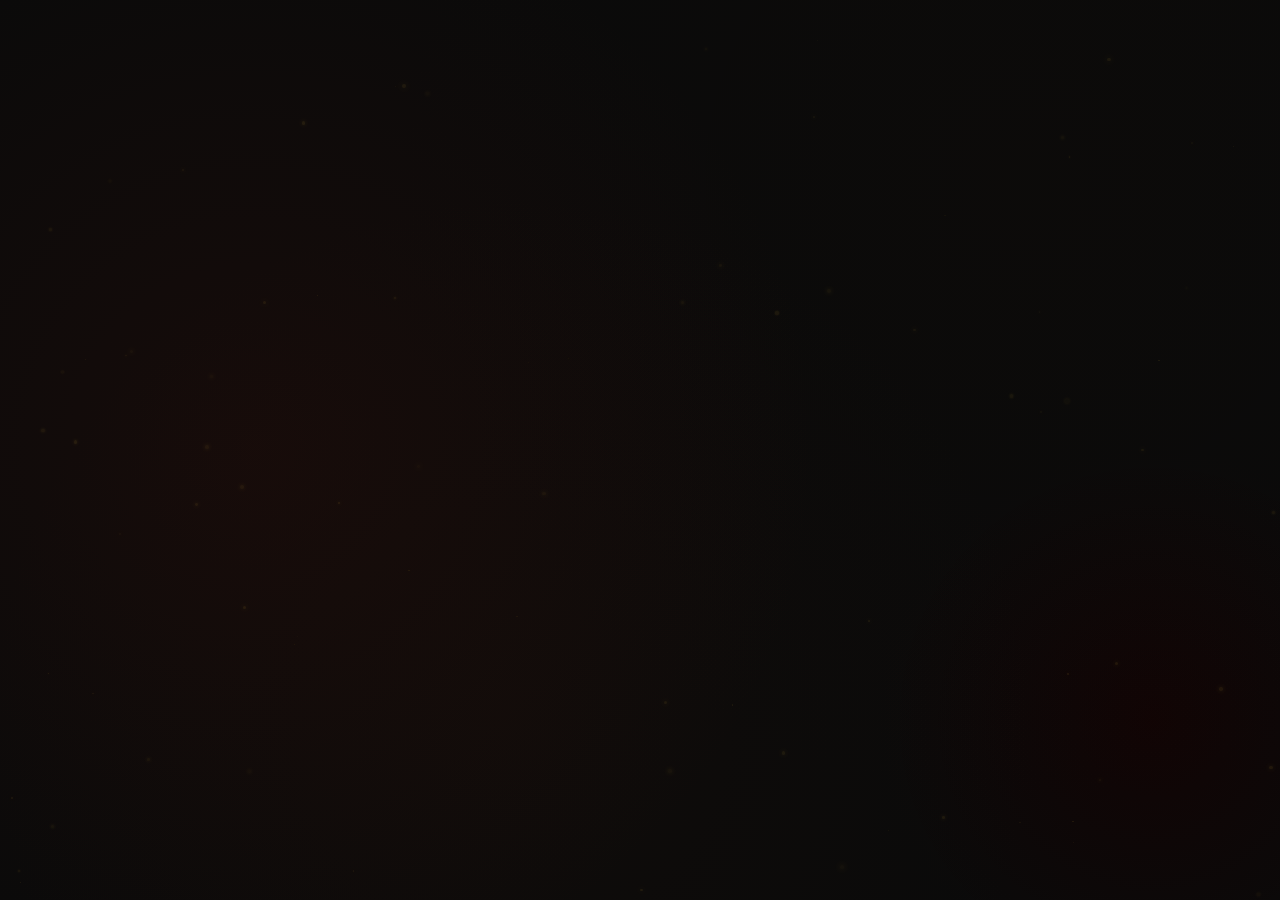
<file: index.html>
<!DOCTYPE html>
<html lang="pt-BR">
<head>
  <meta charset="utf-8">
  <meta name="viewport" content="width=device-width,initial-scale=1">
  <title>Legend of Asterya — Protótipo</title>
  <link rel="preconnect" href="https://fonts.googleapis.com">
  <link rel="preconnect" href="https://fonts.gstatic.com" crossorigin>
  <link rel="stylesheet" href="css/style.css">
  <link href="https://fonts.googleapis.com/css2?family=MedievalSharp&family=Cinzel:wght@400;700;900&family=UnifrakturMaguntia&display=swap" rel="stylesheet">
  <link rel="stylesheet" href="https://cdnjs.cloudflare.com/ajax/libs/font-awesome/6.4.0/css/all.min.css">

</head>
<body>
  <!-- Efeitos de partículas -->
  <div id="particles"></div>
  <div class="smoke"></div>
  
  <!-- Tela principal -->
  <section id="screen1" class="screen active" aria-hidden="false">
    <div class="game-title">
      <h1 id="gameTitle">Legend of Asterya</h1>
      <p id="subtitle">Aventura Épica RPG</p>
    </div>
    <div class="menu-buttons" role="menu">
      <button class="btn btn-primary" id="playBtn">
        <i class="fas fa-skull-crossbones"></i> <span class="btn-text">Iniciar Jornada</span>
      </button>
      <button class="btn btn-secondary" id="creditsBtn">
        <i class="fas fa-scroll"></i> <span class="btn-text">Créditos</span>
      </button>
    </div>
    <!-- Texto de dica no estilo Souls -->
    <div class="hint">Prepare to face your destiny. Every decision has consequences...</div>
  </section>
  
  <script>
    // Simulação de partículas
    const particlesContainer = document.getElementById('particles');
    const particlesCount = 80;
    
    for (let i = 0; i < particlesCount; i++) {
      const particle = document.createElement('div');
      particle.style.position = 'absolute';
      particle.style.width = Math.random() * 3 + 1 + 'px';
      particle.style.height = particle.style.width;
      particle.style.background = `rgba(212, 175, 55, ${Math.random() * 0.3 + 0.1})`;
      particle.style.borderRadius = '50%';
      particle.style.left = Math.random() * 100 + '%';
      particle.style.top = Math.random() * 100 + '%';
      particle.style.boxShadow = `0 0 ${Math.random() * 5 + 2}px rgba(212, 175, 55, 0.5)`;
      
      // Animação para partículas
      particle.animate([
        { transform: 'translateY(0px)', opacity: Math.random() * 0.5 + 0.2 },
        { transform: `translateY(${Math.random() * 50 - 25}px)`, opacity: 0 }
      ], {
        duration: Math.random() * 3000 + 2000,
        iterations: Infinity,
        direction: 'alternate'
      });
      
      particlesContainer.appendChild(particle);
    }
    
    // Adicionar funcionalidade aos botões
    document.getElementById('playBtn').addEventListener('click', function() {
      this.innerHTML = '<i class="fas fa-dragon"></i> <span class="btn-text">Prepare to Die...</span>';
      this.style.animation = 'pulse 0.5s 3';
      
      // Efeito sonoro simulado
      const audioContext = new (window.AudioContext || window.webkitAudioContext)();
      const oscillator = audioContext.createOscillator();
      const gainNode = audioContext.createGain();
      
      oscillator.connect(gainNode);
      gainNode.connect(audioContext.destination);
      
      oscillator.frequency.setValueAtTime(220, audioContext.currentTime);
      oscillator.frequency.exponentialRampToValueAtTime(440, audioContext.currentTime + 0.5);
      
      gainNode.gain.setValueAtTime(0.1, audioContext.currentTime);
      gainNode.gain.exponentialRampToValueAtTime(0.01, audioContext.currentTime + 0.5);
      
      oscillator.start();
      oscillator.stop(audioContext.currentTime + 0.5);
      
      // Mensagem no console (simulando início do jogo)
      console.log('%c⚔️ Legend of Asterya ⚔️', 'font-family: "MedievalSharp", cursive; font-size: 18px; color: #d4af37;');
      console.log('%cPrepare for a challenging journey ahead...', 'font-style: italic; color: #c0a050;');
      
      setTimeout(() => {
        alert("Your journey begins now. The world of Asterya awaits...");
      }, 800);
    });
    
    document.getElementById('creditsBtn').addEventListener('click', function() {
      this.innerHTML = '<i class="fas fa-crown"></i> <span class="btn-text">Lore & Credits</span>';
      
      // Criar um modal de créditos no estilo Dark Souls
      const modal = document.createElement('div');
      modal.style.position = 'fixed';
      modal.style.top = '0';
      modal.style.left = '0';
      modal.style.width = '100%';
      modal.style.height = '100%';
      modal.style.backgroundColor = 'rgba(5, 5, 5, 0.95)';
      modal.style.display = 'flex';
      modal.style.justifyContent = 'center';
      modal.style.alignItems = 'center';
      modal.style.zIndex = '1000';
      modal.style.opacity = '0';
      modal.style.transition = 'opacity 1s';
      
      const modalContent = document.createElement('div');
      modalContent.style.padding = '2rem';
      modalContent.style.maxWidth = '600px';
      modalContent.style.textAlign = 'center';
      modalContent.style.border = '2px solid #8b4513';
      modalContent.style.background = 'linear-gradient(to bottom, rgba(20, 10, 5, 0.9), rgba(5, 2, 1, 0.9))';
      modalContent.style.boxShadow = '0 0 40px rgba(139, 69, 19, 0.5)';
      
      modalContent.innerHTML = `
        <h2 style="font-family: 'UnifrakturMaguntia', cursive; color: #d4af37; font-size: 2.5rem; margin-bottom: 1rem;">Lore of Asterya</h2>
        <p style="margin-bottom: 1.5rem; line-height: 1.6; color: #c0a050;">
          In a forgotten age, the kingdom of Asterya flourished under the benevolent rule of the Sun King. 
          But darkness fell when the Eternal Night consumed the land, and the king's soul was shattered into fragments. 
          Now, as the Chosen Undead, you must journey through cursed lands, face monstrous foes, and reclaim the soul fragments to restore light to Asterya.
        </p>
        <h3 style="color: #d4af37; margin-bottom: 1rem; border-bottom: 1px solid #8b4513; padding-bottom: 0.5rem;">Credits</h3>
        <ul style="list-style-type: none; color: #c0a050;">
          <li>Game Design: The Ashen One</li>
          <li>Art Direction: Firelink Studio</li>
          <li>Music & Sound: Souls of Astora</li>
          <li>Narrative: Lorekeepers Guild</li>
        </ul>
        <button id="closeModal" style="margin-top: 2rem; padding: 0.8rem 2rem; background: transparent; border: 1px solid #8b4513; color: #d4af37; font-family: 'Cinzel', serif; cursor: pointer; transition: all 0.3s;">
          <i class="fas fa-times"></i> Return
        </button>
      `;
      
      modal.appendChild(modalContent);
      document.body.appendChild(modal);
      
      // Animar a entrada do modal
      setTimeout(() => {
        modal.style.opacity = '1';
      }, 10);
      
      // Fechar modal
      document.getElementById('closeModal').addEventListener('click', function() {
        modal.style.opacity = '0';
        setTimeout(() => {
          document.body.removeChild(modal);
          document.getElementById('creditsBtn').innerHTML = '<i class="fas fa-scroll"></i> <span class="btn-text">Créditos</span>';
        }, 1000);
      });
    });
    
    // Efeito de digitação no subtítulo
    const subtitle = document.getElementById('subtitle');
    const originalText = subtitle.textContent;
    subtitle.textContent = '';
    
    let i = 0;
    const typeWriter = () => {
      if (i < originalText.length) {
        subtitle.textContent += originalText.charAt(i);
        i++;
        setTimeout(typeWriter, 50);
      }
    };
    
    // Iniciar efeito de digitação após a animação de entrada
    setTimeout(typeWriter, 2000);
  </script>
</body>
</html>
</file>
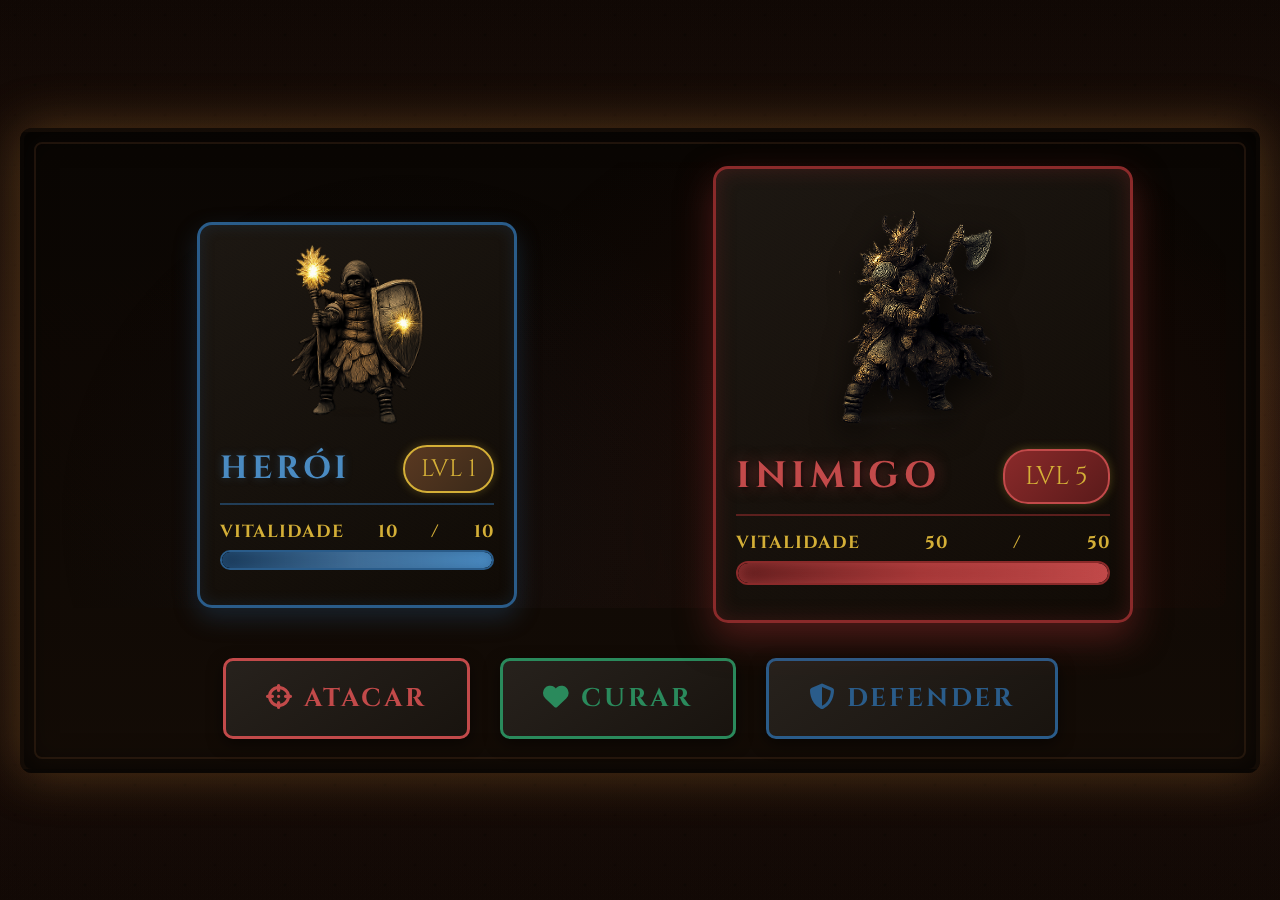
<file: battle.html>
<!DOCTYPE html>
<html lang="pt-br">

<head>
    <meta charset="UTF-8">
    <meta name="viewport" content="width=device-width, initial-scale=1.0">
    <title>Dark Souls Hud - Herói vs Inimigo</title>
    <link rel="stylesheet"
        href="https://fonts.googleapis.com/css2?family=Cinzel:wght@400;700;900&family=MedievalSharp&display=swap">
    <link rel="stylesheet" href="https://cdnjs.cloudflare.com/ajax/libs/font-awesome/6.4.0/css/all.min.css">
    <style>
        * {
            margin: 0;
            padding: 0;
            box-sizing: border-box;
        }

        body {
            font-family: 'Cinzel', serif;
            background:
                radial-gradient(circle at 20% 50%, rgba(120, 60, 20, 0.15) 0%, transparent 20%),
                radial-gradient(circle at 80% 50%, rgba(180, 30, 30, 0.2) 0%, transparent 25%),
                linear-gradient(to bottom, #0a0603 0%, #1a0f0a 40%, #0c0704 100%);
            color: #d4af37;
            min-height: 100vh;
            display: flex;
            justify-content: center;
            align-items: center;
            padding: 20px;
            overflow-x: hidden;
            position: relative;
        }

        body::before {
            content: "";
            position: fixed;
            top: 0;
            left: 0;
            width: 100%;
            height: 100%;
            background-image:
                radial-gradient(circle at 30% 30%, transparent 1px, rgba(90, 57, 33, 0.03) 2px),
                radial-gradient(circle at 70% 70%, transparent 1px, rgba(138, 42, 42, 0.03) 2px);
            background-size: 50px 50px;
            z-index: 0;
            pointer-events: none;
        }

        .container {
            width: 100%;
            max-width: 1400px;
            border: 4px solid transparent;
            border-radius: 12px;
            background:
                linear-gradient(rgba(10, 6, 3, 0.97), rgba(20, 12, 6, 0.97)),
                repeating-linear-gradient(45deg, transparent, transparent 2px, rgba(90, 57, 33, 0.1) 2px, rgba(90, 57, 33, 0.1) 4px);
            padding: 30px;
            position: relative;
            z-index: 1;
            box-shadow:
                0 0 50px rgba(180, 120, 50, 0.4),
                inset 0 0 30px rgba(0, 0, 0, 0.7);
        }

        .container::before {
            content: "";
            position: absolute;
            top: 10px;
            left: 10px;
            right: 10px;
            bottom: 10px;
            border: 2px solid rgba(90, 57, 33, 0.3);
            border-radius: 8px;
            pointer-events: none;
            z-index: -1;
        }

        .title-section {
            text-align: center;
            margin-bottom: 40px;
            position: relative;
            padding-bottom: 20px;
        }

        .title-section::after {
            content: "";
            position: absolute;
            bottom: 0;
            left: 25%;
            right: 25%;
            height: 3px;
            background: linear-gradient(to right, transparent, #d4af37, transparent);
        }

        .game-title {
            font-size: 3.5rem;
            font-weight: 900;
            text-transform: uppercase;
            letter-spacing: 8px;
            color: #d4af37;
            text-shadow:
                0 0 10px rgba(212, 175, 55, 0.5),
                2px 2px 4px rgba(0, 0, 0, 0.8),
                4px 4px 0 rgba(90, 57, 33, 0.5);
            margin-bottom: 10px;
        }

        .subtitle {
            font-size: 1.3rem;
            color: #b89446;
            letter-spacing: 3px;
            font-style: italic;
        }

        .battle-arena {
            display: flex;
            justify-content: space-between;
            align-items: flex-end;
            margin-bottom: 50px;
            position: relative;
            min-height: 400px;
            padding: 0 20px;
        }

        .arena-background {
            position: absolute;
            top: 0;
            left: 0;
            width: 100%;
            height: 100%;
            background:
                radial-gradient(circle at 30% 80%, rgba(42, 92, 138, 0.05) 0%, transparent 40%),
                radial-gradient(circle at 70% 80%, rgba(138, 42, 42, 0.1) 0%, transparent 50%);
            z-index: 0;
            border-radius: 10px;
        }

        .character-side {
            position: relative;
            z-index: 2;
            display: flex;
            flex-direction: column;
            align-items: center;
            flex: 1;
        }

        .hero-side {
            align-self: flex-start;
            margin-top: 60px;
        }

        .enemy-side {
            align-self: flex-end;
        }

        .character-card {
            border: 3px solid;
            border-radius: 15px;
            padding: 20px;
            background:
                linear-gradient(145deg, rgba(30, 25, 20, 0.9), rgba(15, 10, 5, 0.9)),
                repeating-linear-gradient(30deg, transparent, transparent 1px, rgba(212, 175, 55, 0.05) 1px, rgba(212, 175, 55, 0.05) 3px);
            box-shadow:
                0 10px 30px rgba(0, 0, 0, 0.8),
                inset 0 0 20px rgba(0, 0, 0, 0.5);
            position: relative;
            display: flex;
            flex-direction: column;
            align-items: center;
            transition: transform 0.3s, box-shadow 0.3s;
        }

        .character-card:hover {
            transform: translateY(-5px);
        }

        .hero-card {
            border-color: #2a5c8a;
            width: 320px;
            box-shadow:
                0 10px 25px rgba(42, 92, 138, 0.3),
                inset 0 0 15px rgba(42, 92, 138, 0.2);
        }

        .enemy-card {
            border-color: #8a2a2a;
            width: 420px;
            box-shadow:
                0 15px 35px rgba(138, 42, 42, 0.5),
                inset 0 0 20px rgba(138, 42, 42, 0.3);
            margin-bottom: -15px;
        }

        .sprite-container {
            margin-bottom: 20px;
            display: flex;
            justify-content: center;
            align-items: center;
            position: relative;
        }

        .hero-sprite-container {
            width: 150px;
            height: 180px;
        }

        .enemy-sprite-container {
            width: 190px;
            height: 240px;
            filter: drop-shadow(0 10px 15px rgba(0, 0, 0, 0.7));
        }

        .sprite {
            width: 100%;
            height: 100%;
            object-fit: contain;
            transition: transform 0.3s;
        }

        .enemy-sprite {
            transform: scale(1.05);
        }

        .character-title {
            display: flex;
            justify-content: space-between;
            align-items: center;
            margin-bottom: 15px;
            border-bottom: 2px solid;
            padding-bottom: 10px;
            width: 100%;
        }

        .hero-title {
            border-color: rgba(42, 92, 138, 0.6);
        }

        .enemy-title {
            border-color: rgba(138, 42, 42, 0.6);
        }

        .character-name {
            font-size: 2rem;
            font-weight: bold;
            text-transform: uppercase;
            letter-spacing: 4px;
            color: #d4af37;
        }

        .hero-name {
            color: #4a8bc2;
            text-shadow: 0 0 10px rgba(74, 139, 194, 0.3);
        }

        .enemy-name {
            color: #c24a4a;
            font-size: 2.3rem;
            text-shadow:
                0 0 15px rgba(194, 74, 74, 0.5),
                2px 2px 4px rgba(0, 0, 0, 0.7);
            letter-spacing: 5px;
        }

        .character-level {
            font-size: 1.5rem;
            background: linear-gradient(135deg, #5a3921, #3a2919);
            color: #d4af37;
            padding: 6px 16px;
            border-radius: 25px;
            border: 2px solid #d4af37;
            box-shadow: 0 0 10px rgba(212, 175, 55, 0.3);
        }

        .enemy-level {
            background: linear-gradient(135deg, #8a2a2a, #5a1a1a);
            border-color: #c24a4a;
            font-size: 1.6rem;
            padding: 8px 20px;
        }

        .hp-bar-container {
            margin-bottom: 15px;
            width: 100%;
        }

        .hp-label {
            display: flex;
            justify-content: space-between;
            margin-bottom: 6px;
            font-size: 1.1rem;
            font-weight: bold;
            text-transform: uppercase;
            letter-spacing: 1px;
        }

        .hp-bar {
            height: 20px;
            background: rgba(0, 0, 0, 0.8);
            border: 2px solid;
            border-radius: 12px;
            overflow: hidden;
            position: relative;
            box-shadow: inset 0 0 10px rgba(0, 0, 0, 0.8);
        }

        .hero-bar {
            border-color: #2a5c8a;
        }

        .enemy-bar {
            border-color: #8a2a2a;
            height: 24px;
        }

        .hp-fill {
            height: 100%;
            border-radius: 10px;
            transition: width 0.5s cubic-bezier(0.34, 1.56, 0.64, 1);
            position: relative;
            overflow: hidden;
        }

        .hero-hp {
            background: linear-gradient(90deg, #1a3a5a, #2a5c8a, #4a8bc2);
            box-shadow: inset 0 0 10px rgba(42, 92, 138, 0.5);
        }

        .hero-hp::after {
            content: "";
            position: absolute;
            top: 0;
            left: 0;
            right: 0;
            bottom: 0;
            background: linear-gradient(90deg, transparent, rgba(255, 255, 255, 0.1), transparent);
            animation: shine 2s infinite;
        }

        .enemy-hp {
            background: linear-gradient(90deg, #5a1a1a, #8a2a2a, #c24a4a);
            box-shadow:
                inset 0 0 15px rgba(194, 74, 74, 0.6),
                0 0 10px rgba(194, 74, 74, 0.3);
        }

        .enemy-hp::after {
            content: "";
            position: absolute;
            top: 0;
            left: 0;
            right: 0;
            bottom: 0;
            background: linear-gradient(90deg, transparent, rgba(255, 100, 100, 0.2), transparent);
            animation: shine 1.5s infinite;
        }

        .actions-section {
            text-align: center;
            margin-top: 40px;
            position: relative;
        }

        .actions-container {
            display: flex;
            justify-content: center;
            gap: 30px;
            flex-wrap: wrap;
        }

        .action-button {
            padding: 20px 40px;
            font-family: 'Cinzel', serif;
            font-size: 1.6rem;
            font-weight: bold;
            text-transform: uppercase;
            background: linear-gradient(145deg, rgba(40, 35, 30, 0.95), rgba(25, 20, 15, 0.95));
            color: #d4af37;
            border: 3px solid;
            border-radius: 10px;
            cursor: pointer;
            transition: all 0.3s;
            letter-spacing: 3px;
            min-width: 200px;
            text-align: center;
            position: relative;
            overflow: hidden;
            box-shadow: 0 5px 15px rgba(0, 0, 0, 0.5);
        }

        .action-button::before {
            content: "";
            position: absolute;
            top: 0;
            left: -100%;
            width: 100%;
            height: 100%;
            background: linear-gradient(90deg, transparent, rgba(255, 255, 255, 0.1), transparent);
            transition: left 0.5s;
        }

        .action-button:hover::before {
            left: 100%;
        }

        .action-button:hover {
            transform: translateY(-8px);
            box-shadow: 0 15px 25px rgba(0, 0, 0, 0.7);
        }

        .attack-btn {
            border-color: #c24a4a;
            color: #c24a4a;
        }

        .attack-btn:hover {
            background: linear-gradient(145deg, rgba(138, 42, 42, 0.9), rgba(90, 30, 30, 0.9));
            color: #fff;
            text-shadow: 0 0 10px rgba(255, 100, 100, 0.7);
            box-shadow: 0 15px 25px rgba(194, 74, 74, 0.4);
        }

        .heal-btn {
            border-color: #2a8a5c;
            color: #2a8a5c;
        }

        .heal-btn:hover {
            background: linear-gradient(145deg, rgba(42, 138, 92, 0.9), rgba(30, 100, 70, 0.9));
            color: #fff;
            text-shadow: 0 0 10px rgba(100, 255, 180, 0.5);
        }

        .defend-btn {
            border-color: #2a5c8a;
            color: #2a5c8a;
        }

        .defend-btn:hover {
            background: linear-gradient(145deg, rgba(42, 92, 138, 0.9), rgba(30, 70, 100, 0.9));
            color: #fff;
            text-shadow: 0 0 10px rgba(100, 180, 255, 0.5);
        }

        @keyframes shine {
            0% {
                transform: translateX(-100%);
            }

            100% {
                transform: translateX(100%);
            }
        }

        @keyframes pulse {
            0% {
                transform: scale(1);
            }

            50% {
                transform: scale(1.02);
            }

            100% {
                transform: scale(1);
            }
        }

        .enemy-pulse {
            animation: pulse 3s infinite ease-in-out;
        }

        @media (max-width: 1200px) {
            .battle-arena {
                flex-direction: column;
                align-items: center;
                gap: 40px;
                min-height: auto;
            }

            .hero-side,
            .enemy-side {
                align-self: center;
                margin: 0;
            }

            .enemy-card {
                margin-bottom: 0;
            }
        }

        @media (max-width: 768px) {
            .game-title {
                font-size: 2.5rem;
                letter-spacing: 5px;
            }

            .character-card {
                width: 95% !important;
            }

            .hero-sprite-container {
                width: 150px;
                height: 180px;
            }

            .enemy-sprite-container {
                width: 200px;
                height: 250px;
            }

            .actions-container {
                flex-direction: column;
                align-items: center;
            }
        }
    </style>
</head>

<body>
    <div class="container">
        <div class="battle-arena">
            <div class="arena-background"></div>

            <div class="character-side hero-side">
                <div class="character-card hero-card">
                    <div class="sprite-container hero-sprite-container">
                        <img src="img/heros/cleric.png" alt="Herói" class="sprite">
                    </div>

                    <div class="character-title hero-title">
                        <div class="character-name hero-name">HERÓI</div>
                        <div class="character-level">LVL 1</div>
                    </div>

                    <div class="hp-bar-container">
                        <div class="hp-label">
                            <span>VITALIDADE</span>
                            <span>10</span>/<span>10</span>
                        </div>
                        <div class="hp-bar hero-bar">
                            <div class="hp-fill hero-hp" style="width: 100%"></div>
                        </div>
                    </div>
                </div>
            </div>

            <div class="character-side enemy-side">
                <div class="character-card enemy-card enemy-pulse">
                    <div class="sprite-container enemy-sprite-container">
                        <img src="img/heros/barbarian.png" alt="Inimigo" class="sprite enemy-sprite">
                    </div>

                    <div class="character-title enemy-title">
                        <div class="character-name enemy-name">Inimigo</div>
                        <div class="character-level enemy-level">LVL 5</div>
                    </div>

                    <div class="hp-bar-container">
                        <div class="hp-label">
                            <span>VITALIDADE</span>
                            <span>50</span>/<span>50</span>
                        </div>
                        <div class="hp-bar enemy-bar">
                            <div class="hp-fill enemy-hp" style="width: 100%"></div>
                        </div>
                    </div>
                </div>
            </div>
        </div>

        <div class="actions-section">
            <div class="actions-container">
                <button class="action-button attack-btn">
                    <i class="fas fa-crosshairs"></i> ATACAR
                </button>
                <button class="action-button heal-btn">
                    <i class="fas fa-heart"></i> CURAR
                </button>
                <button class="action-button defend-btn">
                    <i class="fas fa-shield-alt"></i> DEFENDER
                </button>
            </div>
        </div>
    </div>
</body>

</html>
</file>
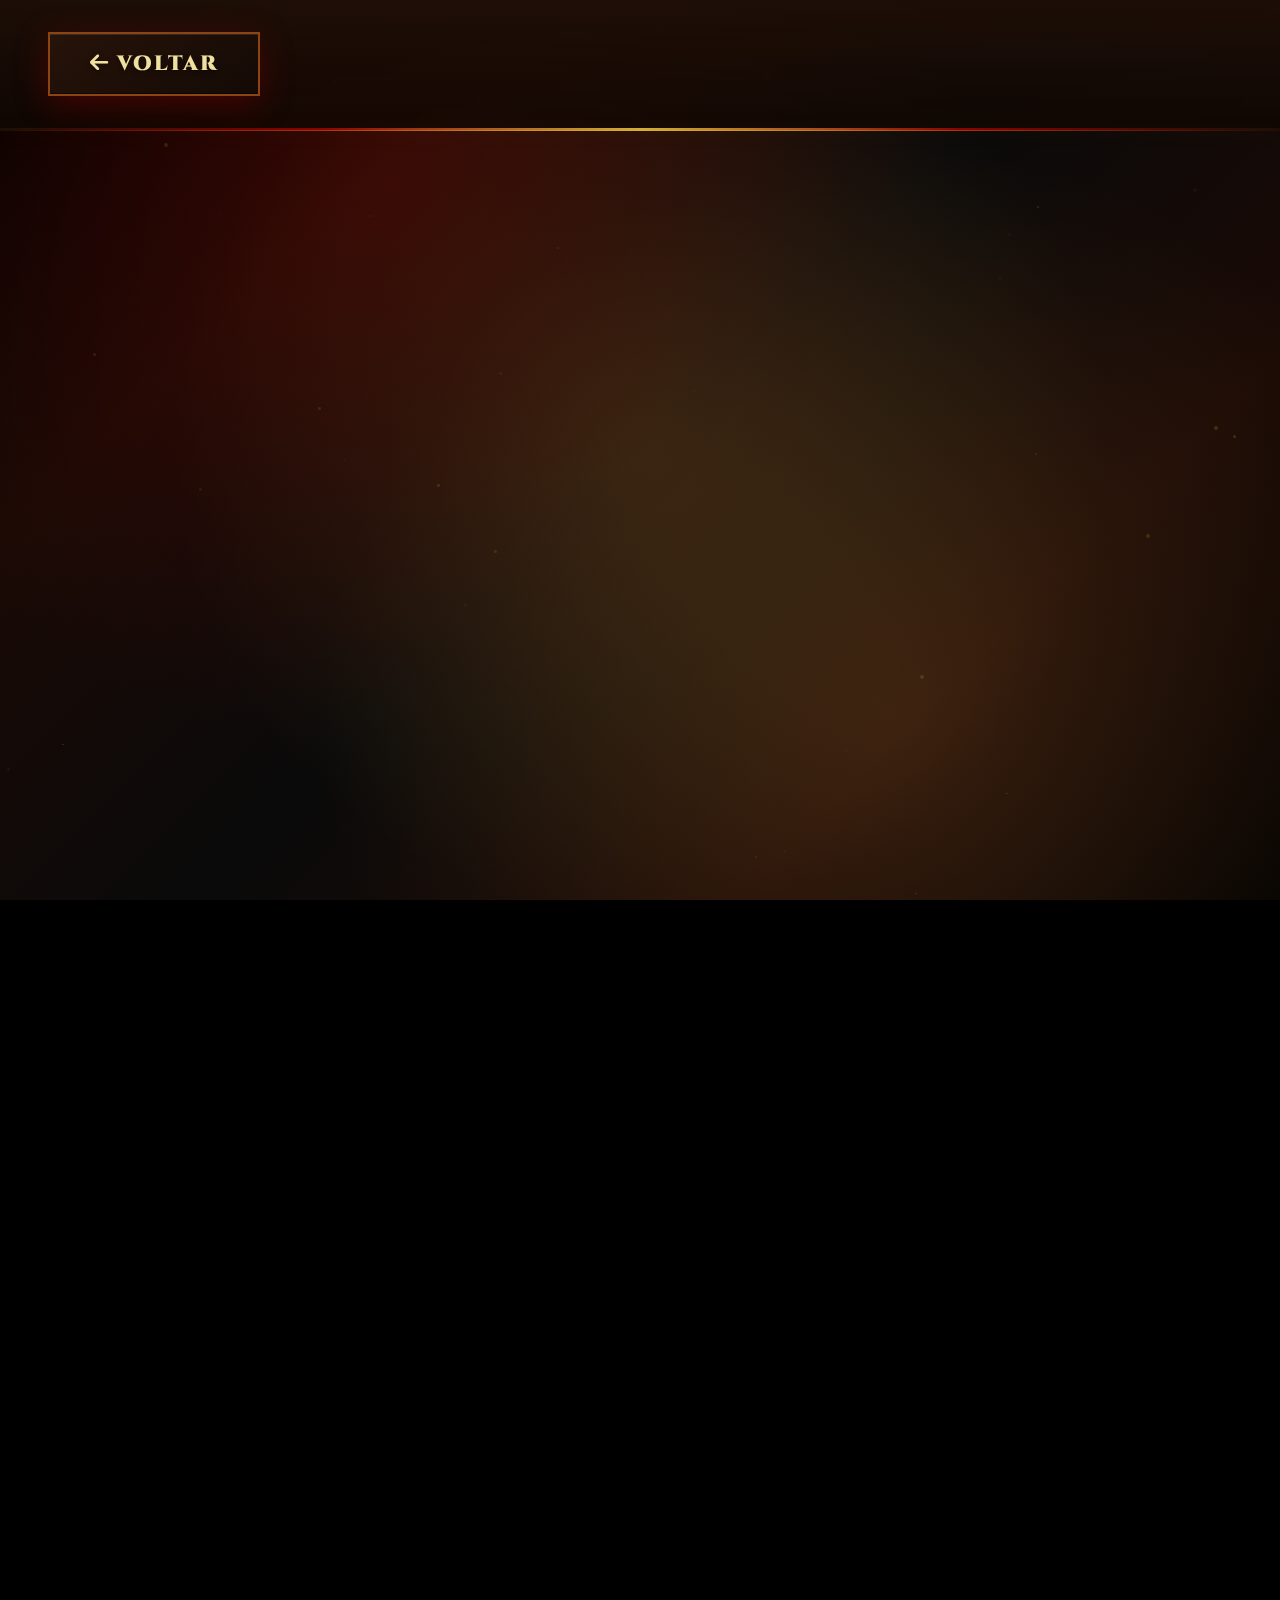
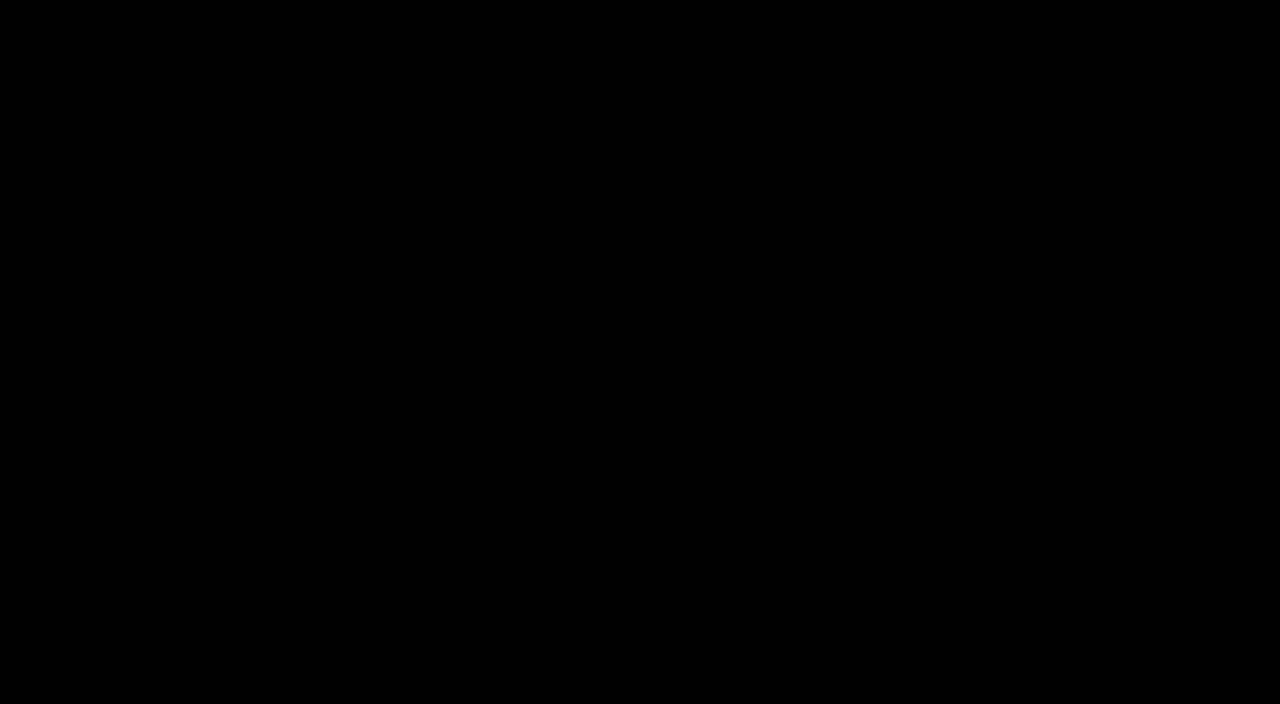
<file: home.html>
<!DOCTYPE html>
<html lang="pt-BR">

<head>
    <meta charset="utf-8">
    <meta name="viewport" content="width=device-width,initial-scale=1">
    <title>Legend of Asterya — Criação de Personagem</title>
    <link rel="preconnect" href="https://fonts.googleapis.com">
    <link rel="preconnect" href="https://fonts.gstatic.com" crossorigin>
    <link
        href="https://fonts.googleapis.com/css2?family=MedievalSharp&family=Cinzel:wght@400;700;900&family=UnifrakturMaguntia&display=swap"
        rel="stylesheet">
    <link rel="stylesheet" href="https://cdnjs.cloudflare.com/ajax/libs/font-awesome/6.4.0/css/all.min.css">
    <link rel="stylesheet" href="css/home.css">
</head>

<body>
    <!-- Efeitos de fundo -->
    <div class="background-effect"></div>
    <div class="particles" id="particles"></div>

    <!-- Header -->
    <header class="nav-header">
        <button class="btn btn-secondary" id="backBtn">
            <i class="fas fa-arrow-left"></i> Voltar
        </button>
    </header>

    <!-- Tela principal -->
    <main class="screen" id="creationScreen">
        <h1 class="page-title">Forja do Destino</h1>

        <div class="creation-container">
            <!-- Painel de criação -->
            <div class="panel creation-form">
                <label class="form-label" for="heroName">Nome do Herói</label>
                <input type="text" id="heroName" class="name-input" placeholder="Digite o nome do seu herói"
                    maxlength="20">

                <label class="form-label">Escolha sua Classe</label>
                <div class="classes-grid" id="classesContainer"></div>
            </div>

            <!-- Painel de preview -->
            <div class="panel preview-panel">
                <h2 class="preview-title" id="previewTitle">Selecione uma Classe</h2>

                <div class="stats-container" id="statsContainer">
                    <!-- As estatísticas serão inseridas aqui via JavaScript -->
                </div>

                <div class="class-lore" id="loreContainer">
                    Sua escolha definirá sua jornada em Asterya. Cada classe possui habilidades únicas, fraquezas e uma
                    história que moldará seu destino.
                </div>

                <button class="btn btn-primary confirm-button" id="confirmBtn" disabled>
                    <i class="fas fa-fist-raised"></i> Confirmar Herói
                </button>
            </div>
        </div>
    </main>

    <script>
        // Dados das classes
        const gameClasses = [
            {
                id: 'warrior',
                name: 'Guerreiro das Cinzas',
                image: './img/heros/warrior.png',
                description: 'Mestre das armas corpo a corpo',
                lore: 'Um veterano de inúmeras batalhas, forjado no calor do combate. O Guerreiro das Cinzas é resiliente, poderoso e implacável. Sua armadura pesada e espada larga são tão temidas quanto sua determinação inabalável. Você sobreviveu à Grande Purificação e agora busca redenção nas terras amaldiçoadas de Asterya.',
                stats: {
                    força: 16,
                    destreza: 10,
                    constituição: 14,
                    inteligência: 8,
                    sabedoria: 9,
                    carisma: 11
                }
            },
            {
                id: 'mage',
                name: 'Arcano das Sombras',
                image: './img/heros/mage.png',
                description: 'Conjurador de magias arcanas',
                lore: 'Estudioso dos segredos proibidos, o Arcano das Sombras domina energias que desafiam a compreensão mortal. Seu conhecimento das artes obscuras permite manipular a realidade, mas cada feitiço custa um pedaço de sua humanidade. Nas bibliotecas proibidas de Lorian, você descobriu verdades que arruinariam mentes mais fracas.',
                stats: {
                    força: 8,
                    destreza: 9,
                    constituição: 10,
                    inteligência: 17,
                    sabedoria: 14,
                    carisma: 12
                }
            },
            {
                id: 'rogue',
                name: 'Ladino do Crepúsculo',
                image: './img/heros/rogue.png',
                description: 'Mestre da furtividade e precisão',
                lore: 'Nas vielas sombrias de Drangleic, você aprendeu que a lâmina mais afiada é a que não se vê. O Ladino do Crepúsculo é um artista da discrição, capaz de infiltrar-se nas fortalezas mais seguras e eliminar alvos antes que percebam o perigo. Sua agilidade é tão mortal quanto suas lâminas ocultas.',
                stats: {
                    força: 10,
                    destreza: 17,
                    constituição: 11,
                    inteligência: 12,
                    sabedoria: 13,
                    carisma: 14
                }
            },
            {
                id: 'cleric',
                name: 'Devoto do Sol',
                image: './img/heros/cleric.png',
                description: 'Canalizador do poder divino',
                lore: 'A fé é seu escudo, e a luz do Sol sua espada. Como Devoto do Sol, você serve aos deuses antigos de Asterya, canalizando seu poder para curar aliados e incinerar os impuros. Sua jornada é uma peregrinação sagrada para reacender a Chama Primordial que mantém a escuridão à distância.',
                stats: {
                    força: 12,
                    destreza: 9,
                    constituição: 13,
                    inteligência: 10,
                    sabedoria: 16,
                    carisma: 15
                }
            },
            {
                id: 'berserker',
                name: 'Bárbaro da Perdição',
                image: './img/heros/barbarian.png',
                description: 'Fúria incontrolável em batalha',
                lore: 'As tribos do Norte criam guerreiros que abraçam a fúria da batalha. O Bárbaro da Perdição não conhece medo ou piedade, apenas o êxtase do combate. Sua força titânica pode esmagar armaduras e derrubar portões. Mas cada explosão de fúria consome um pedaço de sua sanidade, aproximando-o da besta que habita dentro.',
                stats: {
                    força: 18,
                    destreza: 12,
                    constituição: 16,
                    inteligência: 7,
                    sabedoria: 8,
                    carisma: 10
                }
            },
            {
                id: 'ranger',
                name: 'Caçador da Floresta',
                image: './img/heros/ranger.png',
                description: 'Mestre do arco e da natureza',
                lore: 'As florestas ancestrais de Asterya são seu lar e fortaleza. Como Caçador da Floresta, você se move como uma sombra entre as árvores, suas flechas sempre encontram o alvo, e os segredos da natureza são seus aliados. Você testemunhou a corrupção que consome a floresta e jurou expurgá-la, flecha por flecha.',
                stats: {
                    força: 11,
                    destreza: 16,
                    constituição: 12,
                    inteligência: 10,
                    sabedoria: 14,
                    carisma: 13
                }
            }
        ];

        // Estado da aplicação
        const appState = {
            selectedClass: null,
            heroName: '',
            isConfirming: false
        };

        // Inicialização
        document.addEventListener('DOMContentLoaded', () => {
            initParticles();
            loadClasses();
            setupEventListeners();
            updateConfirmButton();
        });

        // Inicializar partículas de fundo
        function initParticles() {
            const container = document.getElementById('particles');
            for (let i = 0; i < 50; i++) {
                const particle = document.createElement('div');
                particle.style.position = 'absolute';
                particle.style.width = Math.random() * 3 + 1 + 'px';
                particle.style.height = particle.style.width;
                particle.style.background = `rgba(212, 175, 55, ${Math.random() * 0.2})`;
                particle.style.borderRadius = '50%';
                particle.style.left = Math.random() * 100 + '%';
                particle.style.top = Math.random() * 100 + '%';

                particle.animate([
                    { transform: 'translateY(0px)', opacity: 0.3 },
                    { transform: `translateY(${Math.random() * 50 - 25}px)`, opacity: 0 }
                ], {
                    duration: Math.random() * 3000 + 2000,
                    iterations: Infinity,
                    direction: 'alternate'
                });

                container.appendChild(particle);
            }
        }

        // Carregar classes na interface
        function loadClasses() {
            const container = document.getElementById('classesContainer');
            container.innerHTML = '';

            gameClasses.forEach(cls => {
                const classElement = document.createElement('div');
                classElement.className = 'class-option';
                classElement.dataset.classId = cls.id;

                classElement.innerHTML = `
                    <img src="${cls.image}" alt="${cls.name}" class="class-image">
                    <div class="class-name">${cls.name}</div>
                    <div class="class-description">${cls.description}</div>
                `;

                classElement.addEventListener('click', () => selectClass(cls.id));
                classElement.addEventListener('mouseenter', () => previewClass(cls.id));

                container.appendChild(classElement);
            });
        }

        // Selecionar uma classe
        function selectClass(classId) {
            // Remover seleção anterior
            document.querySelectorAll('.class-option').forEach(el => {
                el.classList.remove('selected');
            });

            // Marcar como selecionada
            const selectedElement = document.querySelector(`[data-class-id="${classId}"]`);
            if (selectedElement) {
                selectedElement.classList.add('selected');
            }

            // Atualizar estado
            appState.selectedClass = gameClasses.find(c => c.id === classId);

            // Atualizar preview
            updateClassPreview();

            // Atualizar botão de confirmação
            updateConfirmButton();
        }

        // Preview ao passar o mouse
        function previewClass(classId) {
            if (appState.selectedClass || appState.isConfirming) return;

            const cls = gameClasses.find(c => c.id === classId);
            if (!cls) return;

            updatePreviewContent(cls);
        }

        // Atualizar conteúdo do preview
        function updatePreviewContent(cls) {
            // Título
            document.getElementById('previewTitle').textContent = cls.name;

            // Estatísticas
            const statsContainer = document.getElementById('statsContainer');
            statsContainer.innerHTML = '';

            Object.entries(cls.stats).forEach(([stat, value]) => {
                const statElement = document.createElement('div');
                statElement.className = 'stat-item';
                statElement.innerHTML = `
                    <span class="stat-label">${stat}</span>
                    <span class="stat-value">${value}</span>
                `;
                statsContainer.appendChild(statElement);
            });

            // Lore
            document.getElementById('loreContainer').textContent = cls.lore;
        }

        // Atualizar preview da classe selecionada
        function updateClassPreview() {
            if (!appState.selectedClass) return;

            updatePreviewContent(appState.selectedClass);
        }

        // Atualizar botão de confirmação
        function updateConfirmButton() {
            const confirmBtn = document.getElementById('confirmBtn');
            const heroNameInput = document.getElementById('heroName');

            // Atualizar nome no estado
            appState.heroName = heroNameInput.value.trim();

            // Verificar se pode confirmar
            const canConfirm = appState.selectedClass && appState.heroName.length >= 2;

            confirmBtn.disabled = !canConfirm;

            if (canConfirm) {
                confirmBtn.innerHTML = `<i class="fas fa-fist-raised"></i> Confirmar ${appState.heroName}`;
            } else {
                confirmBtn.innerHTML = `<i class="fas fa-fist-raised"></i> Confirmar Herói`;
            }
        }

        // Configurar event listeners
        function setupEventListeners() {
            // Input do nome
            const heroNameInput = document.getElementById('heroName');
            heroNameInput.addEventListener('input', () => {
                updateConfirmButton();

                // Efeito visual
                if (heroNameInput.value.trim().length > 0) {
                    heroNameInput.style.borderColor = '#d4af37';
                } else {
                    heroNameInput.style.borderColor = '#8b4513';
                }
            });

            // Botão de confirmação
            document.getElementById('confirmBtn').addEventListener('click', confirmHero);

            // Botão de voltar
            document.getElementById('backBtn').addEventListener('click', () => {
                window.history.back();
            });
        }

        // Confirmar criação do herói
        function confirmHero() {
            if (!appState.selectedClass || appState.heroName.length < 2) return;

            appState.isConfirming = true;

            // Desativar inputs
            document.getElementById('heroName').disabled = true;
            document.querySelectorAll('.class-option').forEach(el => {
                el.style.pointerEvents = 'none';
                el.style.opacity = '0.6';
            });

            // Mostrar modal de confirmação
            showConfirmationModal();
        }

        // Mostrar modal de confirmação
        function showConfirmationModal() {
            const modal = document.createElement('div');
            modal.className = 'modal-overlay';

            modal.innerHTML = `
                <div class="modal-content">
                    <h2 class="modal-title">Destino Forjado</h2>
                    <div class="modal-message">
                        O herói <strong>${appState.heroName}</strong>,<br>
                        o <strong>${appState.selectedClass.name}</strong>,<br>
                        está pronto para sua jornada em Asterya!
                        <br><br>
                        <em>"Que sua lâmina nunca embace e sua coragem nunca falte."</em>
                    </div>
                    <button class="modal-button" id="startJourneyBtn">
                        Iniciar Jornada
                    </button>
                </div>
            `;

            document.body.appendChild(modal);

            // Configurar botão do modal
            setTimeout(() => {
                const startBtn = document.getElementById('startJourneyBtn');
                startBtn.addEventListener('click', () => {
                    // Aqui você redirecionaria para a próxima página
                    // window.location.href = 'game.html';
                    alert(`Redirecionando para a jornada de ${appState.heroName}...`);

                    // Por enquanto, apenas remove o modal
                    document.body.removeChild(modal);
                    appState.isConfirming = false;

                    // Reativar inputs (apenas para demonstração)
                    document.getElementById('heroName').disabled = false;
                    document.querySelectorAll('.class-option').forEach(el => {
                        el.style.pointerEvents = 'auto';
                        el.style.opacity = '1';
                    });
                });
            }, 100);
        }
    </script>
</body>

</html>
</file>
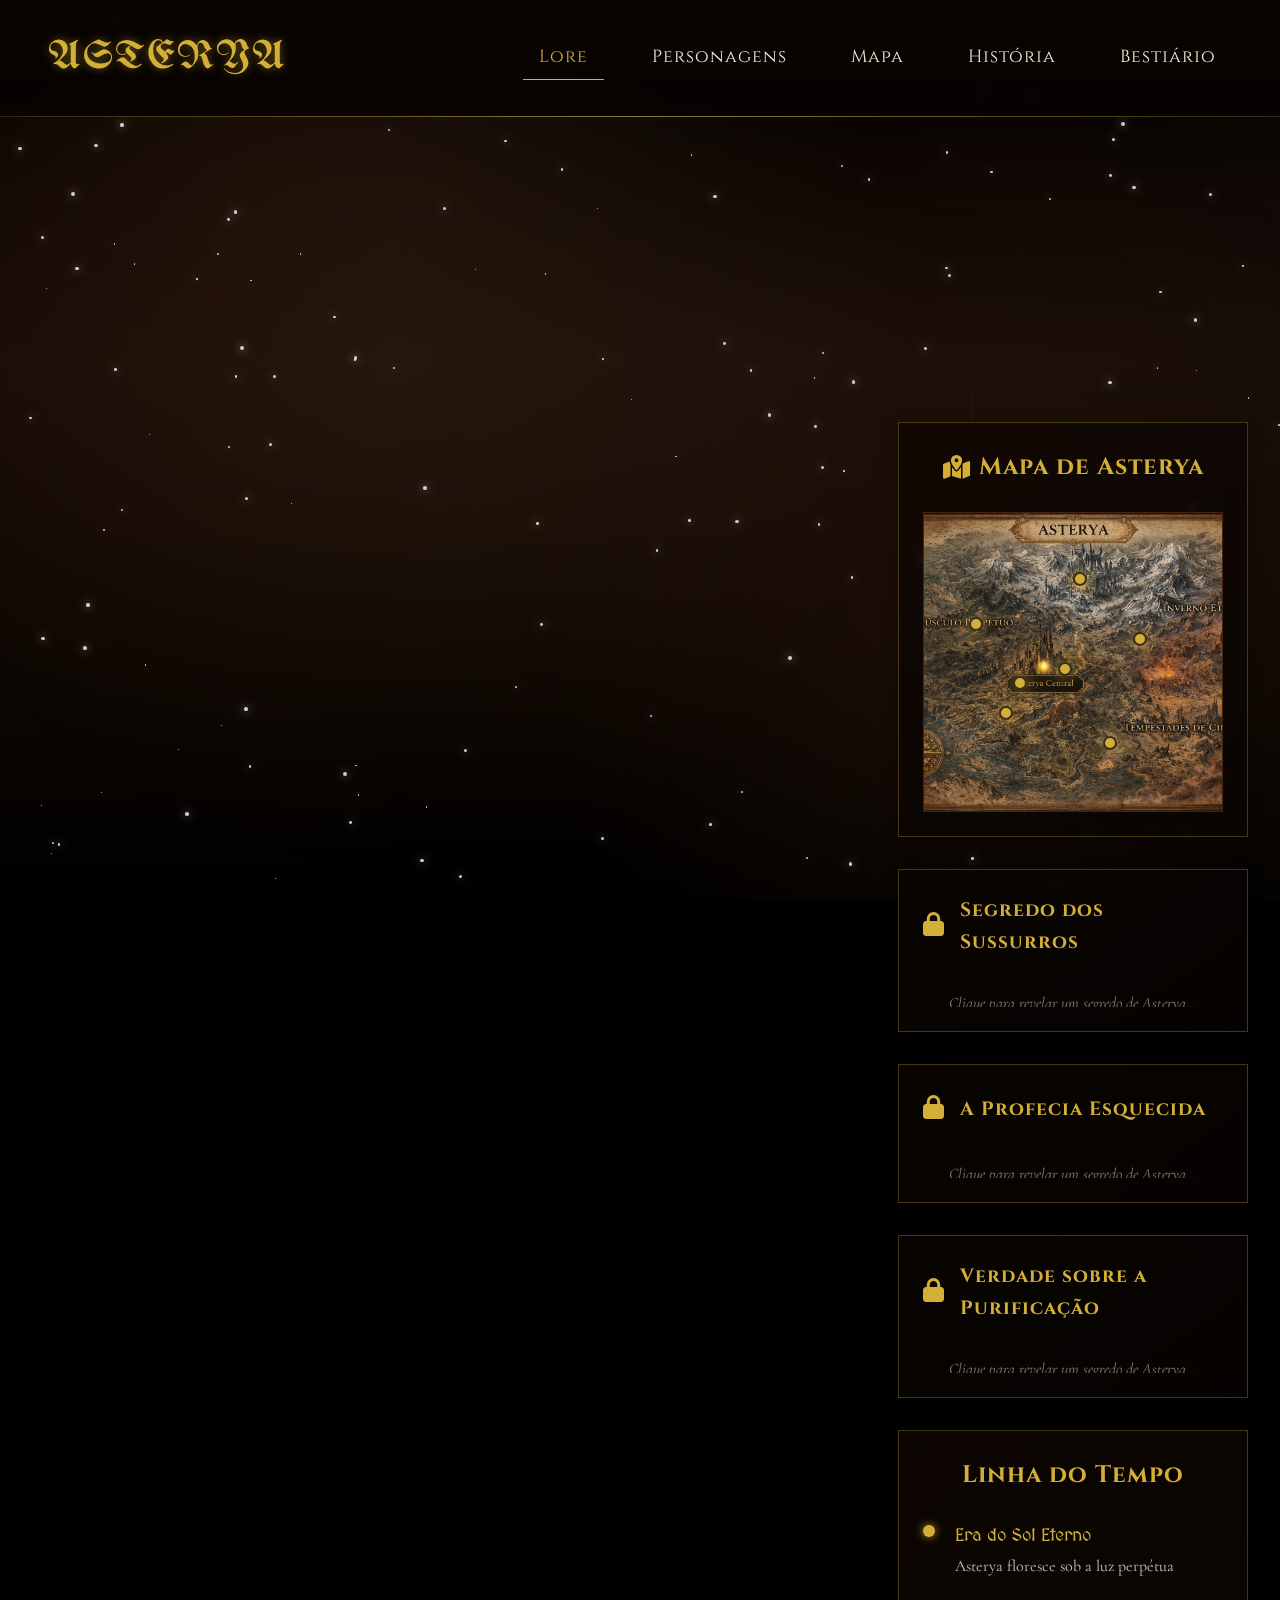
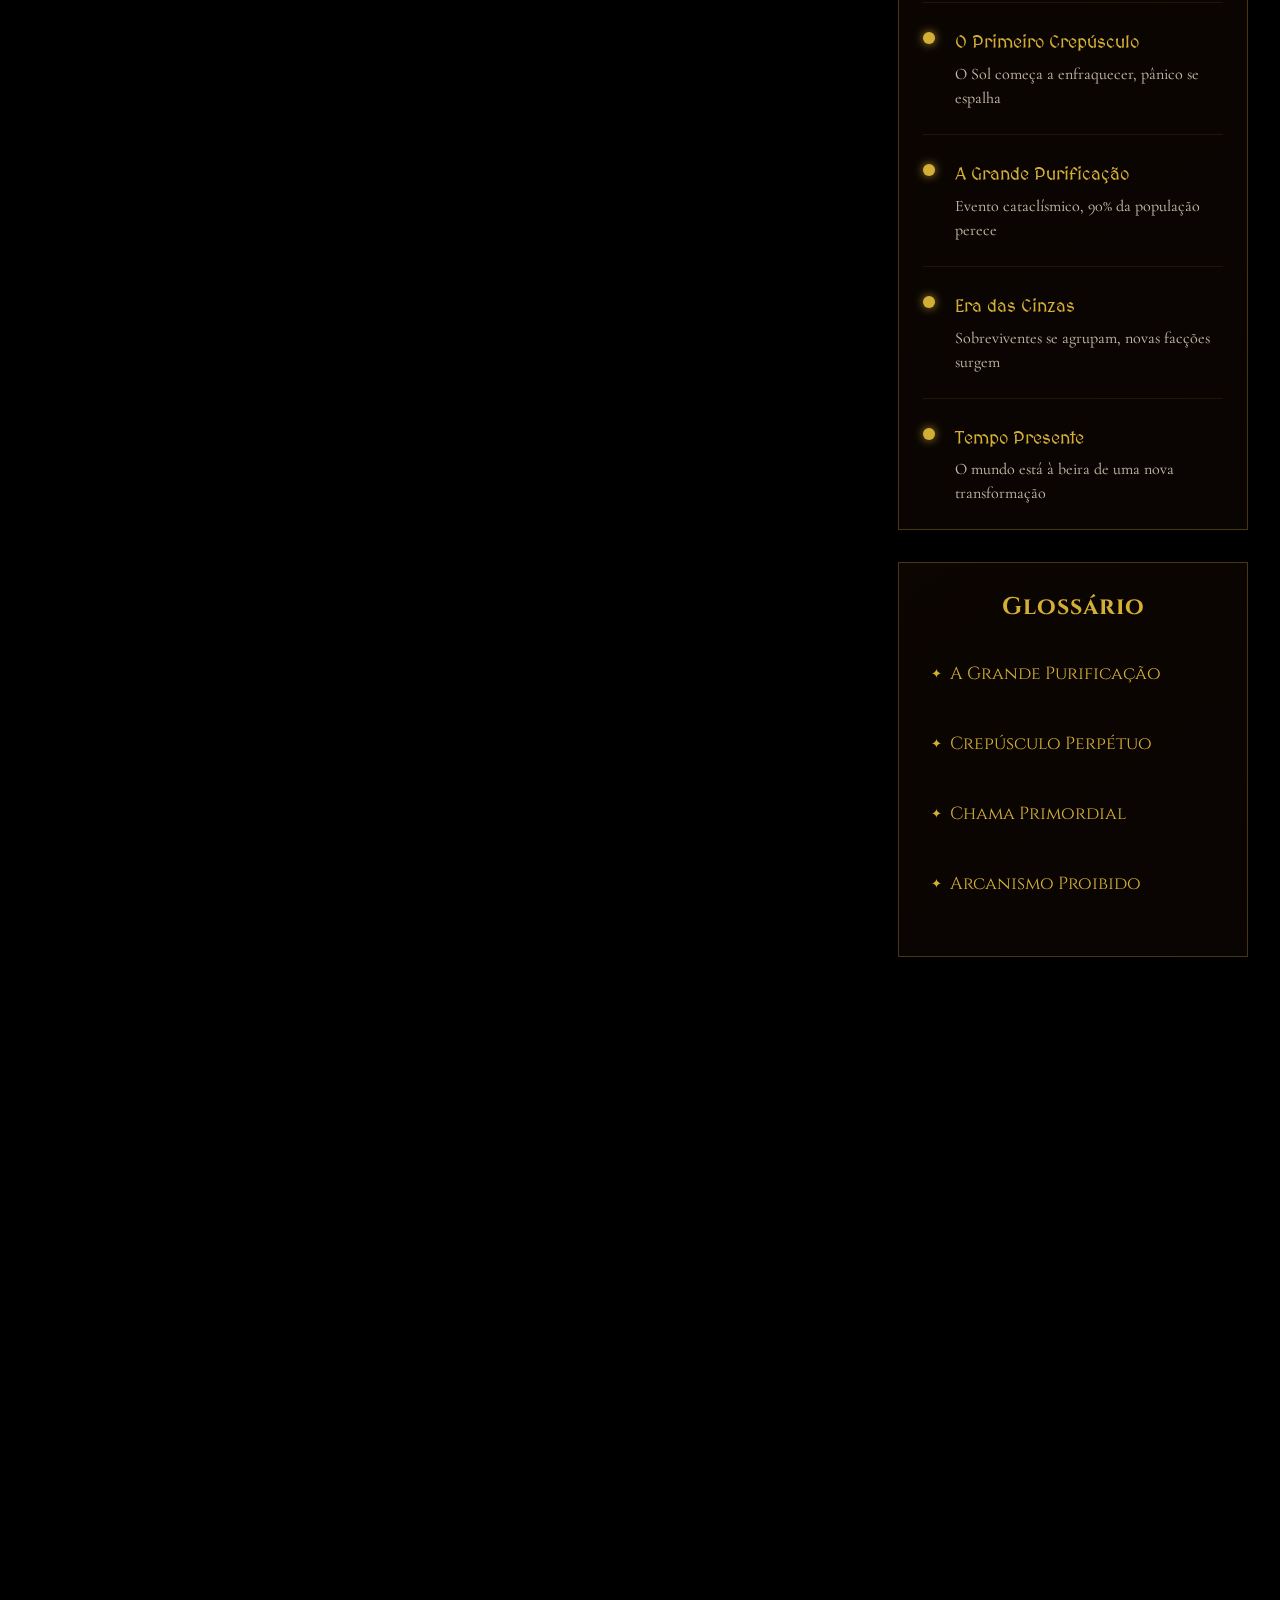
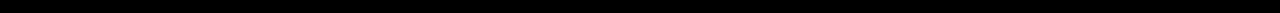
<file: lore.html>
<!DOCTYPE html>
<html lang="pt-BR">

<head>
    <meta charset="utf-8">
    <meta name="viewport" content="width=device-width,initial-scale=1">
    <title>Legend of Asterya — Lore e Histórias</title>
    <link rel="preconnect" href="https://fonts.googleapis.com">
    <link rel="preconnect" href="https://fonts.gstatic.com" crossorigin>
    <link
        href="https://fonts.googleapis.com/css2?family=MedievalSharp&family=Cinzel:wght@400;700;900&family=UnifrakturMaguntia&family=Cormorant+Garamond:wght@300;400;500;600&family=Eagle+Lake&display=swap"
        rel="stylesheet">
    <link rel="stylesheet" href="https://cdnjs.cloudflare.com/ajax/libs/font-awesome/6.4.0/css/all.min.css">
    <style>
        * {
            margin: 0;
            padding: 0;
            box-sizing: border-box;
        }

        :root {
            --primary-gold: #d4af37;
            --dark-gold: #b8860b;
            --blood-red: #8b0000;
            --deep-red: #5a0000;
            --aged-parchment: #f5e9d4;
            --aged-dark: #3a2c1e;
            --shadow-dark: #0a0806;
            --ash-gray: #8a8886;
            --moss-green: #556b2f;
            --twilight-blue: #1e3a5f;
            --ancient-bronze: #cd7f32;
        }

        body {
            font-family: 'Cormorant Garamond', serif;
            background-color: #000000;
            color: var(--aged-parchment);
            min-height: 100vh;
            overflow-x: hidden;
            position: relative;
            font-weight: 400;
            line-height: 1.7;
        }

        /* Efeitos de fundo atmosféricos */
        .background-effect {
            position: fixed;
            top: 0;
            left: 0;
            width: 100%;
            height: 100%;
            background:
                radial-gradient(circle at 20% 30%, rgba(26, 10, 5, 0.8) 0%, transparent 40%),
                radial-gradient(circle at 80% 70%, rgba(30, 20, 10, 0.6) 0%, transparent 40%),
                linear-gradient(180deg,
                    #000000 0%,
                    #0f0804 20%,
                    #1a0f0a 40%,
                    #0f0804 70%,
                    #000000 100%);
            z-index: -3;
            overflow: hidden;
        }

        /* Neblina flutuante */
        .mist-overlay {
            position: fixed;
            top: 0;
            left: 0;
            width: 100%;
            height: 100%;
            background:
                radial-gradient(circle at 30% 20%, rgba(150, 150, 150, 0.03) 0%, transparent 50%),
                radial-gradient(circle at 70% 80%, rgba(100, 100, 100, 0.02) 0%, transparent 50%);
            z-index: -2;
            pointer-events: none;
            animation: mist-drift 60s infinite linear;
        }

        @keyframes mist-drift {
            0% {
                transform: translateX(0) translateY(0);
            }

            25% {
                transform: translateX(-20px) translateY(10px);
            }

            50% {
                transform: translateX(10px) translateY(-20px);
            }

            75% {
                transform: translateX(-10px) translateY(15px);
            }

            100% {
                transform: translateX(0) translateY(0);
            }
        }

        /* Estrelas cadentes */
        .shooting-stars {
            position: fixed;
            top: 0;
            left: 0;
            width: 100%;
            height: 100%;
            z-index: -2;
            pointer-events: none;
        }

        .star {
            position: absolute;
            background: rgba(255, 255, 255, 0.8);
            border-radius: 50%;
            box-shadow: 0 0 10px rgba(255, 255, 255, 0.8);
            animation: star-twinkle 5s infinite alternate;
        }

        @keyframes star-twinkle {

            0%,
            100% {
                opacity: 0.3;
            }

            50% {
                opacity: 1;
            }
        }

        .shooting-star {
            position: absolute;
            width: 2px;
            height: 100px;
            background: linear-gradient(to bottom, transparent, rgba(212, 175, 55, 0.8));
            transform: rotate(-45deg);
            opacity: 0;
        }

        /* Novos efeitos: Poeira cósmica */
        .cosmic-dust {
            position: fixed;
            top: 0;
            left: 0;
            width: 100%;
            height: 100%;
            z-index: -1;
            pointer-events: none;
        }

        .dust-particle {
            position: absolute;
            background: radial-gradient(circle, rgba(212, 175, 55, 0.1) 0%, transparent 70%);
            border-radius: 50%;
            animation: dust-float linear infinite;
        }

        @keyframes dust-float {
            0% {
                transform: translateY(100vh) translateX(0) rotate(0deg);
                opacity: 0;
            }

            10% {
                opacity: 0.2;
            }

            90% {
                opacity: 0.2;
            }

            100% {
                transform: translateY(-100px) translateX(calc(var(--x-move) * 100px)) rotate(360deg);
                opacity: 0;
            }
        }

        /* Efeitos de brilho suave */
        .glow-effect {
            position: fixed;
            top: 0;
            left: 0;
            width: 100%;
            height: 100%;
            z-index: -2;
            pointer-events: none;
            background: radial-gradient(circle at 30% 40%,
                    rgba(212, 175, 55, 0.05) 0%,
                    transparent 50%),
                radial-gradient(circle at 70% 60%,
                    rgba(139, 0, 0, 0.04) 0%,
                    transparent 50%);
            animation: glow-pulse 8s infinite alternate;
        }

        @keyframes glow-pulse {
            0% {
                opacity: 0.3;
            }

            100% {
                opacity: 0.7;
            }
        }

        /* Header de navegação */
        .nav-header {
            padding: 1.5rem 3rem;
            background: linear-gradient(to bottom,
                    rgba(10, 5, 2, 0.95),
                    rgba(5, 2, 1, 0.85));
            border-bottom: 1px solid rgba(212, 175, 55, 0.2);
            position: relative;
            backdrop-filter: blur(5px);
            z-index: 100;
            display: flex;
            justify-content: space-between;
            align-items: center;
        }

        .nav-header::after {
            content: '';
            position: absolute;
            bottom: -1px;
            left: 0;
            width: 100%;
            height: 1px;
            background: linear-gradient(to right,
                    transparent,
                    rgba(212, 175, 55, 0.3),
                    rgba(212, 175, 55, 0.6),
                    rgba(212, 175, 55, 0.3),
                    transparent);
        }

        .logo {
            font-family: 'UnifrakturMaguntia', cursive;
            font-size: 2.5rem;
            color: var(--primary-gold);
            text-shadow: 0 0 10px rgba(212, 175, 55, 0.5);
            letter-spacing: 2px;
            transition: all 0.3s ease;
            cursor: pointer;
        }

        .logo:hover {
            text-shadow: 0 0 20px rgba(212, 175, 55, 0.8);
            transform: scale(1.05);
        }

        .nav-links {
            display: flex;
            gap: 2rem;
        }

        .nav-link {
            font-family: 'Cinzel', serif;
            color: var(--aged-parchment);
            text-decoration: none;
            font-size: 1.1rem;
            letter-spacing: 1px;
            padding: 0.5rem 1rem;
            border-bottom: 1px solid transparent;
            transition: all 0.3s ease;
            position: relative;
        }

        .nav-link:hover {
            color: var(--primary-gold);
        }

        .nav-link::after {
            content: '';
            position: absolute;
            bottom: 0;
            left: 0;
            width: 0;
            height: 1px;
            background: var(--primary-gold);
            transition: width 0.3s ease;
        }

        .nav-link:hover::after {
            width: 100%;
        }

        .nav-link.active {
            color: var(--primary-gold);
        }

        .nav-link.active::after {
            width: 100%;
        }

        /* Tela principal */
        .screen {
            min-height: calc(100vh - 120px);
            padding: 2rem;
            position: relative;
            z-index: 1;
        }

        /* Título majestoso */
        .page-title {
            font-family: 'UnifrakturMaguntia', cursive;
            font-size: 5rem;
            color: var(--primary-gold);
            text-align: center;
            margin-bottom: 1.5rem;
            text-shadow:
                0 0 20px rgba(212, 175, 55, 0.7),
                0 0 40px rgba(139, 0, 0, 0.5),
                3px 3px 0px var(--deep-red);
            letter-spacing: 3px;
            position: relative;
            padding-bottom: 1.5rem;
            opacity: 0;
            animation: title-fade-in 2s forwards 0.5s;
        }

        .page-title::after {
            content: '';
            position: absolute;
            bottom: 0;
            left: 50%;
            transform: translateX(-50%);
            width: 200px;
            height: 2px;
            background: linear-gradient(to right, transparent, var(--primary-gold), transparent);
        }

        @keyframes title-fade-in {
            0% {
                opacity: 0;
                transform: translateY(30px);
            }

            100% {
                opacity: 1;
                transform: translateY(0);
            }
        }

        .page-subtitle {
            font-family: 'Cinzel', serif;
            font-size: 1.5rem;
            color: rgba(212, 175, 55, 0.8);
            text-align: center;
            margin-bottom: 3rem;
            font-style: italic;
            opacity: 0;
            animation: subtitle-fade-in 2s forwards 1s;
        }

        @keyframes subtitle-fade-in {
            0% {
                opacity: 0;
            }

            100% {
                opacity: 1;
            }
        }

        /* Container principal */
        .lore-container {
            max-width: 1400px;
            margin: 0 auto;
            display: grid;
            grid-template-columns: 1fr 350px;
            gap: 3rem;
            position: relative;
            z-index: 2;
        }

        @media (max-width: 1100px) {
            .lore-container {
                grid-template-columns: 1fr;
            }
        }

        /* Conteúdo principal */
        .main-content {
            display: flex;
            flex-direction: column;
            gap: 3rem;
        }

        /* Seções de lore */
        .lore-section {
            background:
                linear-gradient(145deg,
                    rgba(20, 10, 5, 0.7),
                    rgba(10, 5, 2, 0.8));
            border: 1px solid rgba(139, 0, 0, 0.3);
            padding: 2.5rem;
            position: relative;
            overflow: hidden;
            backdrop-filter: blur(5px);
            opacity: 0;
            transform: translateY(30px);
            animation: section-fade-in 1.5s forwards;
            box-shadow: 0 5px 15px rgba(0, 0, 0, 0.3);
            transition: all 0.4s ease;
        }

        .lore-section:hover {
            box-shadow: 0 10px 25px rgba(212, 175, 55, 0.2);
            border-color: rgba(212, 175, 55, 0.5);
        }

        .lore-section:nth-child(1) {
            animation-delay: 1.5s;
        }

        .lore-section:nth-child(2) {
            animation-delay: 2s;
        }

        .lore-section:nth-child(3) {
            animation-delay: 2.5s;
        }

        @keyframes section-fade-in {
            0% {
                opacity: 0;
                transform: translateY(30px);
            }

            100% {
                opacity: 1;
                transform: translateY(0);
            }
        }

        .lore-section::before {
            content: '';
            position: absolute;
            top: 0;
            left: 0;
            width: 100%;
            height: 100%;
            background: linear-gradient(45deg,
                    transparent 30%,
                    rgba(212, 175, 55, 0.03) 50%,
                    transparent 70%);
            z-index: 1;
            pointer-events: none;
        }

        .section-header {
            display: flex;
            justify-content: space-between;
            align-items: center;
            margin-bottom: 1.5rem;
            padding-bottom: 1rem;
            border-bottom: 1px solid rgba(212, 175, 55, 0.2);
        }

        .section-title {
            font-family: 'Cinzel', serif;
            font-size: 2.2rem;
            color: var(--primary-gold);
            text-shadow: 0 2px 4px rgba(0, 0, 0, 0.8);
            letter-spacing: 1px;
        }

        .section-icon {
            font-size: 2rem;
            color: rgba(212, 175, 55, 0.7);
        }

        .lore-text {
            font-size: 1.2rem;
            line-height: 1.8;
            color: rgba(245, 233, 212, 0.9);
            text-align: justify;
            text-shadow: 0 1px 2px rgba(0, 0, 0, 0.5);
            margin-bottom: 1.5rem;
        }

        .lore-text.highlight {
            background: rgba(212, 175, 55, 0.1);
            border-left: 3px solid var(--primary-gold);
            padding: 1.5rem;
            margin: 1.5rem 0;
            font-style: italic;
            font-size: 1.3rem;
            position: relative;
            overflow: hidden;
        }

        .lore-text.highlight::before {
            content: '';
            position: absolute;
            top: 0;
            left: 0;
            width: 100%;
            height: 100%;
            background: linear-gradient(45deg,
                    transparent 30%,
                    rgba(212, 175, 55, 0.05) 50%,
                    transparent 70%);
            z-index: 1;
            pointer-events: none;
        }

        .lore-quote {
            font-family: 'Cinzel', serif;
            font-size: 1.1rem;
            color: rgba(192, 160, 80, 0.9);
            text-align: center;
            padding: 1.5rem;
            margin: 1.5rem 0;
            border-top: 1px solid rgba(212, 175, 55, 0.2);
            border-bottom: 1px solid rgba(212, 175, 55, 0.2);
            font-style: italic;
            position: relative;
        }

        .lore-quote::before,
        .lore-quote::after {
            content: '"';
            font-size: 2rem;
            color: rgba(212, 175, 55, 0.5);
            position: absolute;
        }

        .lore-quote::before {
            top: 5px;
            left: 10px;
        }

        .lore-quote::after {
            bottom: 5px;
            right: 10px;
        }

        /* Barra lateral */
        .sidebar {
            display: flex;
            flex-direction: column;
            gap: 2rem;
            position: sticky;
            top: 2rem;
            height: fit-content;
        }

        /* Mapa do mundo aprimorado */
        .world-map {
            background:
                linear-gradient(145deg,
                    rgba(15, 7, 3, 0.8),
                    rgba(10, 5, 2, 0.9));
            border: 1px solid rgba(212, 175, 55, 0.3);
            padding: 1.5rem;
            position: relative;
            overflow: hidden;
            backdrop-filter: blur(3px);
            box-shadow: 0 5px 15px rgba(0, 0, 0, 0.3);
            transition: all 0.4s ease;
        }

        .world-map:hover {
            border-color: var(--primary-gold);
            box-shadow: 0 10px 25px rgba(212, 175, 55, 0.2);
        }

        .map-title {
            font-family: 'Cinzel', serif;
            font-size: 1.5rem;
            color: var(--primary-gold);
            text-align: center;
            margin-bottom: 1.5rem;
            letter-spacing: 1px;
            display: flex;
            align-items: center;
            justify-content: center;
            gap: 0.5rem;
        }

        .map-container {
            height: 300px;
            border: 1px solid rgba(139, 69, 19, 0.5);
            position: relative;
            overflow: hidden;
            background: #000;
            cursor: crosshair;
            transition: all 0.3s ease;
        }

        .map-container:hover {
            box-shadow: 0 0 20px rgba(212, 175, 55, 0.3);
        }

        .map-image {
            width: 100%;
            height: 100%;
            object-fit: cover;
            transition: transform 0.5s ease;
        }

        .map-container:hover .map-image {
            transform: scale(1.02);
        }

        /* Pontos do mapa aprimorados */
        .map-point {
            position: absolute;
            width: 14px;
            height: 14px;
            background: var(--primary-gold);
            border-radius: 50%;
            box-shadow: 0 0 15px rgba(212, 175, 55, 0.8);
            cursor: pointer;
            z-index: 2;
            transition: all 0.3s ease;
            border: 2px solid var(--aged-dark);
        }

        .map-point:hover {
            transform: scale(1.5);
            box-shadow: 0 0 25px rgba(212, 175, 55, 1);
        }

        .map-point::after {
            content: attr(data-location);
            position: absolute;
            top: -40px;
            left: 50%;
            transform: translateX(-50%);
            background: rgba(10, 5, 2, 0.95);
            color: var(--primary-gold);
            padding: 0.5rem 1rem;
            font-family: 'Cinzel', serif;
            font-size: 0.9rem;
            white-space: nowrap;
            border: 1px solid var(--primary-gold);
            border-radius: 3px;
            z-index: 3;
            opacity: 0;
            transition: opacity 0.3s ease;
            pointer-events: none;
        }

        .map-point:hover::after {
            opacity: 1;
        }

        /* Efeito de pulso nos pontos */
        .map-point::before {
            content: '';
            position: absolute;
            top: 50%;
            left: 50%;
            transform: translate(-50%, -50%);
            width: 24px;
            height: 24px;
            border: 1px solid var(--primary-gold);
            border-radius: 50%;
            opacity: 0;
            animation: point-pulse 2s infinite;
        }

        @keyframes point-pulse {
            0% {
                transform: translate(-50%, -50%) scale(1);
                opacity: 0.8;
            }

            100% {
                transform: translate(-50%, -50%) scale(2);
                opacity: 0;
            }
        }

        /* Cartões de segredos aprimorados */
        .secret-card {
            background:
                linear-gradient(145deg,
                    rgba(15, 7, 3, 0.8),
                    rgba(10, 5, 2, 0.9));
            border: 1px solid rgba(212, 175, 55, 0.3);
            padding: 1.5rem;
            position: relative;
            overflow: hidden;
            backdrop-filter: blur(3px);
            box-shadow: 0 5px 15px rgba(0, 0, 0, 0.3);
            transition: all 0.4s ease;
            cursor: pointer;
        }

        .secret-card:hover {
            border-color: var(--primary-gold);
            transform: translateY(-5px);
            box-shadow: 0 10px 25px rgba(212, 175, 55, 0.2);
        }

        .secret-card.hidden {
            background:
                linear-gradient(145deg,
                    rgba(10, 5, 2, 0.9),
                    rgba(5, 2, 1, 0.95));
        }

        .secret-card.revealed {
            border-color: var(--primary-gold);
            box-shadow: 0 10px 25px rgba(212, 175, 55, 0.3);
        }

        .secret-header {
            display: flex;
            align-items: center;
            gap: 1rem;
            margin-bottom: 1rem;
        }

        .secret-icon {
            font-size: 1.5rem;
            color: var(--primary-gold);
            transition: all 0.3s ease;
        }

        .secret-card:hover .secret-icon {
            transform: rotate(15deg);
        }

        .secret-title {
            font-family: 'Cinzel', serif;
            font-size: 1.2rem;
            color: var(--primary-gold);
            letter-spacing: 1px;
        }

        .secret-content {
            font-size: 1rem;
            line-height: 1.6;
            color: rgba(245, 233, 212, 0.8);
            max-height: 0;
            overflow: hidden;
            transition: max-height 0.5s ease;
        }

        .secret-content.revealed {
            max-height: 500px;
        }

        .secret-content.hidden-text {
            color: rgba(245, 233, 212, 0.5);
            font-style: italic;
            text-align: center;
            padding: 1rem;
        }

        /* Efeito de brilho nas bordas dos cards */
        .secret-card::before {
            content: '';
            position: absolute;
            top: 0;
            left: 0;
            width: 100%;
            height: 100%;
            background: linear-gradient(45deg,
                    transparent 30%,
                    rgba(212, 175, 55, 0.1) 50%,
                    transparent 70%);
            transform: translateX(-100%);
            transition: transform 0.8s ease;
            z-index: 1;
            pointer-events: none;
        }

        .secret-card:hover::before {
            transform: translateX(100%);
        }

        /* Timeline aprimorada */
        .timeline {
            background:
                linear-gradient(145deg,
                    rgba(15, 7, 3, 0.8),
                    rgba(10, 5, 2, 0.9));
            border: 1px solid rgba(212, 175, 55, 0.3);
            padding: 1.5rem;
            position: relative;
            overflow: hidden;
            backdrop-filter: blur(3px);
            box-shadow: 0 5px 15px rgba(0, 0, 0, 0.3);
        }

        .timeline-title {
            font-family: 'Cinzel', serif;
            font-size: 1.5rem;
            color: var(--primary-gold);
            text-align: center;
            margin-bottom: 1.5rem;
            letter-spacing: 1px;
        }

        .timeline-item {
            margin-bottom: 1.5rem;
            padding-bottom: 1.5rem;
            border-bottom: 1px solid rgba(212, 175, 55, 0.1);
            position: relative;
            padding-left: 2rem;
            cursor: pointer;
            transition: all 0.3s ease;
        }

        .timeline-item:hover {
            transform: translateX(5px);
        }

        .timeline-item:last-child {
            margin-bottom: 0;
            padding-bottom: 0;
            border-bottom: none;
        }

        .timeline-item::before {
            content: '';
            position: absolute;
            left: 0;
            top: 5px;
            width: 12px;
            height: 12px;
            background: var(--primary-gold);
            border-radius: 50%;
            box-shadow: 0 0 10px rgba(212, 175, 55, 0.8);
            transition: all 0.3s ease;
        }

        .timeline-item:hover::before {
            transform: scale(1.3);
            box-shadow: 0 0 15px rgba(212, 175, 55, 1);
        }

        .timeline-year {
            font-family: 'MedievalSharp', cursive;
            font-size: 1.1rem;
            color: var(--primary-gold);
            margin-bottom: 0.3rem;
        }

        .timeline-event {
            font-size: 1rem;
            color: rgba(245, 233, 212, 0.8);
            line-height: 1.5;
        }

        /* Glossário aprimorado */
        .glossary {
            background:
                linear-gradient(145deg,
                    rgba(15, 7, 3, 0.8),
                    rgba(10, 5, 2, 0.9));
            border: 1px solid rgba(212, 175, 55, 0.3);
            padding: 1.5rem;
            position: relative;
            overflow: hidden;
            backdrop-filter: blur(3px);
            box-shadow: 0 5px 15px rgba(0, 0, 0, 0.3);
        }

        .glossary-title {
            font-family: 'Cinzel', serif;
            font-size: 1.5rem;
            color: var(--primary-gold);
            text-align: center;
            margin-bottom: 1.5rem;
            letter-spacing: 1px;
        }

        .glossary-term {
            margin-bottom: 1.2rem;
            cursor: pointer;
            transition: all 0.3s ease;
            padding: 0.5rem;
            border-radius: 3px;
            position: relative;
        }

        .glossary-term:hover {
            background: rgba(212, 175, 55, 0.1);
            transform: translateX(5px);
        }

        .term-name {
            font-family: 'Cinzel', serif;
            font-size: 1.1rem;
            color: var(--primary-gold);
            margin-bottom: 0.3rem;
            display: flex;
            align-items: center;
            gap: 0.5rem;
        }

        .term-name::before {
            content: '✦';
            color: var(--primary-gold);
            font-size: 0.8rem;
            transition: transform 0.3s ease;
        }

        .glossary-term:hover .term-name::before {
            transform: rotate(90deg);
        }

        .term-definition {
            font-size: 1rem;
            color: rgba(245, 233, 212, 0.8);
            line-height: 1.5;
            padding-left: 1.5rem;
            max-height: 0;
            overflow: hidden;
            transition: max-height 0.5s ease;
        }

        .term-definition.expanded {
            max-height: 200px;
            margin-top: 0.5rem;
        }

        /* Efeitos de transição de página */
        .page-transition {
            position: fixed;
            top: 0;
            left: 0;
            width: 100%;
            height: 100%;
            background: #000000;
            z-index: 1000;
            pointer-events: none;
            opacity: 0;
            animation: page-transition-out 1.5s forwards;
        }

        @keyframes page-transition-out {
            0% {
                opacity: 1;
            }

            100% {
                opacity: 0;
            }
        }

        /* Novo: Modal de informações do mapa */
        .map-modal-overlay {
            position: fixed;
            top: 0;
            left: 0;
            width: 100%;
            height: 100%;
            background: rgba(5, 2, 1, 0.95);
            display: flex;
            justify-content: center;
            align-items: center;
            z-index: 2000;
            opacity: 0;
            visibility: hidden;
            transition: all 0.5s ease;
            backdrop-filter: blur(10px);
        }

        .map-modal-overlay.active {
            opacity: 1;
            visibility: visible;
        }

        .map-modal-content {
            background: linear-gradient(145deg,
                    rgba(20, 10, 5, 0.98),
                    rgba(10, 5, 2, 0.98));
            border: 2px solid var(--primary-gold);
            padding: 2.5rem;
            max-width: 600px;
            width: 90%;
            max-height: 80vh;
            overflow-y: auto;
            box-shadow: 0 0 50px rgba(212, 175, 55, 0.5);
            position: relative;
            transform: scale(0.9);
            transition: transform 0.5s ease;
        }

        .map-modal-overlay.active .map-modal-content {
            transform: scale(1);
        }

        .map-modal-header {
            display: flex;
            justify-content: space-between;
            align-items: center;
            margin-bottom: 1.5rem;
            padding-bottom: 1rem;
            border-bottom: 1px solid rgba(212, 175, 55, 0.3);
        }

        .map-modal-title {
            font-family: 'Cinzel', serif;
            font-size: 2rem;
            color: var(--primary-gold);
            letter-spacing: 1px;
        }

        .map-modal-close {
            background: none;
            border: none;
            color: var(--primary-gold);
            font-size: 1.5rem;
            cursor: pointer;
            transition: transform 0.3s ease;
        }

        .map-modal-close:hover {
            transform: rotate(90deg);
        }

        .map-modal-body {
            font-size: 1.1rem;
            line-height: 1.7;
            color: var(--aged-parchment);
        }

        /* Responsividade */
        @media (max-width: 768px) {
            .nav-header {
                padding: 1rem;
                flex-direction: column;
                gap: 1rem;
            }

            .nav-links {
                gap: 1rem;
                flex-wrap: wrap;
                justify-content: center;
            }

            .page-title {
                font-size: 3.5rem;
            }

            .screen {
                padding: 1rem;
            }

            .lore-section {
                padding: 1.5rem;
            }

            .section-title {
                font-size: 1.8rem;
            }

            .lore-text {
                font-size: 1.1rem;
            }

            .map-container {
                height: 250px;
            }
        }

        /* Estilos do lightbox simples para a imagem do mapa */
        .image-overlay {
            position: fixed;
            inset: 0;
            background: rgba(0, 0, 0, 0.9);
            display: flex;
            align-items: center;
            justify-content: center;
            z-index: 3000;
            cursor: zoom-out;
        }

        .image-overlay img {
            max-width: 90%;
            max-height: 90%;
            box-shadow: 0 10px 40px rgba(0, 0, 0, 0.8);
            border: 4px solid rgba(212, 175, 55, 0.12);
            object-fit: contain;
        }
    </style>
</head>

<body>
    <!-- Efeitos de fundo -->
    <div class="background-effect"></div>
    <div class="mist-overlay"></div>
    <div class="shooting-stars" id="shootingStars"></div>
    <div class="cosmic-dust" id="cosmicDust"></div>
    <div class="glow-effect"></div>
    <div class="page-transition"></div>

    <!-- Modal do mapa (informações) -->
    <div class="map-modal-overlay" id="mapModal">
        <div class="map-modal-content">
            <div class="map-modal-header">
                <h3 class="map-modal-title" id="modalLocationTitle">Localização</h3>
                <button class="map-modal-close" id="modalCloseBtn">
                    <i class="fas fa-times"></i>
                </button>
            </div>
            <div class="map-modal-body" id="modalLocationContent">
                <!-- Conteúdo será preenchido via JavaScript -->
            </div>
        </div>
    </div>

    <!-- Header de navegação -->
    <header class="nav-header">
        <div class="logo">ASTERYA</div>
        <nav class="nav-links">
            <a href="#" class="nav-link active">Lore</a>
            <a href="#" class="nav-link">Personagens</a>
            <a href="#" class="nav-link">Mapa</a>
            <a href="#" class="nav-link">História</a>
            <a href="#" class="nav-link">Bestiário</a>
        </nav>
    </header>

    <!-- Tela principal -->
    <main class="screen">
        <h1 class="page-title">As Crônicas de Asterya</h1>
        <div class="page-subtitle">Um mundo em ruínas, histórias não contadas e segredos enterrados nas cinzas</div>

        <div class="lore-container">
            <!-- Conteúdo principal -->
            <div class="main-content">
                <!-- Seção 1: O Mundo -->
                <section class="lore-section">
                    <div class="section-header">
                        <h2 class="section-title">O Mundo em Cinzas</h2>
                        <div class="section-icon"><i class="fas fa-globe-americas"></i></div>
                    </div>

                    <p class="lore-text">
                        Asterya não é apenas um reino; é um cadáver de civilizações passadas, uma tapeçaria de ruínas
                        onde cada pedra carrega o peso de milênios. As terras que antes floresciam sob o Sol Eterno
                        agora repousam sob um céu perpetuamente crepuscular, onde a luz do dia nunca é totalmente clara
                        e a noite nunca é completamente escura.
                    </p>

                    <p class="lore-text">
                        A Grande Purificação não foi apenas uma guerra; foi um evento cataclísmico que reescreveu a
                        geografia do mundo. Montanhas foram niveladas, mares evaporaram, florestas petrificaram. O que
                        restou são fragmentos desconexos de um todo que já foi glorioso, conectados apenas por estradas
                        esquecidas e túneis subterrâneos que ecoam com murmúrios de eras passadas.
                    </p>

                    <div class="lore-text highlight">
                        "O último raio de sol desapareceu há três séculos, mas ainda o buscamos em cada fagulha, em cada
                        brasa, em cada olhar perdido no horizonte cinza." — Crônicas dos Devotos do Sol
                    </div>

                    <p class="lore-text">
                        As estações perderam seu significado. Agora, Asterya conhece apenas três estados: o Crepúsculo
                        Perpétuo das terras centrais, o Inverno Eterno das montanhas do norte, e as Tempestades de
                        Cinzas dos desertos orientais. Cada região desenvolveu sua própria cultura de sobrevivência,
                        seus próprios mitos sobre o que causou a queda, e suas próprias profecias sobre o que pode vir a
                        seguir.
                    </p>
                </section>

                <!-- Seção 2: A Queda -->
                <section class="lore-section">
                    <div class="section-header">
                        <h2 class="section-title">A Queda e o Silêncio</h2>
                        <div class="section-icon"><i class="fas fa-skull-crossbones"></i></div>
                    </div>

                    <p class="lore-text">
                        Nenhum registro sobreviveu intacto da Grande Purificação. O que sabemos é fragmentado,
                        contraditório e, muitas vezes, mais mito do que história. Alguns dizem que foi uma guerra entre
                        deuses, outros que foi um experimento arcano que fugiu ao controle, e alguns sussurram sobre
                        algo muito mais antigo despertando de seu sono milenar.
                    </p>

                    <p class="lore-text">
                        O que é certo é que algo fundamental foi quebrado. As leis da realidade tornaram-se flexíveis
                        nas bordas do mundo. Magia, uma vez uma ciência refinada, agora é uma força selvagem e
                        imprevisível. Tempo e espaço se dobram em locais de poder antigo. E em algumas noites, quando a
                        névoa está particularmente espessa, dizem que é possível ver sombras das construções que
                        existiam antes da Queda, fantasmas arquitetônicos de uma era perdida.
                    </p>

                    <div class="lore-quote">
                        A primeira coisa que perdemos foi a certeza. A segunda foi a memória. A terceira foi a
                        esperança. Restou apenas a sobrevivência, e mesmo essa é questionável.
                    </div>

                    <p class="lore-text">
                        Os poucos centros de civilização que restam são como ilhas em um oceano de ruínas. Drangleic,
                        com suas vielas labirínticas e hierarquias secretas. Lorian, onde os estudiosos do arcanismo
                        sussurram verdades que podem destruir mentes. Os Santuários do Sol, últimos bastiões de fé em um
                        mundo que parece ter sido abandonado pelos deuses. Cada um destes lugares guarda seus segredos,
                        suas histórias não contadas, e suas próprias versões da verdade.
                    </p>
                </section>

                <!-- Seção 3: Os Segredos -->
                <section class="lore-section">
                    <div class="section-header">
                        <h2 class="section-title">Verdades Sussurradas</h2>
                        <div class="section-icon"><i class="fas fa-eye-slash"></i></div>
                    </div>

                    <p class="lore-text">
                        Em Asterya, a verdade é uma mercadoria mais valiosa que o ouro e mais perigosa que qualquer
                        lâmina. Existem histórias que não são contadas em voz alta, conhecimentos que são transmitidos
                        apenas através de sussurros codificados, segredos que são guardados a custo de vidas.
                    </p>

                    <p class="lore-text">
                        Dizem que as ruínas não estão realmente vazias. Que algo observa dos lugares escuros, algo que
                        se alimenta não de carne, mas de memória e tempo. Que os ecos que se ouvem nas criptas antigas
                        não são apenas o vento, mas vozes de uma era passada, ainda presas ao mundo que as abandonou.
                    </p>

                    <div class="lore-text highlight">
                        Existem três verdades em Asterya: a que é dita, a que é escrita, e a que é silenciada. Apenas a
                        última importa, e conhecer pode ser uma sentença de morte.
                    </div>

                    <p class="lore-text">
                        Alguns buscam ativamente estes segredos: os Arcanos das Sombras, que acreditam que o
                        conhecimento proibido é a chave para restaurar o mundo. Os Devotos do Sol, que procuram
                        relíquias sagradas para reacender a Chama Primordial. Os Ladinos do Crepúsculo, que vendem
                        informações para quem paga mais. Mas para cada segredo descoberto, dez outros permanecem
                        enterrados, e alguns são melhor deixados assim.
                    </p>

                    <p class="lore-text">
                        O maior segredo de todos, é claro, é o que acontecerá a seguir. Asterya está morrendo, isso é
                        evidente. Mas há aqueles que acreditam que este não é um fim, mas uma transformação. Que das
                        cinzas do mundo antigo, algo novo está para nascer. Algo diferente. Algo que talvez não devesse
                        nascer.
                    </p>
                </section>
            </div>

            <!-- Barra lateral -->
            <div class="sidebar">
                <!-- Mapa do mundo aprimorado -->
                <div class="world-map">
                    <h3 class="map-title">
                        <i class="fas fa-map-marked-alt"></i> Mapa de Asterya
                    </h3>
                    <div class="map-container" id="mapContainer">
                        <img src="img/cenarios/mapa.png" alt="Mapa de Asterya" class="map-image" id="mapImage">

                        <!-- Pontos de interesse (posições aproximadas) -->
                        <div class="map-point" id="pointDrangleic" data-location="Drangleic"
                            style="top: 65%; left: 25%;" data-type="city"></div>
                        <div class="map-point" id="pointLorian" data-location="Lorian" style="top: 40%; left: 70%;"
                            data-type="academy"></div>
                        <div class="map-point" id="pointAsterya" data-location="Asterya Central"
                            style="top: 50%; left: 45%;" data-type="ruins"></div>
                        <div class="map-point" id="pointNorthlands" data-location="Terras do Norte"
                            style="top: 20%; left: 50%;" data-type="region"></div>
                        <div class="map-point" id="pointForest" data-location="Florestas Ancestrais"
                            style="top: 75%; left: 60%;" data-type="forest"></div>
                        <div class="map-point" id="pointSunSanctuary" data-location="Santuários do Sol"
                            style="top: 55%; left: 30%;" data-type="temple"></div>
                        <div class="map-point" id="pointAshenWastes" data-location="Desertos de Cinza"
                            style="top: 35%; left: 15%;" data-type="wasteland"></div>
                    </div>
                </div>

                <!-- Segredos aprimorados -->
                <div class="secret-card hidden" id="secret1">
                    <div class="secret-header">
                        <div class="secret-icon"><i class="fas fa-lock"></i></div>
                        <h4 class="secret-title">Segredo dos Sussurros</h4>
                    </div>
                    <div class="secret-content hidden-text">
                        Clique para revelar um segredo de Asterya...
                    </div>
                </div>

                <div class="secret-card hidden" id="secret2">
                    <div class="secret-header">
                        <div class="secret-icon"><i class="fas fa-lock"></i></div>
                        <h4 class="secret-title">A Profecia Esquecida</h4>
                    </div>
                    <div class="secret-content hidden-text">
                        Clique para revelar um segredo de Asterya...
                    </div>
                </div>

                <div class="secret-card hidden" id="secret3">
                    <div class="secret-header">
                        <div class="secret-icon"><i class="fas fa-lock"></i></div>
                        <h4 class="secret-title">Verdade sobre a Purificação</h4>
                    </div>
                    <div class="secret-content hidden-text">
                        Clique para revelar um segredo de Asterya...
                    </div>
                </div>

                <!-- Timeline aprimorada -->
                <div class="timeline">
                    <h3 class="timeline-title">Linha do Tempo</h3>

                    <div class="timeline-item" data-year="-3000">
                        <div class="timeline-year">Era do Sol Eterno</div>
                        <div class="timeline-event">Asterya floresce sob a luz perpétua</div>
                    </div>

                    <div class="timeline-item" data-year="-500">
                        <div class="timeline-year">O Primeiro Crepúsculo</div>
                        <div class="timeline-event">O Sol começa a enfraquecer, pânico se espalha</div>
                    </div>

                    <div class="timeline-item" data-year="0">
                        <div class="timeline-year">A Grande Purificação</div>
                        <div class="timeline-event">Evento cataclísmico, 90% da população perece</div>
                    </div>

                    <div class="timeline-item" data-year="100">
                        <div class="timeline-year">Era das Cinzas</div>
                        <div class="timeline-event">Sobreviventes se agrupam, novas facções surgem</div>
                    </div>

                    <div class="timeline-item" data-year="300">
                        <div class="timeline-year">Tempo Presente</div>
                        <div class="timeline-event">O mundo está à beira de uma nova transformação</div>
                    </div>
                </div>

                <!-- Glossário aprimorado -->
                <div class="glossary">
                    <h3 class="glossary-title">Glossário</h3>

                    <div class="glossary-term" data-term="purificacao">
                        <div class="term-name">A Grande Purificação</div>
                        <div class="term-definition">Evento catastrófico que dizimou a civilização de Asterya. Sua
                            verdadeira natureza é desconhecida e controversa. Alguns acreditam que foi um ritual arcano,
                            outros uma guerra divina.</div>
                    </div>

                    <div class="glossary-term" data-term="crepusculo">
                        <div class="term-name">Crepúsculo Perpétuo</div>
                        <div class="term-definition">Estado atual do céu de Asterya, nem dia completo nem noite total,
                            apenas um eterno pôr-do-sol. A luz solar nunca mais foi vista após a Purificação.</div>
                    </div>

                    <div class="glossary-term" data-term="chama">
                        <div class="term-name">Chama Primordial</div>
                        <div class="term-definition">Fonte de luz e calor antes da Purificação. Os Devotos do Sol buscam
                            reacendê-la em seus santuários, acreditando que isso pode restaurar o mundo.</div>
                    </div>

                    <div class="glossary-term" data-term="arcano">
                        <div class="term-name">Arcanismo Proibido</div>
                        <div class="term-definition">Forma de magia que manipula realidades fundamentais, perigosa e
                            instável. Estudo restrito à cidade de Lorian, onde estudiosos arriscam suas mentes por
                            conhecimento.</div>
                    </div>
                </div>
            </div>
        </div>
    </main>

    <script>
        // Estado da aplicação (removido controle de zoom do mapa)
        const appState = {
            revealedSecrets: new Set(),
            activeModal: null,
            lastClickedPoint: null
        };

        // Dados das localizações
        const locationData = {
            'Drangleic': {
                title: 'Drangleic',
                description: 'Cidade-estado nas sombras, governada por guildas secretas e ladrões. Sobrevive através de comércio ilícito e informações roubadas. As ruas são labirintos intencionais, projetados para confundir invasores e proteger os segredos das famílias nobres que realmente controlam a cidade.',
                type: 'Cidade',
                population: 'Aprox. 15.000',
                faction: 'Guilda dos Ladrões',
                status: 'Ativa',
                dangers: 'Alto - Assassinos, traições, labirintos urbanos'
            },
            'Lorian': {
                title: 'Lorian',
                description: 'Último bastião do conhecimento arcano. Suas torres abrigam estudiosos que buscam entender (e talvez reverter) a Queda. A Biblioteca Proibida contém textos que podem destruir mentes não preparadas. Muitos que entram nas torres de Lorian nunca mais são vistos, ou retornam irremediavelmente alterados.',
                type: 'Academia Arcana',
                population: 'Aprox. 5.000 (estudiosos e servos)',
                faction: 'Conselho Arcano',
                status: 'Isolada',
                dangers: 'Extremo - Magia instável, conhecimento corruptor'
            },
            'Asterya Central': {
                title: 'Asterya Central',
                description: 'O coração do antigo império, agora uma vasta planície de cinzas e ruínas. Dizem que algo dorme sob as ruínas - talvez os restos dos governantes do antigo império, ou algo que eles tentaram conter. Expedições raramente retornam, e os que voltam falam de sussurros e sombras que se movem.',
                type: 'Ruínas Imperiais',
                population: 'Nenhuma (oficialmente)',
                faction: 'Nenhuma',
                status: 'Amaldiçoada',
                dangers: 'Desconhecido - Assombrações, anomalias temporais'
            },
            'Terras do Norte': {
                title: 'Terras do Norte',
                description: 'Região de inverno eterno, lar das tribos bárbaras que abraçaram a fúria como religião. Aqui, a força física e a resistência são veneradas acima de tudo. As tribos lutam constantemente entre si, mas se unem contra ameaças externas. Dizem que nas cavernas mais profundas dormem bestas da era glacial.',
                type: 'Região Selvagem',
                population: 'Tribos nômades',
                faction: 'Tribos Bárbaras',
                status: 'Hostil',
                dangers: 'Alto - Clima extremo, bestas pré-históricas, tribos hostis'
            },
            'Florestas Ancestrais': {
                title: 'Florestas Ancestrais',
                description: 'Último remanescente da natureza pré-Purificação. A floresta está viva de uma maneira que as árvores não deveriam estar. Elas se movem, sussurram e às vezes atacam. Os Caçadores da Floresta aprenderam a navegar por estes perigos, mas mesmo eles sabem que a floresta apenas tolera sua presença.',
                type: 'Floresta Antiga',
                population: 'Caçadores e ermitões',
                faction: 'Caçadores da Floresta',
                status: 'Ativa (e consciente)',
                dangers: 'Moderado-Alto - Flora hostil, criaturas antigas'
            },
            'Santuários do Sol': {
                title: 'Santuários do Sol',
                description: 'Últimos bastiões de fé em um mundo abandonado pelos deuses. Os Devotos mantêm chamas sagradas acesas, esperando um dia reacender a Chama Primordial. Cada santuário é uma fortaleza isolada, protegendo relíquias sagradas e conhecimentos antigos sobre o mundo antes da Queda.',
                type: 'Complexo Religioso',
                population: 'Devotos e peregrinos',
                faction: 'Devotos do Sol',
                status: 'Defensiva',
                dangers: 'Moderado - Fanáticos, relíquias perigosas'
            },
            'Desertos de Cinza': {
                title: 'Desertos de Cinza',
                description: 'Vastas extensões de cinzas e poeira radioativa, restos das terras férteis que antes existiam aqui. Tempestades de cinzas varrem a paisagem regularmente, enterrando qualquer coisa que ouse se estabelecer. Ainda assim, algumas facções arriscam a extração de cristais arcanos que se formaram após a Purificação.',
                type: 'Deserto Tóxico',
                population: 'Nômades e mineradores',
                faction: 'Vários clãs',
                status: 'Inóspita',
                dangers: 'Extremo - Radiação, tempestades de cinza, criaturas mutantes'
            }
        };

        // Segredos
        const secretsData = [
            {
                id: 'secret1',
                title: 'Segredo dos Sussurros',
                content: 'Os sussurros que ecoam nas ruínas não são apenas o vento. São memórias presas, fragmentos de consciências que não conseguiram partir quando Asterya caiu. Alguns estudiosos acreditam que é possível comunicar-se com elas, mas o preço é um pedaço da própria sanidade. O ritual requer sangue da linhagem real extinta e é realizado apenas durante o Eclipse das Almas, uma vez a cada século.'
            },
            {
                id: 'secret2',
                title: 'A Profecia Esquecida',
                content: 'Antes da Queda, os Videntes de Lorian previram que "do coração da escuridão, uma nova luz nascerá, mas seu brilho será pior que a escuridão que veio antes". A profecia foi suprimida pelas autoridades, e todos os registros foram destruídos. Exceto um - uma tabuleta de obsidiana enterrada sob a Grande Biblioteca. Ela detalha não apenas a queda, mas sete sinais que precederão o "Segundo Despertar". Três desses sinais já ocorreram.'
            },
            {
                id: 'secret3',
                title: 'Verdade sobre a Purificação',
                content: 'A Grande Purificação não foi um acidente ou um ato divino. Foi um ritual deliberado realizado por um culto que acreditava que destruir o mundo era a única maneira de salvá-lo de algo muito pior. Os Arquitetas do Vazio descobriram uma entidade adormecida no núcleo de Asterya - um ser que se alimentava da própria realidade. Eles calcularam que um cataclismo controlado seria menos devastador que seu despertar. Eles podem ter tido razão, pois a entidade ainda dorme... por enquanto.'
            }
        ];

        // Inicialização
        document.addEventListener('DOMContentLoaded', () => {
            initStars();
            initShootingStars();
            initCosmicDust();
            setupSecretCards();
            setupGlossary();
            setupMapPoints();
            setupMapClickToEnlarge(); // nova função simples de clique para ampliar
            setupTimeline();
            startAmbientSounds();
            setupNavigation();
        });

        // Criar estrelas de fundo
        function initStars() {
            const container = document.getElementById('shootingStars');

            for (let i = 0; i < 150; i++) {
                const star = document.createElement('div');
                star.className = 'star';
                star.style.width = Math.random() * 3 + 1 + 'px';
                star.style.height = star.style.width;
                star.style.left = Math.random() * 100 + '%';
                star.style.top = Math.random() * 100 + '%';
                star.style.animationDelay = Math.random() * 5 + 's';
                star.style.animationDuration = Math.random() * 3 + 3 + 's';
                container.appendChild(star);
            }
        }

        // Criar estrelas cadentes
        function initShootingStars() {
            const container = document.getElementById('shootingStars');

            function createShootingStar() {
                const star = document.createElement('div');
                star.className = 'shooting-star';
                star.style.left = Math.random() * 100 + '%';
                star.style.top = Math.random() * 50 + '%';

                container.appendChild(star);

                // Animação
                star.animate([
                    { transform: 'translateY(0) translateX(0)', opacity: 0 },
                    { transform: `translateY(${Math.random() * 200 + 100}px) translateX(${Math.random() * 100 - 50}px)`, opacity: 1 },
                    { transform: `translateY(${Math.random() * 400 + 200}px) translateX(${Math.random() * 200 - 100}px)`, opacity: 0 }
                ], {
                    duration: Math.random() * 2000 + 1000,
                    easing: 'cubic-bezier(0.215, 0.610, 0.355, 1)'
                });

                // Remover após animação
                setTimeout(() => {
                    if (star.parentNode) {
                        star.parentNode.removeChild(star);
                    }
                }, 3000);
            }

            // Criar estrelas cadentes em intervalos
            setInterval(createShootingStar, 3000);

            // Criar algumas no início
            for (let i = 0; i < 5; i++) {
                setTimeout(createShootingStar, i * 800);
            }
        }

        // Criar poeira cósmica
        function initCosmicDust() {
            const container = document.getElementById('cosmicDust');
            for (let i = 0; i < 40; i++) {
                const dust = document.createElement('div');
                dust.className = 'dust-particle';
                dust.style.setProperty('--x-move', Math.random() * 2 - 1);
                dust.style.width = Math.random() * 6 + 2 + 'px';
                dust.style.height = dust.style.width;
                dust.style.left = Math.random() * 100 + '%';
                dust.style.animationDuration = Math.random() * 20 + 30 + 's';
                dust.style.animationDelay = Math.random() * 10 + 's';
                container.appendChild(dust);
            }
        }

        // Configurar cartões de segredos
        function setupSecretCards() {
            secretsData.forEach(secret => {
                const card = document.getElementById(secret.id);
                if (!card) return;

                card.addEventListener('click', () => {
                    const content = card.querySelector('.secret-content');

                    if (content.classList.contains('revealed')) {
                        content.classList.remove('revealed');
                        content.innerHTML = 'Clique para revelar um segredo de Asterya...';
                        card.classList.add('hidden');
                        card.classList.remove('revealed');
                        appState.revealedSecrets.delete(secret.id);
                    } else {
                        content.classList.add('revealed');
                        content.innerHTML = secret.content;
                        card.classList.remove('hidden');
                        card.classList.add('revealed');
                        appState.revealedSecrets.add(secret.id);

                        // Efeito visual
                        playSecretEffect(card);
                    }
                });
            });
        }

        // Efeito para revelação de segredo
        function playSecretEffect(card) {
            // Criar partículas de brilho
            for (let i = 0; i < 15; i++) {
                createGlowParticle(card);
            }

            // Efeito de brilho
            const glow = document.createElement('div');
            glow.style.position = 'absolute';
            glow.style.top = '0';
            glow.style.left = '0';
            glow.style.width = '100%';
            glow.style.height = '100%';
            glow.style.background = 'radial-gradient(circle, rgba(212, 175, 55, 0.3) 0%, transparent 70%)';
            glow.style.zIndex = '1';
            glow.style.pointerEvents = 'none';
            glow.style.opacity = '0';
            glow.style.animation = 'glowFade 1s ease-out';

            // Adicionar estilo para animação
            const style = document.createElement('style');
            style.textContent = `
                @keyframes glowFade {
                    0% { opacity: 1; }
                    100% { opacity: 0; }
                }
            `;
            document.head.appendChild(style);

            card.appendChild(glow);

            setTimeout(() => {
                if (glow.parentNode) {
                    glow.parentNode.removeChild(glow);
                }
                document.head.removeChild(style);
            }, 1000);
        }

        // Criar partícula de brilho
        function createGlowParticle(card) {
            const particle = document.createElement('div');
            particle.style.position = 'absolute';
            particle.style.width = '5px';
            particle.style.height = '5px';
            particle.style.background = 'radial-gradient(circle, #d4af37 0%, transparent 70%)';
            particle.style.borderRadius = '50%';
            particle.style.left = Math.random() * 100 + '%';
            particle.style.top = Math.random() * 100 + '%';
            particle.style.zIndex = '2';
            particle.style.pointerEvents = 'none';

            card.appendChild(particle);

            // Animação
            particle.animate([
                { transform: 'translate(0, 0) scale(1)', opacity: 1 },
                { transform: `translate(${Math.random() * 100 - 50}px, ${Math.random() * 100 - 50}px) scale(0)`, opacity: 0 }
            ], {
                duration: 1000,
                easing: 'cubic-bezier(0.215, 0.610, 0.355, 1)'
            });

            setTimeout(() => {
                if (particle.parentNode) {
                    particle.parentNode.removeChild(particle);
                }
            }, 1000);
        }

        // Configurar glossário
        function setupGlossary() {
            const terms = document.querySelectorAll('.glossary-term');

            terms.forEach(term => {
                term.addEventListener('click', () => {
                    const definition = term.querySelector('.term-definition');

                    if (definition.classList.contains('expanded')) {
                        definition.classList.remove('expanded');
                    } else {
                        // Fechar outras definições
                        terms.forEach(t => {
                            t.querySelector('.term-definition').classList.remove('expanded');
                        });

                        definition.classList.add('expanded');
                    }
                });
            });
        }

        // Configurar pontos do mapa
        function setupMapPoints() {
            const points = document.querySelectorAll('.map-point');

            points.forEach(point => {
                point.addEventListener('click', (e) => {
                    e.stopPropagation();
                    const location = point.getAttribute('data-location');
                    showLocationModal(location);
                    appState.lastClickedPoint = point.id;

                    // Efeito visual
                    point.style.animation = 'none';
                    setTimeout(() => {
                        point.style.animation = 'point-pulse 2s infinite';
                    }, 10);
                });
            });
        }

        // Nova função: clique na imagem para ampliar (lightbox simples)
        function setupMapClickToEnlarge() {
            const mapImage = document.getElementById('mapImage');
            if (!mapImage) return;

            mapImage.style.cursor = 'zoom-in';
            mapImage.addEventListener('click', () => {
                const overlay = document.createElement('div');
                overlay.className = 'image-overlay';
                const img = document.createElement('img');
                img.src = mapImage.src;
                img.alt = mapImage.alt || 'Mapa de Asterya';
                overlay.appendChild(img);

                // clicar no overlay fecha
                overlay.addEventListener('click', () => {
                    if (overlay.parentNode) overlay.parentNode.removeChild(overlay);
                });

                document.body.appendChild(overlay);
            });
        }

        // Configurar timeline
        function setupTimeline() {
            const timelineItems = document.querySelectorAll('.timeline-item');

            timelineItems.forEach(item => {
                item.addEventListener('click', () => {
                    const year = item.getAttribute('data-year');
                    const eventText = item.querySelector('.timeline-event').textContent;

                    showTimelineModal(year, eventText);
                });
            });
        }

        // Mostrar modal de localização
        function showLocationModal(location) {
            const data = locationData[location];
            if (!data) return;

            const modal = document.getElementById('mapModal');
            const title = document.getElementById('modalLocationTitle');
            const content = document.getElementById('modalLocationContent');

            // Definir ícone baseado no tipo
            const typeIcon = getTypeIcon(data.type);

            title.textContent = data.title;
            content.innerHTML = `
                <div style="margin-bottom: 1.5rem;">
                    <p>${data.description}</p>
                </div>
                <div style="display: grid; grid-template-columns: repeat(2, 1fr); gap: 1rem; margin-top: 1.5rem;">
                    <div style="background: rgba(212, 175, 55, 0.1); padding: 0.8rem; border-left: 3px solid var(--primary-gold);">
                        <div style="font-size: 0.9rem; color: var(--primary-gold); margin-bottom: 0.3rem;">Tipo</div>
                        <div style="font-size: 1rem; color: var(--aged-parchment);">
                            <i class="${typeIcon}" style="margin-right: 0.5rem;"></i>${data.type}
                        </div>
                    </div>
                    <div style="background: rgba(212, 175, 55, 0.1); padding: 0.8rem; border-left: 3px solid var(--primary-gold);">
                        <div style="font-size: 0.9rem; color: var(--primary-gold); margin-bottom: 0.3rem;">População</div>
                        <div style="font-size: 1rem; color: var(--aged-parchment);">${data.population}</div>
                    </div>
                    <div style="background: rgba(212, 175, 55, 0.1); padding: 0.8rem; border-left: 3px solid var(--primary-gold);">
                        <div style="font-size: 0.9rem; color: var(--primary-gold); margin-bottom: 0.3rem;">Facção</div>
                        <div style="font-size: 1rem; color: var(--aged-parchment);">${data.faction}</div>
                    </div>
                    <div style="background: rgba(212, 175, 55, 0.1); padding: 0.8rem; border-left: 3px solid var(--primary-gold);">
                        <div style="font-size: 0.9rem; color: var(--primary-gold); margin-bottom: 0.3rem;">Status</div>
                        <div style="font-size: 1rem; color: var(--aged-parchment);">${data.status}</div>
                    </div>
                </div>
                <div style="margin-top: 1.5rem; padding: 1rem; background: rgba(139, 0, 0, 0.1); border-left: 3px solid var(--blood-red);">
                    <div style="font-size: 0.9rem; color: var(--blood-red); margin-bottom: 0.3rem;">
                        <i class="fas fa-skull-crossbones"></i> Nível de Perigo
                    </div>
                    <div style="font-size: 1rem; color: var(--aged-parchment);">${data.dangers}</div>
                </div>
            `;

            modal.classList.add('active');
            appState.activeModal = 'location';

            // Configurar botão de fechar
            const closeBtn = document.getElementById('modalCloseBtn');
            closeBtn.onclick = () => {
                modal.classList.remove('active');
                appState.activeModal = null;
            };

            // Fechar ao clicar fora
            modal.onclick = (e) => {
                if (e.target === modal) {
                    modal.classList.remove('active');
                    appState.activeModal = null;
                }
            };
        }

        // Mostrar modal da timeline
        function showTimelineModal(year, event) {
            const modal = document.getElementById('mapModal');
            const title = document.getElementById('modalLocationTitle');
            const content = document.getElementById('modalLocationContent');

            const era = year < 0 ? 'Antes da Purificação' : 'Após a Purificação';
            const absoluteYear = Math.abs(year);

            title.textContent = `Ano ${absoluteYear} ${era}`;
            content.innerHTML = `
                <div style="margin-bottom: 1.5rem;">
                    <p style="font-size: 1.2rem; color: var(--primary-gold); margin-bottom: 1rem;">${event}</p>
                    <p>Este evento marcou um ponto crucial na história de Asterya. Os registros desta época são fragmentados e muitas vezes contraditórios, mas historiadores concordam que foi um período de transformação fundamental para o mundo.</p>
                </div>
                <div style="display: grid; grid-template-columns: repeat(2, 1fr); gap: 1rem; margin-top: 1.5rem;">
                    <div style="background: rgba(212, 175, 55, 0.1); padding: 0.8rem; border-left: 3px solid var(--primary-gold);">
                        <div style="font-size: 0.9rem; color: var(--primary-gold); margin-bottom: 0.3rem;">Período</div>
                        <div style="font-size: 1rem; color: var(--aged-parchment);">${era}</div>
                    </div>
                    <div style="background: rgba(212, 175, 55, 0.1); padding: 0.8rem; border-left: 3px solid var(--primary-gold);">
                        <div style="font-size: 0.9rem; color: var(--primary-gold); margin-bottom: 0.3rem;">Impacto</div>
                        <div style="font-size: 1rem; color: var(--aged-parchment);">
                            ${year == 0 ? 'Cataclísmico' : year < 0 ? 'Significativo' : 'Moderado'}
                        </div>
                    </div>
                </div>
                <div style="margin-top: 1.5rem; padding: 1rem; background: rgba(30, 58, 95, 0.1); border-left: 3px solid var(--twilight-blue);">
                    <div style="font-size: 0.9rem; color: var(--twilight-blue); margin-bottom: 0.3rem;">
                        <i class="fas fa-scroll"></i> Registros Sobreviventes
                    </div>
                    <div style="font-size: 1rem; color: var(--aged-parchment);">
                        ${year == 0 ? 'Fragmentados e contraditórios' :
                    year < -500 ? 'Míticos e lendários' :
                        'Parcialmente preservados'}
                    </div>
                </div>
            `;

            modal.classList.add('active');
            appState.activeModal = 'timeline';

            // Configurar botão de fechar
            const closeBtn = document.getElementById('modalCloseBtn');
            closeBtn.onclick = () => {
                modal.classList.remove('active');
                appState.activeModal = null;
            };

            // Fechar ao clicar fora
            modal.onclick = (e) => {
                if (e.target === modal) {
                    modal.classList.remove('active');
                    appState.activeModal = null;
                }
            };
        }

        // Obter ícone baseado no tipo
        function getTypeIcon(type) {
            switch (type.toLowerCase()) {
                case 'cidade': return 'fas fa-city';
                case 'academia': return 'fas fa-university';
                case 'ruínas': return 'fas fa-monument';
                case 'região': return 'fas fa-mountain';
                case 'floresta': return 'fas fa-tree';
                case 'templo': return 'fas fa-place-of-worship';
                case 'wasteland': return 'fas fa-water';
                default: return 'fas fa-map-marker-alt';
            }
        }

        // Configurar navegação
        function setupNavigation() {
            const navLinks = document.querySelectorAll('.nav-link');

            navLinks.forEach(link => {
                link.addEventListener('click', (e) => {
                    e.preventDefault();

                    // Remover classe active de todos os links
                    navLinks.forEach(l => l.classList.remove('active'));

                    // Adicionar classe active ao link clicado
                    link.classList.add('active');

                    // Simular navegação
                    simulateNavigation(link.textContent);
                });
            });
        }

        // Simular navegação
        function simulateNavigation(page) {
            // Em um site real, aqui carregaria o conteúdo da página
            console.log(`Navegando para: ${page}`);

            // Efeito visual de transição
            const transition = document.createElement('div');
            transition.style.position = 'fixed';
            transition.style.top = '0';
            transition.style.left = '0';
            transition.style.width = '100%';
            transition.style.height = '100%';
            transition.style.background = '#000';
            transition.style.zIndex = '9999';
            transition.style.opacity = '0';
            transition.style.transition = 'opacity 0.5s ease';
            transition.style.pointerEvents = 'none';

            document.body.appendChild(transition);

            // Animação
            setTimeout(() => {
                transition.style.opacity = '1';
            }, 10);

            setTimeout(() => {
                transition.style.opacity = '0';
            }, 500);

            setTimeout(() => {
                document.body.removeChild(transition);
            }, 1000);
        }

        // Sons ambientes (simulado)
        function startAmbientSounds() {
            // Em um ambiente real, aqui iniciaria uma trilha sonora atmosférica
            console.log('Iniciando atmosfera sonora melancólica...');
        }

        // Efeito de digitação para textos (opcional)
        function typeWriterEffect(element, text, speed = 50) {
            let i = 0;
            element.innerHTML = '';

            function type() {
                if (i < text.length) {
                    element.innerHTML += text.charAt(i);
                    i++;
                    setTimeout(type, speed);
                }
            }

            type();
        }

        // Inicializar efeito de digitação na primeira seção
        setTimeout(() => {
            const firstParagraph = document.querySelector('.lore-text');
            if (firstParagraph) {
                const originalText = firstParagraph.textContent;
                typeWriterEffect(firstParagraph, originalText, 30);
            }
        }, 2000);

        // Adicionar efeito de parallax ao scroll
        window.addEventListener('scroll', () => {
            const scrolled = window.pageYOffset;
            const mist = document.querySelector('.mist-overlay');
            const stars = document.querySelector('.shooting-stars');

            if (mist) {
                mist.style.transform = `translateY(${scrolled * 0.1}px)`;
            }

            if (stars) {
                stars.style.transform = `translateY(${scrolled * 0.05}px)`;
            }
        });
    </script>
</body>

</html>
</file>
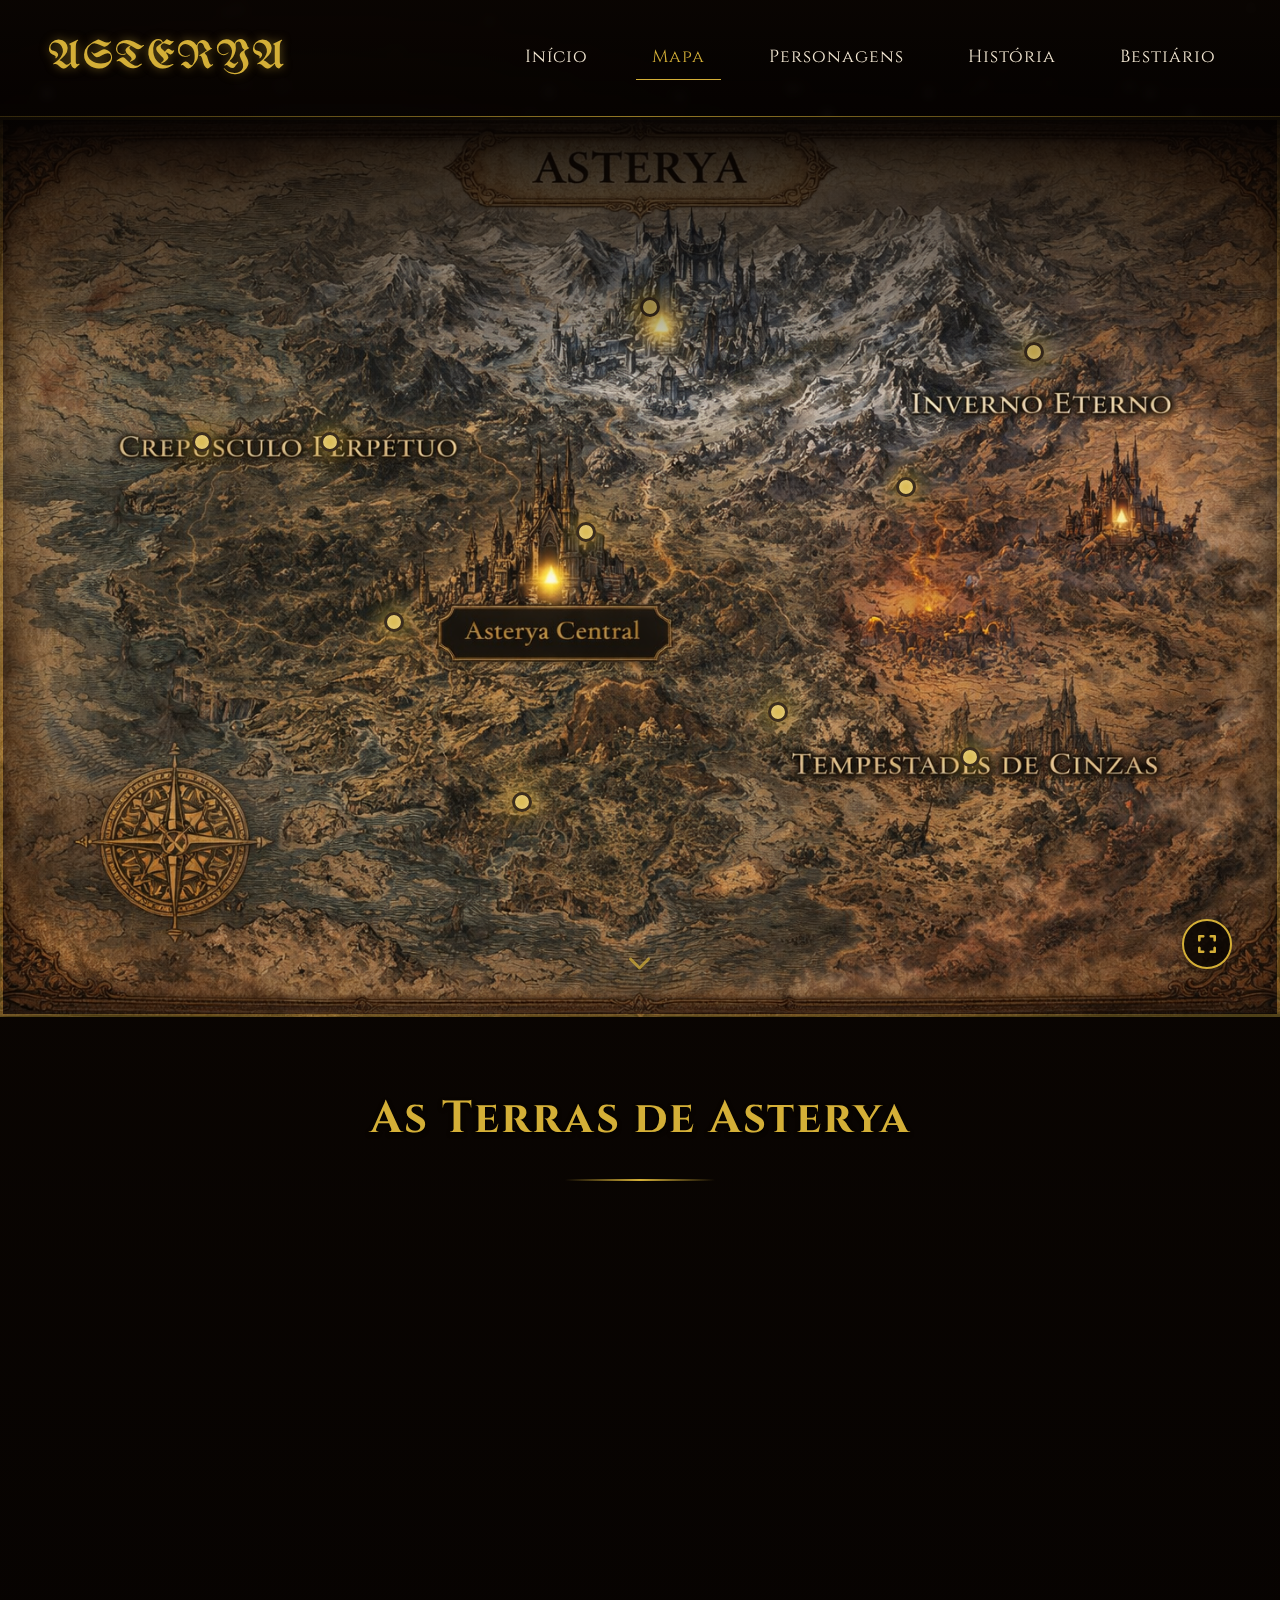
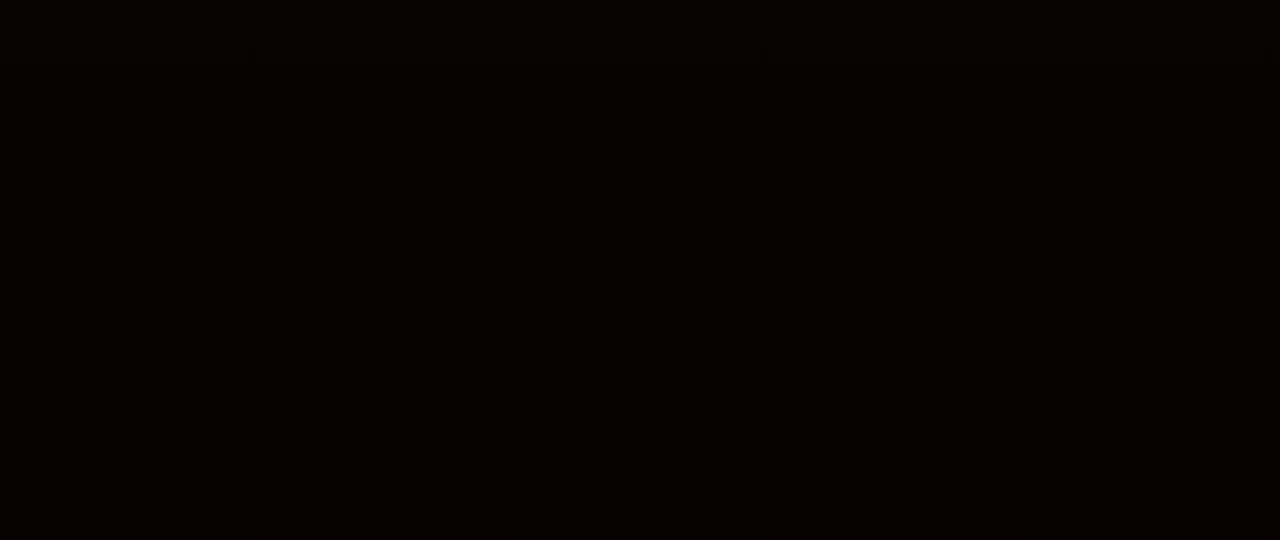
<file: map.html>
<!DOCTYPE html>
<html lang="pt-BR">

<head>
    <meta charset="utf-8">
    <meta name="viewport" content="width=device-width,initial-scale=1">
    <title>Legend of Asterya — Mapa do Mundo</title>
    <link rel="preconnect" href="https://fonts.googleapis.com">
    <link rel="preconnect" href="https://fonts.gstatic.com" crossorigin>
    <link
        href="https://fonts.googleapis.com/css2?family=MedievalSharp&family=Cinzel:wght@400;700;900&family=UnifrakturMaguntia&family=Cormorant+Garamond:wght@300;400;500;600&family=Eagle+Lake&display=swap"
        rel="stylesheet">
    <link rel="stylesheet" href="https://cdnjs.cloudflare.com/ajax/libs/font-awesome/6.4.0/css/all.min.css">
    <style>
        * {
            margin: 0;
            padding: 0;
            box-sizing: border-box;
        }

        :root {
            --primary-gold: #d4af37;
            --dark-gold: #b8860b;
            --blood-red: #8b0000;
            --deep-red: #5a0000;
            --aged-parchment: #f5e9d4;
            --aged-dark: #3a2c1e;
            --shadow-dark: #0a0806;
            --ash-gray: #8a8886;
            --moss-green: #556b2f;
            --twilight-blue: #1e3a5f;
            --ancient-bronze: #cd7f32;
        }

        body {
            font-family: 'Cormorant Garamond', serif;
            background-color: #000000;
            color: var(--aged-parchment);
            min-height: 100vh;
            overflow-x: hidden;
            position: relative;
            font-weight: 400;
            line-height: 1.7;
        }

        /* Efeitos de fundo atmosféricos */
        .background-effect {
            position: fixed;
            top: 0;
            left: 0;
            width: 100%;
            height: 100%;
            background:
                radial-gradient(circle at 20% 30%, rgba(26, 10, 5, 0.8) 0%, transparent 40%),
                radial-gradient(circle at 80% 70%, rgba(30, 20, 10, 0.6) 0%, transparent 40%),
                linear-gradient(180deg,
                    #000000 0%,
                    #0f0804 20%,
                    #1a0f0a 40%,
                    #0f0804 70%,
                    #000000 100%);
            z-index: -3;
            overflow: hidden;
        }

        /* Neblina flutuante */
        .mist-overlay {
            position: fixed;
            top: 0;
            left: 0;
            width: 100%;
            height: 100%;
            background:
                radial-gradient(circle at 30% 20%, rgba(150, 150, 150, 0.03) 0%, transparent 50%),
                radial-gradient(circle at 70% 80%, rgba(100, 100, 100, 0.02) 0%, transparent 50%);
            z-index: -2;
            pointer-events: none;
            animation: mist-drift 60s infinite linear;
        }

        @keyframes mist-drift {
            0% {
                transform: translateX(0) translateY(0);
            }

            25% {
                transform: translateX(-20px) translateY(10px);
            }

            50% {
                transform: translateX(10px) translateY(-20px);
            }

            75% {
                transform: translateX(-10px) translateY(15px);
            }

            100% {
                transform: translateX(0) translateY(0);
            }
        }

        /* Estrelas cadentes */
        .shooting-stars {
            position: fixed;
            top: 0;
            left: 0;
            width: 100%;
            height: 100%;
            z-index: -2;
            pointer-events: none;
        }

        .star {
            position: absolute;
            background: rgba(255, 255, 255, 0.8);
            border-radius: 50%;
            box-shadow: 0 0 10px rgba(255, 255, 255, 0.8);
            animation: star-twinkle 5s infinite alternate;
        }

        @keyframes star-twinkle {

            0%,
            100% {
                opacity: 0.3;
            }

            50% {
                opacity: 1;
            }
        }

        .shooting-star {
            position: absolute;
            width: 2px;
            height: 100px;
            background: linear-gradient(to bottom, transparent, rgba(212, 175, 55, 0.8));
            transform: rotate(-45deg);
            opacity: 0;
        }

        /* Novos efeitos: Poeira cósmica */
        .cosmic-dust {
            position: fixed;
            top: 0;
            left: 0;
            width: 100%;
            height: 100%;
            z-index: -1;
            pointer-events: none;
        }

        .dust-particle {
            position: absolute;
            background: radial-gradient(circle, rgba(212, 175, 55, 0.1) 0%, transparent 70%);
            border-radius: 50%;
            animation: dust-float linear infinite;
        }

        @keyframes dust-float {
            0% {
                transform: translateY(100vh) translateX(0) rotate(0deg);
                opacity: 0;
            }

            10% {
                opacity: 0.2;
            }

            90% {
                opacity: 0.2;
            }

            100% {
                transform: translateY(-100px) translateX(calc(var(--x-move) * 100px)) rotate(360deg);
                opacity: 0;
            }
        }

        /* Efeitos de brilho suave */
        .glow-effect {
            position: fixed;
            top: 0;
            left: 0;
            width: 100%;
            height: 100%;
            z-index: -2;
            pointer-events: none;
            background: radial-gradient(circle at 30% 40%,
                    rgba(212, 175, 55, 0.05) 0%,
                    transparent 50%),
                radial-gradient(circle at 70% 60%,
                    rgba(139, 0, 0, 0.04) 0%,
                    transparent 50%);
            animation: glow-pulse 8s infinite alternate;
        }

        @keyframes glow-pulse {
            0% {
                opacity: 0.3;
            }

            100% {
                opacity: 0.7;
            }
        }

        /* Header de navegação */
        .nav-header {
            padding: 1.5rem 3rem;
            background: linear-gradient(to bottom,
                    rgba(10, 5, 2, 0.95),
                    rgba(5, 2, 1, 0.85));
            border-bottom: 1px solid rgba(212, 175, 55, 0.2);
            position: relative;
            backdrop-filter: blur(5px);
            z-index: 100;
            display: flex;
            justify-content: space-between;
            align-items: center;
        }

        .nav-header::after {
            content: '';
            position: absolute;
            bottom: -1px;
            left: 0;
            width: 100%;
            height: 1px;
            background: linear-gradient(to right,
                    transparent,
                    rgba(212, 175, 55, 0.3),
                    rgba(212, 175, 55, 0.6),
                    rgba(212, 175, 55, 0.3),
                    transparent);
        }

        .logo {
            font-family: 'UnifrakturMaguntia', cursive;
            font-size: 2.5rem;
            color: var(--primary-gold);
            text-shadow: 0 0 10px rgba(212, 175, 55, 0.5);
            letter-spacing: 2px;
            transition: all 0.3s ease;
            cursor: pointer;
        }

        .logo:hover {
            text-shadow: 0 0 20px rgba(212, 175, 55, 0.8);
            transform: scale(1.05);
        }

        .nav-links {
            display: flex;
            gap: 2rem;
        }

        .nav-link {
            font-family: 'Cinzel', serif;
            color: var(--aged-parchment);
            text-decoration: none;
            font-size: 1.1rem;
            letter-spacing: 1px;
            padding: 0.5rem 1rem;
            border-bottom: 1px solid transparent;
            transition: all 0.3s ease;
            position: relative;
        }

        .nav-link:hover {
            color: var(--primary-gold);
        }

        .nav-link::after {
            content: '';
            position: absolute;
            bottom: 0;
            left: 0;
            width: 0;
            height: 1px;
            background: var(--primary-gold);
            transition: width 0.3s ease;
        }

        .nav-link:hover::after {
            width: 100%;
        }

        .nav-link.active {
            color: var(--primary-gold);
        }

        .nav-link.active::after {
            width: 100%;
        }

        /* Tela principal - Layout revisado */
        .screen {
            min-height: calc(100vh - 120px);
            position: relative;
            z-index: 1;
        }

        /* Seção do Mapa - Tela inteira */
        .map-section {
            height: 100vh;
            position: relative;
            overflow: hidden;
        }

        /* Título sobre o mapa */
        .map-title-overlay {
            position: absolute;
            top: 0;
            left: 0;
            width: 100%;
            padding: 3rem;
            background: linear-gradient(to bottom,
                    rgba(5, 2, 1, 0.9),
                    transparent);
            z-index: 10;
            text-align: center;
            pointer-events: none;
        }

        .main-title {
            font-family: 'UnifrakturMaguntia', cursive;
            font-size: 5rem;
            color: var(--primary-gold);
            text-shadow:
                0 0 20px rgba(212, 175, 55, 0.7),
                0 0 40px rgba(139, 0, 0, 0.5),
                3px 3px 0px var(--deep-red);
            letter-spacing: 3px;
            margin-bottom: 0.5rem;
            opacity: 0;
            animation: title-fade-in 2s forwards 0.5s;
        }

        .map-subtitle {
            font-family: 'Cinzel', serif;
            font-size: 1.5rem;
            color: rgba(212, 175, 55, 0.8);
            font-style: italic;
            opacity: 0;
            animation: subtitle-fade-in 2s forwards 1s;
        }

        @keyframes title-fade-in {
            0% {
                opacity: 0;
                transform: translateY(30px);
            }

            100% {
                opacity: 1;
                transform: translateY(0);
            }
        }

        @keyframes subtitle-fade-in {
            0% {
                opacity: 0;
            }

            100% {
                opacity: 1;
            }
        }

        /* Container do mapa - Ocupa toda a tela */
        .map-container-full {
            position: absolute;
            top: 0;
            left: 0;
            width: 100%;
            height: 100%;
            background: #000;
            overflow: hidden;
            cursor: grab;
        }

        .map-container-full:active {
            cursor: grabbing;
        }

        .map-image-full {
            position: absolute;
            width: 100%;
            height: 100%;
            object-fit: cover;
            transition: transform 0.3s ease;
        }

        /* Efeito de borda no mapa */
        .map-border {
            position: absolute;
            top: 0;
            left: 0;
            width: 100%;
            height: 100%;
            border: 3px solid rgba(212, 175, 55, 0.3);
            box-shadow: 
                inset 0 0 50px rgba(0, 0, 0, 0.8),
                0 0 100px rgba(212, 175, 55, 0.1);
            z-index: 5;
            pointer-events: none;
        }

        /* Pontos do mapa aprimorados */
        .map-point-large {
            position: absolute;
            width: 20px;
            height: 20px;
            background: var(--primary-gold);
            border-radius: 50%;
            box-shadow: 
                0 0 20px rgba(212, 175, 55, 0.9),
                0 0 40px rgba(212, 175, 55, 0.5),
                inset 0 0 10px rgba(255, 255, 255, 0.5);
            cursor: pointer;
            z-index: 6;
            transition: all 0.3s ease;
            border: 3px solid var(--aged-dark);
            transform-origin: center;
        }

        .map-point-large:hover {
            transform: scale(1.8);
            box-shadow: 
                0 0 30px rgba(212, 175, 55, 1),
                0 0 60px rgba(212, 175, 55, 0.7),
                inset 0 0 15px rgba(255, 255, 255, 0.7);
            animation: point-glow 1s infinite alternate;
        }

        @keyframes point-glow {
            0% {
                box-shadow: 
                    0 0 20px rgba(212, 175, 55, 0.9),
                    0 0 40px rgba(212, 175, 55, 0.5),
                    inset 0 0 10px rgba(255, 255, 255, 0.5);
            }
            100% {
                box-shadow: 
                    0 0 30px rgba(212, 175, 55, 1),
                    0 0 60px rgba(212, 175, 55, 0.8),
                    0 0 90px rgba(212, 175, 55, 0.4),
                    inset 0 0 15px rgba(255, 255, 255, 0.7);
            }
        }

        /* Efeito de pulso nos pontos grandes */
        .map-point-large::before {
            content: '';
            position: absolute;
            top: 50%;
            left: 50%;
            transform: translate(-50%, -50%);
            width: 40px;
            height: 40px;
            border: 2px solid var(--primary-gold);
            border-radius: 50%;
            opacity: 0;
            animation: point-pulse-large 3s infinite;
        }

        @keyframes point-pulse-large {
            0% {
                transform: translate(-50%, -50%) scale(1);
                opacity: 0.8;
            }
            100% {
                transform: translate(-50%, -50%) scale(3);
                opacity: 0;
            }
        }

        /* Tooltip aprimorado para pontos */
        .map-point-tooltip {
            position: absolute;
            background: rgba(10, 5, 2, 0.95);
            color: var(--primary-gold);
            padding: 1rem 1.5rem;
            font-family: 'Cinzel', serif;
            font-size: 1.1rem;
            border: 1px solid var(--primary-gold);
            border-radius: 5px;
            z-index: 100;
            white-space: nowrap;
            opacity: 0;
            transform: translateY(-10px);
            transition: all 0.3s ease;
            pointer-events: none;
            box-shadow: 0 5px 20px rgba(0, 0, 0, 0.5);
            backdrop-filter: blur(5px);
        }

        .map-point-tooltip::before {
            content: '';
            position: absolute;
            bottom: -8px;
            left: 50%;
            transform: translateX(-50%);
            width: 0;
            height: 0;
            border-left: 8px solid transparent;
            border-right: 8px solid transparent;
            border-top: 8px solid var(--primary-gold);
        }

        .map-point-tooltip.visible {
            opacity: 1;
            transform: translateY(0);
        }

        /* Seção de lore abaixo do mapa */
        .lore-section-full {
            padding: 4rem 3rem;
            background: linear-gradient(to bottom,
                    rgba(10, 5, 2, 0.95),
                    rgba(5, 2, 1, 0.98));
            position: relative;
            z-index: 2;
        }

        .lore-container-full {
            max-width: 1200px;
            margin: 0 auto;
        }

        .section-title-large {
            font-family: 'Cinzel', serif;
            font-size: 2.8rem;
            color: var(--primary-gold);
            text-align: center;
            margin-bottom: 3rem;
            text-shadow: 0 2px 4px rgba(0, 0, 0, 0.8);
            letter-spacing: 2px;
            position: relative;
            padding-bottom: 1.5rem;
        }

        .section-title-large::after {
            content: '';
            position: absolute;
            bottom: 0;
            left: 50%;
            transform: translateX(-50%);
            width: 150px;
            height: 2px;
            background: linear-gradient(to right, transparent, var(--primary-gold), transparent);
        }

        .lore-content {
            display: grid;
            grid-template-columns: repeat(auto-fit, minmax(350px, 1fr));
            gap: 2.5rem;
            margin-top: 2rem;
        }

        .lore-card {
            background:
                linear-gradient(145deg,
                    rgba(20, 10, 5, 0.8),
                    rgba(10, 5, 2, 0.9));
            border: 1px solid rgba(212, 175, 55, 0.3);
            padding: 2rem;
            position: relative;
            overflow: hidden;
            backdrop-filter: blur(5px);
            transition: all 0.4s ease;
            height: 100%;
        }

        .lore-card:hover {
            transform: translateY(-10px);
            border-color: var(--primary-gold);
            box-shadow: 0 15px 35px rgba(212, 175, 55, 0.2);
        }

        .lore-card-header {
            display: flex;
            align-items: center;
            gap: 1rem;
            margin-bottom: 1.5rem;
            padding-bottom: 1rem;
            border-bottom: 1px solid rgba(212, 175, 55, 0.2);
        }

        .lore-card-icon {
            font-size: 2rem;
            color: var(--primary-gold);
        }

        .lore-card-title {
            font-family: 'Cinzel', serif;
            font-size: 1.6rem;
            color: var(--primary-gold);
            letter-spacing: 1px;
        }

        .lore-card-text {
            font-size: 1.1rem;
            line-height: 1.7;
            color: rgba(245, 233, 212, 0.9);
            text-align: justify;
        }

        /* Efeitos de transição de página */
        .page-transition {
            position: fixed;
            top: 0;
            left: 0;
            width: 100%;
            height: 100%;
            background: #000000;
            z-index: 1000;
            pointer-events: none;
            opacity: 0;
            animation: page-transition-out 1.5s forwards;
        }

        @keyframes page-transition-out {
            0% {
                opacity: 1;
            }

            100% {
                opacity: 0;
            }
        }

        /* Modal de informações do mapa */
        .map-modal-overlay {
            position: fixed;
            top: 0;
            left: 0;
            width: 100%;
            height: 100%;
            background: rgba(5, 2, 1, 0.97);
            display: flex;
            justify-content: center;
            align-items: center;
            z-index: 2000;
            opacity: 0;
            visibility: hidden;
            transition: all 0.5s ease;
            backdrop-filter: blur(15px);
        }

        .map-modal-overlay.active {
            opacity: 1;
            visibility: visible;
        }

        .map-modal-content {
            background: linear-gradient(145deg,
                    rgba(20, 10, 5, 0.98),
                    rgba(10, 5, 2, 0.99));
            border: 3px solid var(--primary-gold);
            padding: 3rem;
            max-width: 800px;
            width: 90%;
            max-height: 85vh;
            overflow-y: auto;
            box-shadow: 
                0 0 80px rgba(212, 175, 55, 0.6),
                0 0 150px rgba(139, 0, 0, 0.4);
            position: relative;
            transform: scale(0.9);
            transition: transform 0.5s ease;
        }

        .map-modal-overlay.active .map-modal-content {
            transform: scale(1);
        }

        .map-modal-header {
            display: flex;
            justify-content: space-between;
            align-items: center;
            margin-bottom: 2rem;
            padding-bottom: 1.5rem;
            border-bottom: 2px solid rgba(212, 175, 55, 0.3);
        }

        .map-modal-title {
            font-family: 'Cinzel', serif;
            font-size: 2.5rem;
            color: var(--primary-gold);
            letter-spacing: 1px;
        }

        .map-modal-close {
            background: none;
            border: none;
            color: var(--primary-gold);
            font-size: 2rem;
            cursor: pointer;
            transition: transform 0.3s ease;
            width: 50px;
            height: 50px;
            display: flex;
            align-items: center;
            justify-content: center;
            border-radius: 50%;
        }

        .map-modal-close:hover {
            transform: rotate(90deg);
            background: rgba(212, 175, 55, 0.1);
        }

        .map-modal-body {
            font-size: 1.2rem;
            line-height: 1.8;
            color: var(--aged-parchment);
        }

        .location-stats {
            display: grid;
            grid-template-columns: repeat(2, 1fr);
            gap: 1.5rem;
            margin: 2rem 0;
        }

        .stat-item {
            background: rgba(212, 175, 55, 0.1);
            padding: 1.2rem;
            border-left: 3px solid var(--primary-gold);
        }

        .stat-label {
            font-size: 0.9rem;
            color: var(--primary-gold);
            margin-bottom: 0.5rem;
            text-transform: uppercase;
            letter-spacing: 1px;
        }

        .stat-value {
            font-size: 1.2rem;
            color: var(--aged-parchment);
            font-family: 'Cinzel', serif;
        }

        .location-danger {
            margin-top: 2rem;
            padding: 1.5rem;
            background: rgba(139, 0, 0, 0.15);
            border-left: 3px solid var(--blood-red);
        }

        .danger-title {
            font-size: 1rem;
            color: var(--blood-red);
            margin-bottom: 0.5rem;
            display: flex;
            align-items: center;
            gap: 0.5rem;
        }

        /* Botão de explorar */
        .explore-btn {
            display: block;
            margin: 2rem auto 0;
            padding: 1rem 3rem;
            background: linear-gradient(145deg,
                    rgba(212, 175, 55, 0.2),
                    rgba(139, 0, 0, 0.2));
            border: 2px solid var(--primary-gold);
            color: var(--primary-gold);
            font-family: 'Cinzel', serif;
            font-size: 1.2rem;
            cursor: pointer;
            transition: all 0.3s ease;
            text-transform: uppercase;
            letter-spacing: 2px;
        }

        .explore-btn:hover {
            background: linear-gradient(145deg,
                    rgba(212, 175, 55, 0.3),
                    rgba(139, 0, 0, 0.3));
            transform: translateY(-3px);
            box-shadow: 0 10px 25px rgba(212, 175, 55, 0.3);
        }

        /* Indicador de scroll */
        .scroll-indicator {
            position: absolute;
            bottom: 2rem;
            left: 50%;
            transform: translateX(-50%);
            color: var(--primary-gold);
            font-size: 1.5rem;
            animation: bounce 2s infinite;
            z-index: 10;
            opacity: 0.7;
        }

        @keyframes bounce {
            0%, 20%, 50%, 80%, 100% {
                transform: translateX(-50%) translateY(0);
            }
            40% {
                transform: translateX(-50%) translateY(-10px);
            }
            60% {
                transform: translateX(-50%) translateY(-5px);
            }
        }

        /* Responsividade */
        @media (max-width: 1024px) {
            .main-title {
                font-size: 3.5rem;
            }

            .map-subtitle {
                font-size: 1.2rem;
            }
        }

        @media (max-width: 768px) {
            .nav-header {
                padding: 1rem;
                flex-direction: column;
                gap: 1rem;
            }

            .nav-links {
                gap: 1rem;
                flex-wrap: wrap;
                justify-content: center;
            }

            .main-title {
                font-size: 2.5rem;
            }

            .map-title-overlay {
                padding: 2rem 1rem;
            }

            .lore-section-full {
                padding: 3rem 1.5rem;
            }

            .section-title-large {
                font-size: 2.2rem;
            }

            .lore-content {
                grid-template-columns: 1fr;
                gap: 2rem;
            }
        }

        /* Animações de entrada */
        .fade-in {
            opacity: 0;
            transform: translateY(30px);
            animation: fadeInUp 1s forwards;
        }

        @keyframes fadeInUp {
            to {
                opacity: 1;
                transform: translateY(0);
            }
        }

        .delay-1 { animation-delay: 0.3s; }
        .delay-2 { animation-delay: 0.6s; }
        .delay-3 { animation-delay: 0.9s; }
    </style>
</head>

<body>
    <!-- Efeitos de fundo -->
    <div class="background-effect"></div>
    <div class="mist-overlay"></div>
    <div class="shooting-stars" id="shootingStars"></div>
    <div class="cosmic-dust" id="cosmicDust"></div>
    <div class="glow-effect"></div>
    <div class="page-transition"></div>

    <!-- Modal do mapa -->
    <div class="map-modal-overlay" id="mapModal">
        <div class="map-modal-content">
            <div class="map-modal-header">
                <h3 class="map-modal-title" id="modalLocationTitle">Localização</h3>
                <button class="map-modal-close" id="modalCloseBtn">
                    <i class="fas fa-times"></i>
                </button>
            </div>
            <div class="map-modal-body" id="modalLocationContent">
                <!-- Conteúdo será preenchido via JavaScript -->
            </div>
        </div>
    </div>

    <!-- Header de navegação -->
    <header class="nav-header">
        <div class="logo">ASTERYA</div>
        <nav class="nav-links">
            <a href="#" class="nav-link">Início</a>
            <a href="#" class="nav-link active">Mapa</a>
            <a href="#" class="nav-link">Personagens</a>
            <a href="#" class="nav-link">História</a>
            <a href="#" class="nav-link">Bestiário</a>
        </nav>
    </header>

    <!-- Tela principal com mapa em tela cheia -->
    <main class="screen">
        <!-- Seção do Mapa -->
        <section class="map-section">
            <div class="map-title-overlay">
                <h1 class="main-title">Mapa de Asterya</h1>
                <div class="map-subtitle">Um mundo em ruínas, esperando para ser explorado</div>
            </div>

            <div class="map-container-full" id="mapContainer">
                <img src="img/cenarios/mapa.png" alt="Mapa de Asterya" class="map-image-full" id="mapImage">
                <div class="map-border"></div>

                <!-- Pontos de interesse no mapa -->
                <div class="map-point-large" id="pointDrangleic" data-location="Drangleic" 
                     style="top: 35%; left: 25%;" data-type="city"></div>
                <div class="map-point-large" id="pointLorian" data-location="Lorian" 
                     style="top: 40%; left: 70%;" data-type="academy"></div>
                <div class="map-point-large" id="pointAsterya" data-location="Asterya Central" 
                     style="top: 45%; left: 45%;" data-type="ruins"></div>
                <div class="map-point-large" id="pointNorthlands" data-location="Terras do Norte" 
                     style="top: 20%; left: 50%;" data-type="mountains"></div>
                <div class="map-point-large" id="pointForest" data-location="Florestas Ancestrais" 
                     style="top: 65%; left: 60%;" data-type="forest"></div>
                <div class="map-point-large" id="pointSunSanctuary" data-location="Santuários do Sol" 
                     style="top: 55%; left: 30%;" data-type="temple"></div>
                <div class="map-point-large" id="pointAshenWastes" data-location="Desertos de Cinza" 
                     style="top: 35%; left: 15%;" data-type="wasteland"></div>
                <div class="map-point-large" id="pointShadowReach" data-location="Reino das Sombras" 
                     style="top: 70%; left: 75%;" data-type="ruins"></div>
                <div class="map-point-large" id="pointCrystalPeaks" data-location="Picos de Cristal" 
                     style="top: 25%; left: 80%;" data-type="mountains"></div>
                <div class="map-point-large" id="pointWhisperingSea" data-location="Mar dos Sussurros" 
                     style="top: 75%; left: 40%;" data-type="sea"></div>
                
                <!-- Tooltip (será criado dinamicamente) -->
                <div class="map-point-tooltip" id="mapTooltip"></div>

                <!-- Botão de tela cheia -->
                <div class="map-controls-large" style="position: absolute; bottom: 3rem; right: 3rem; z-index: 20;">
                    <button class="map-control-btn-large" id="fullscreenBtn" 
                            style="width: 50px; height: 50px; background: rgba(10, 5, 2, 0.9);
                                   border: 2px solid var(--primary-gold); color: var(--primary-gold);
                                   font-family: 'Cinzel', serif; font-size: 1.3rem; cursor: pointer;
                                   display: flex; align-items: center; justify-content: center;
                                   transition: all 0.3s ease; border-radius: 50%;
                                   box-shadow: 0 5px 15px rgba(0, 0, 0, 0.5);">
                        <i class="fas fa-expand"></i>
                    </button>
                </div>
            </div>

            <div class="scroll-indicator">
                <i class="fas fa-chevron-down"></i>
            </div>
        </section>

        <!-- Seção de Lore abaixo do mapa -->
        <section class="lore-section-full">
            <div class="lore-container-full">
                <h2 class="section-title-large">As Terras de Asterya</h2>
                
                <div class="lore-content">
                    <div class="lore-card fade-in">
                        <div class="lore-card-header">
                            <div class="lore-card-icon"><i class="fas fa-city"></i></div>
                            <h3 class="lore-card-title">Drangleic</h3>
                        </div>
                        <p class="lore-card-text">
                            Último bastião da civilização em Asterya, Drangleic sobrevive através de comércio ilícito e 
                            informações roubadas. Suas ruas labirínticas são intencionalmente projetadas para confundir 
                            invasores, protegendo os segredos das guildas que realmente governam a cidade.
                        </p>
                    </div>

                    <div class="lore-card fade-in delay-1">
                        <div class="lore-card-header">
                            <div class="lore-card-icon"><i class="fas fa-university"></i></div>
                            <h3 class="lore-card-title">Lorian</h3>
                        </div>
                        <p class="lore-card-text">
                            Torre do conhecimento proibido, onde arcanistas estudam as artes esquecidas que podem 
                            destruir mentes. Muitos que entram nas torres de Lorian nunca mais são vistos, ou retornam 
                            irremediavelmente alterados pelo conhecimento que buscaram.
                        </p>
                    </div>

                    <div class="lore-card fade-in delay-2">
                        <div class="lore-card-header">
                            <div class="lore-card-icon"><i class="fas fa-skull-crossbones"></i></div>
                            <h3 class="lore-card-title">Desertos de Cinza</h3>
                        </div>
                        <p class="lore-card-text">
                            Vastas extensões de cinzas radioativas, restos das terras férteis que antes existiam. 
                            Tempestades de cinza enterram qualquer coisa que ouse se estabelecer, e ainda assim, 
                            algumas facções arriscam a extração dos cristais arcanos que se formaram após a Purificação.
                        </p>
                    </div>
                </div>

                <div class="lore-content" style="margin-top: 2.5rem;">
                    <div class="lore-card fade-in delay-3">
                        <div class="lore-card-header">
                            <div class="lore-card-icon"><i class="fas fa-tree"></i></div>
                            <h3 class="lore-card-title">Florestas Ancestrais</h3>
                        </div>
                        <p class="lore-card-text">
                            Último remanescente da natureza pré-Purificação. A floresta está viva de uma maneira que 
                            as árvores não deveriam estar - elas se movem, sussurram e às vezes atacam. Os Caçadores 
                            aprenderam a navegar por estes perigos, mas sabem que a floresta apenas tolera sua presença.
                        </p>
                    </div>

                    <div class="lore-card fade-in delay-1">
                        <div class="lore-card-header">
                            <div class="lore-card-icon"><i class="fas fa-mountain"></i></div>
                            <h3 class="lore-card-title">Terras do Norte</h3>
                        </div>
                        <p class="lore-card-text">
                            Região de inverno eterno, lar das tribos bárbaras que abraçaram a fúria como religião. 
                            Nas cavernas mais profundas dormem bestas da era glacial, e as tribos lutam constantemente 
                            entre si, unindo-se apenas contra ameaças externas.
                        </p>
                    </div>

                    <div class="lore-card fade-in delay-2">
                        <div class="lore-card-header">
                            <div class="lore-card-icon"><i class="fas fa-place-of-worship"></i></div>
                            <h3 class="lore-card-title">Santuários do Sol</h3>
                        </div>
                        <p class="lore-card-text">
                            Últimos bastiões de fé em um mundo abandonado pelos deuses. Os Devotos mantêm chamas 
                            sagradas acesas, esperando um dia reacender a Chama Primordial que uma vez iluminou 
                            Asterya antes da Grande Purificação.
                        </p>
                    </div>
                </div>
            </div>
        </section>
    </main>

    <script>
        // Estado da aplicação
        const appState = {
            mapZoom: 1,
            mapPanning: false,
            mapStartX: 0,
            mapStartY: 0,
            mapX: 0,
            mapY: 0,
            lastClickedPoint: null,
            isFullscreen: false
        };

        // Dados das localizações expandidos
        const locationData = {
            'Drangleic': {
                title: 'Drangleic',
                description: 'Último bastião da civilização em Asterya, Drangleic sobrevive através de comércio ilícito e informações roubadas. Suas ruas labirínticas são intencionalmente projetadas para confundir invasores, protegendo os segredos das guildas que realmente governam a cidade desde as sombras.',
                type: 'Cidade-Estado',
                population: 'Aprox. 15.000 habitantes',
                faction: 'Guilda dos Ladrões / Famílias Nobres',
                status: 'Ativa mas decadente',
                dangers: 'Alto - Assassinos, traições, labirintos urbanos, corrupção',
                notable: 'Mercado das Sombras, Torre do Espião-Mestre, Criptas dos Nobres'
            },
            'Lorian': {
                title: 'Lorian',
                description: 'Torre do conhecimento proibido, onde arcanistas estudam as artes esquecidas que podem destruir mentes. A Grande Biblioteca contém textos que derrubariam reinos se fossem lidos por pessoas erradas. Muitos que entram nas torres de Lorian nunca mais são vistos, ou retornam irremediavelmente alterados pelo conhecimento que buscaram.',
                type: 'Academia Arcana',
                population: 'Aprox. 5.000 (estudiosos, servos e experimentos)',
                faction: 'Conselho Arcano',
                status: 'Isolada e perigosa',
                dangers: 'Extremo - Magia instável, conhecimento corruptor, experimentos descontrolados',
                notable: 'Grande Biblioteca, Torre da Contemplação, Salões do Silêncio'
            },
            'Asterya Central': {
                title: 'Asterya Central',
                description: 'O coração do antigo império, agora uma vasta planície de cinzas e ruínas. Dizem que algo dorme sob as ruínas - talvez os restos mumificados dos governantes do antigo império, ou algo muito pior que eles tentaram conter. Expedições raramente retornam, e os que voltam falam de sussurros e sombras que se movem quando não são observadas.',
                type: 'Ruínas Imperiais',
                population: 'Nenhuma (oficialmente)',
                faction: 'Nenhuma (conhecida)',
                status: 'Amaldiçoada e esquecida',
                dangers: 'Desconhecido - Assombrações, anomalias temporais, armadilhas antigas',
                notable: 'Palácio Imperial, Jardins Petrificados, Túmulo do Primeiro Rei'
            },
            'Terras do Norte': {
                title: 'Terras do Norte',
                description: 'Região de inverno eterno, lar das tribos bárbaras que abraçaram a fúria como religião. Aqui, a força física e a resistência são veneradas acima de tudo. As tribos lutam constantemente entre si por recursos escassos, mas se unem instantaneamente contra qualquer ameaça externa. Dizem que nas cavernas mais profundas dormem bestas da era glacial, aguardando o momento certo para despertar.',
                type: 'Região Selvagem Glacial',
                population: 'Tribos nômades (estimativa incerta)',
                faction: 'Tribos Bárbaras (Clãs separados)',
                status: 'Hostil e inexplorada',
                dangers: 'Alto - Clima extremo, bestas pré-históricas, tribos hostis, avalanches',
                notable: 'Picos Gélidos, Cavernas do Urso Ancestral, Vale dos Clãs'
            },
            'Florestas Ancestrais': {
                title: 'Florestas Ancestrais',
                description: 'Último remanescente da natureza pré-Purificação. A floresta está viva de uma maneira que as árvores não deveriam estar - elas se movem, sussurram e às vezes atacam intrusos. Os Caçadores da Floresta aprenderam a navegar por estes perigos, mas mesmo eles sabem que a floresta apenas tolera sua presença, não a aceita. Algumas árvores são tão antigas que testemunharam a própria Purificação.',
                type: 'Floresta Antiga Consciente',
                population: 'Caçadores, ermitões e criaturas antigas',
                faction: 'Caçadores da Floresta',
                status: 'Ativa (e conscientemente hostil)',
                dangers: 'Moderado-Alto - Flora hostil, criaturas antigas, labirintos naturais',
                notable: 'Árvore-Mãe, Clareira dos Sussurros, Caminhos Serpentinos'
            },
            'Santuários do Sol': {
                title: 'Santuários do Sol',
                description: 'Últimos bastiões de fé em um mundo abandonado pelos deuses. Os Devotos mantêm chamas sagradas acesas, esperando um dia reacender a Chama Primordial que uma vez iluminou Asterya antes da Grande Purificação. Cada santuário é uma fortaleza isolada, protegendo relíquias sagradas e conhecimentos antigos sobre o mundo antes da Queda. Os rituais são realizados em segredo, pois a fé é vista como fraqueza em muitas partes de Asterya.',
                type: 'Complexo Religioso Fortificado',
                population: 'Devotos, peregrinos e guardiões',
                faction: 'Devotos do Sol',
                status: 'Defensiva e isolada',
                dangers: 'Moderado - Fanáticos, relíquias perigosas, heresias',
                notable: 'Templo da Chama Eterna, Arquivos Sagrados, Salão das Relíquias'
            },
            'Desertos de Cinza': {
                title: 'Desertos de Cinza',
                description: 'Vastas extensões de cinzas e poeira radioativa, restos das terras férteis que antes existiam aqui. Tempestades de cinzas varrem a paisagem regularmente, enterrando qualquer coisa que ouse se estabelecer. Ainda assim, algumas facções arriscam a extração de cristais arcanos que se formaram após a Purificação - cristais que podem alimentar máquinas ou destruir cidades, dependendo de como são usados.',
                type: 'Deserto Tóxico Radioativo',
                population: 'Nômades, mineradores e sobreviventes endurecidos',
                faction: 'Vários clãs e guildas de mineradores',
                status: 'Inóspita mas explorada',
                dangers: 'Extremo - Radiação, tempestades de cinza, criaturas mutantes, desidratação',
                notable: 'Torres de Observação, Minas de Cristal, Oásis Envenenados'
            },
            'Reino das Sombras': {
                title: 'Reino das Sombras',
                description: 'Território onde a luz nunca chegou, mesmo antes da Purificação. Aqui, as leis da realidade se tornam flexíveis, e o tempo flui de maneira irregular. Os poucos que retornam falam de estruturas que não deveriam existir, geometrias impossíveis e sussurros que prometem conhecimento em troca de sanidade.',
                type: 'Anomalia Geográfica',
                population: 'Desconhecida (se é que pode ser chamada de população)',
                faction: 'Nenhuma conhecida',
                status: 'Proibida e temida',
                dangers: 'Catastrófico - Realidade instável, entidades desconhecidas, loucura garantida',
                notable: 'Cidade dos Ecos, Torre sem Topo, Rio que Flui para Cima'
            },
            'Picos de Cristal': {
                title: 'Picos de Cristal',
                description: 'Montanhas que cresceram da noite para o dia após a Purificação, compostas inteiramente de cristais arcanos. Eles emitem uma luz fantasmagórica que pode ser visto a quilômetros de distância. Os cristais têm propriedades estranhas - alguns curam, outros corrompem, e muitos simplesmente explodem quando tocados.',
                type: 'Formação Cristalina Anômala',
                population: 'Mineradores destemidos e estudiosos do arcanismo',
                faction: 'Guilda dos Mineradores de Cristal',
                status: 'Explorada com extremo cuidado',
                dangers: 'Alto-Extremo - Explosões mágicas, criaturas cristalinas, instabilidade geológica',
                notable: 'Pico Brilhante, Vale dos Cristais Cantantes, Caverna da Resonância'
            },
            'Mar dos Sussurros': {
                title: 'Mar dos Sussurros',
                description: 'O que antes era um oceano agora é um mar de névoa espessa e água estagnada. Os navegantes que se aventuram muito longe da costa nunca retornam, mas seus navios às vezes reaparecem, vazios e intactos, décadas depois. Dizem que as vozes dos afogados ainda podem ser ouvidas na névoa, chamando por companhia.',
                type: 'Corpo d\'água Amaldiçoado',
                population: 'Nenhuma permanente',
                faction: 'Nenhuma',
                status: 'Inavegável e perigoso',
                dangers: 'Alto - Névoa hipnótica, criaturas aquáticas antigas, desaparecimentos inexplicáveis',
                notable: 'Ilha dos Naufrágios, Farol do Silêncio, Correntes da Memória'
            }
        };

        // Inicialização
        document.addEventListener('DOMContentLoaded', () => {
            initStars();
            initShootingStars();
            initCosmicDust();
            setupMapInteractions();
            setupFullscreenButton();
            setupNavigation();
            setupScrollIndicator();
            startAmbientSounds();
        });

        // Criar estrelas de fundo
        function initStars() {
            const container = document.getElementById('shootingStars');

            for (let i = 0; i < 200; i++) {
                const star = document.createElement('div');
                star.className = 'star';
                star.style.width = Math.random() * 3 + 1 + 'px';
                star.style.height = star.style.width;
                star.style.left = Math.random() * 100 + '%';
                star.style.top = Math.random() * 100 + '%';
                star.style.animationDelay = Math.random() * 5 + 's';
                star.style.animationDuration = Math.random() * 3 + 3 + 's';
                container.appendChild(star);
            }
        }

        // Criar estrelas cadentes
        function initShootingStars() {
            const container = document.getElementById('shootingStars');

            function createShootingStar() {
                const star = document.createElement('div');
                star.className = 'shooting-star';
                star.style.left = Math.random() * 100 + '%';
                star.style.top = Math.random() * 50 + '%';

                container.appendChild(star);

                star.animate([
                    { transform: 'translateY(0) translateX(0)', opacity: 0 },
                    { transform: `translateY(${Math.random() * 200 + 100}px) translateX(${Math.random() * 100 - 50}px)`, opacity: 1 },
                    { transform: `translateY(${Math.random() * 400 + 200}px) translateX(${Math.random() * 200 - 100}px)`, opacity: 0 }
                ], {
                    duration: Math.random() * 2000 + 1000,
                    easing: 'cubic-bezier(0.215, 0.610, 0.355, 1)'
                });

                setTimeout(() => {
                    if (star.parentNode) {
                        star.parentNode.removeChild(star);
                    }
                }, 3000);
            }

            setInterval(createShootingStar, 2000);

            for (let i = 0; i < 8; i++) {
                setTimeout(createShootingStar, i * 600);
            }
        }

        // Criar poeira cósmica
        function initCosmicDust() {
            const container = document.getElementById('cosmicDust');
            for (let i = 0; i < 60; i++) {
                const dust = document.createElement('div');
                dust.className = 'dust-particle';
                dust.style.setProperty('--x-move', Math.random() * 2 - 1);
                dust.style.width = Math.random() * 8 + 2 + 'px';
                dust.style.height = dust.style.width;
                dust.style.left = Math.random() * 100 + '%';
                dust.style.animationDuration = Math.random() * 25 + 35 + 's';
                dust.style.animationDelay = Math.random() * 15 + 's';
                container.appendChild(dust);
            }
        }

        // Configurar interações do mapa
        function setupMapInteractions() {
            const mapContainer = document.getElementById('mapContainer');
            const mapImage = document.getElementById('mapImage');
            const mapPoints = document.querySelectorAll('.map-point-large');
            const tooltip = document.getElementById('mapTooltip');

            // Pan do mapa com arrastar
            mapContainer.addEventListener('mousedown', (e) => {
                if (e.target === mapContainer || e.target === mapImage) {
                    appState.mapPanning = true;
                    appState.mapStartX = e.clientX - appState.mapX;
                    appState.mapStartY = e.clientY - appState.mapY;
                    mapContainer.style.cursor = 'grabbing';
                }
            });

            document.addEventListener('mousemove', (e) => {
                if (appState.mapPanning) {
                    e.preventDefault();
                    appState.mapX = e.clientX - appState.mapStartX;
                    appState.mapY = e.clientY - appState.mapStartY;
                    updateMapPosition();
                }
            });

            document.addEventListener('mouseup', () => {
                appState.mapPanning = false;
                mapContainer.style.cursor = 'grab';
            });

            // Pan com toque para mobile
            mapContainer.addEventListener('touchstart', (e) => {
                if (e.target === mapContainer || e.target === mapImage) {
                    appState.mapPanning = true;
                    const touch = e.touches[0];
                    appState.mapStartX = touch.clientX - appState.mapX;
                    appState.mapStartY = touch.clientY - appState.mapY;
                }
            });

            document.addEventListener('touchmove', (e) => {
                if (appState.mapPanning) {
                    e.preventDefault();
                    const touch = e.touches[0];
                    appState.mapX = touch.clientX - appState.mapStartX;
                    appState.mapY = touch.clientY - appState.mapStartY;
                    updateMapPosition();
                }
            });

            document.addEventListener('touchend', () => {
                appState.mapPanning = false;
            });

            // Interações com pontos do mapa
            mapPoints.forEach(point => {
                // Clique para abrir modal
                point.addEventListener('click', (e) => {
                    e.stopPropagation();
                    const location = point.getAttribute('data-location');
                    showLocationModal(location);
                    appState.lastClickedPoint = point.id;
                    
                    // Efeito visual
                    point.style.animation = 'none';
                    setTimeout(() => {
                        point.style.animation = 'point-pulse-large 3s infinite';
                    }, 10);
                });

                // Hover para mostrar tooltip
                point.addEventListener('mouseenter', (e) => {
                    const location = point.getAttribute('data-location');
                    const type = point.getAttribute('data-type');
                    const typeNames = {
                        'city': 'Cidade',
                        'academy': 'Academia',
                        'ruins': 'Ruínas',
                        'mountains': 'Montanhas',
                        'forest': 'Floresta',
                        'temple': 'Templo',
                        'wasteland': 'Deserto',
                        'sea': 'Mar'
                    };
                    
                    tooltip.textContent = `${location} (${typeNames[type] || type})`;
                    tooltip.style.left = `${e.clientX}px`;
                    tooltip.style.top = `${e.clientY - 70}px`;
                    tooltip.classList.add('visible');
                });

                point.addEventListener('mousemove', (e) => {
                    tooltip.style.left = `${e.clientX}px`;
                    tooltip.style.top = `${e.clientY - 70}px`;
                });

                point.addEventListener('mouseleave', () => {
                    tooltip.classList.remove('visible');
                });

                // Para mobile (touch)
                point.addEventListener('touchstart', (e) => {
                    e.stopPropagation();
                    const location = point.getAttribute('data-location');
                    const type = point.getAttribute('data-type');
                    const typeNames = {
                        'city': 'Cidade',
                        'academy': 'Academia',
                        'ruins': 'Ruínas',
                        'mountains': 'Montanhas',
                        'forest': 'Floresta',
                        'temple': 'Templo',
                        'wasteland': 'Deserto',
                        'sea': 'Mar'
                    };
                    
                    tooltip.textContent = `${location} (${typeNames[type] || type})`;
                    const touch = e.touches[0];
                    tooltip.style.left = `${touch.clientX}px`;
                    tooltip.style.top = `${touch.clientY - 70}px`;
                    tooltip.classList.add('visible');
                    
                    setTimeout(() => {
                        tooltip.classList.remove('visible');
                    }, 2000);
                });
            });
        }

        // Atualizar posição do mapa
        function updateMapPosition() {
            const mapImage = document.getElementById('mapImage');
            mapImage.style.transform = `translate(${appState.mapX}px, ${appState.mapY}px) scale(${appState.mapZoom})`;
        }

        // Configurar botão de tela cheia
        function setupFullscreenButton() {
            const fullscreenBtn = document.getElementById('fullscreenBtn');
            if (fullscreenBtn) {
                fullscreenBtn.addEventListener('click', toggleFullscreen);
            }
        }

        // Alternar tela cheia
        function toggleFullscreen() {
            const mapSection = document.querySelector('.map-section');
            
            if (!appState.isFullscreen) {
                if (mapSection.requestFullscreen) {
                    mapSection.requestFullscreen();
                } else if (mapSection.webkitRequestFullscreen) {
                    mapSection.webkitRequestFullscreen();
                } else if (mapSection.msRequestFullscreen) {
                    mapSection.msRequestFullscreen();
                }
                appState.isFullscreen = true;
            } else {
                if (document.exitFullscreen) {
                    document.exitFullscreen();
                } else if (document.webkitExitFullscreen) {
                    document.webkitExitFullscreen();
                } else if (document.msExitFullscreen) {
                    document.msExitFullscreen();
                }
                appState.isFullscreen = false;
            }
        }

        // Mostrar modal de localização
        function showLocationModal(location) {
            const data = locationData[location];
            if (!data) return;

            const modal = document.getElementById('mapModal');
            const title = document.getElementById('modalLocationTitle');
            const content = document.getElementById('modalLocationContent');

            // Definir ícone baseado no tipo
            const typeIcon = getTypeIcon(data.type);

            title.textContent = data.title;
            content.innerHTML = `
                <div style="margin-bottom: 2rem;">
                    <p style="font-size: 1.3rem; line-height: 1.8;">${data.description}</p>
                </div>
                
                <div class="location-stats">
                    <div class="stat-item">
                        <div class="stat-label">Tipo de Local</div>
                        <div class="stat-value">
                            <i class="${typeIcon}" style="margin-right: 0.5rem;"></i>${data.type}
                        </div>
                    </div>
                    <div class="stat-item">
                        <div class="stat-label">População</div>
                        <div class="stat-value">${data.population}</div>
                    </div>
                    <div class="stat-item">
                        <div class="stat-label">Facção Dominante</div>
                        <div class="stat-value">${data.faction}</div>
                    </div>
                    <div class="stat-item">
                        <div class="stat-label">Status Atual</div>
                        <div class="stat-value">${data.status}</div>
                    </div>
                </div>
                
                ${data.notable ? `
                <div style="margin-top: 2rem; padding: 1.5rem; background: rgba(212, 175, 55, 0.1); border-left: 3px solid var(--primary-gold);">
                    <div style="font-size: 1rem; color: var(--primary-gold); margin-bottom: 0.8rem; display: flex; align-items: center; gap: 0.5rem;">
                        <i class="fas fa-landmark"></i> Locais Notáveis
                    </div>
                    <div style="font-size: 1.1rem; color: var(--aged-parchment); line-height: 1.6;">
                        ${data.notable.split(', ').map(item => `<div style="margin-bottom: 0.3rem;">• ${item}</div>`).join('')}
                    </div>
                </div>
                ` : ''}
                
                <div class="location-danger">
                    <div class="danger-title">
                        <i class="fas fa-skull-crossbones"></i> Nível de Perigo
                    </div>
                    <div style="font-size: 1.2rem; color: var(--aged-parchment); font-family: 'Cinzel', serif;">
                        ${data.dangers}
                    </div>
                </div>
                
                <button class="explore-btn" onclick="exploreLocation('${location}')">
                    <i class="fas fa-compass"></i> Explorar Esta Região
                </button>
            `;

            modal.classList.add('active');
            document.body.style.overflow = 'hidden';

            // Configurar botão de fechar
            const closeBtn = document.getElementById('modalCloseBtn');
            closeBtn.onclick = closeModal;

            // Fechar ao clicar fora ou pressionar ESC
            modal.onclick = (e) => {
                if (e.target === modal) {
                    closeModal();
                }
            };

            document.addEventListener('keydown', (e) => {
                if (e.key === 'Escape') {
                    closeModal();
                }
            });
        }

        // Fechar modal
        function closeModal() {
            const modal = document.getElementById('mapModal');
            modal.classList.remove('active');
            document.body.style.overflow = 'auto';
            
            // Remover event listener do ESC
            document.removeEventListener('keydown', (e) => {
                if (e.key === 'Escape') closeModal();
            });
        }

        // Explorar localização (função de exemplo)
        function exploreLocation(location) {
            alert(`Iniciando exploração de ${location}...\n\nEsta funcionalidade levaria você para uma página detalhada sobre a região no jogo real.`);
            closeModal();
        }

        // Obter ícone baseado no tipo
        function getTypeIcon(type) {
            switch(type.toLowerCase()) {
                case 'cidade':
                case 'cidade-estado': return 'fas fa-city';
                case 'academia':
                case 'academia arcana': return 'fas fa-university';
                case 'ruínas':
                case 'ruínas imperiais': return 'fas fa-monument';
                case 'montanhas':
                case 'região selvagem glacial':
                case 'formação cristalina anômala': return 'fas fa-mountain';
                case 'floresta':
                case 'floresta antiga consciente': return 'fas fa-tree';
                case 'templo':
                case 'complexo religioso fortificado': return 'fas fa-place-of-worship';
                case 'deserto':
                case 'deserto tóxico radioativo': return 'fas fa-water';
                case 'mar':
                case 'corpo d\'água amaldiçoado': return 'fas fa-water';
                case 'anomalia geográfica': return 'fas fa-exclamation-triangle';
                default: return 'fas fa-map-marker-alt';
            }
        }

        // Configurar navegação
        function setupNavigation() {
            const navLinks = document.querySelectorAll('.nav-link');
            
            navLinks.forEach(link => {
                link.addEventListener('click', (e) => {
                    e.preventDefault();
                    
                    // Remover classe active de todos os links
                    navLinks.forEach(l => l.classList.remove('active'));
                    
                    // Adicionar classe active ao link clicado
                    link.classList.add('active');
                    
                    // Simular navegação
                    simulateNavigation(link.textContent);
                });
            });
        }

        // Configurar indicador de scroll
        function setupScrollIndicator() {
            const scrollIndicator = document.querySelector('.scroll-indicator');
            
            scrollIndicator.addEventListener('click', () => {
                const loreSection = document.querySelector('.lore-section-full');
                loreSection.scrollIntoView({ behavior: 'smooth' });
            });
            
            // Esconder indicador quando o usuário rolar
            window.addEventListener('scroll', () => {
                if (window.scrollY > 100) {
                    scrollIndicator.style.opacity = '0';
                    scrollIndicator.style.pointerEvents = 'none';
                } else {
                    scrollIndicator.style.opacity = '0.7';
                    scrollIndicator.style.pointerEvents = 'auto';
                }
            });
        }

        // Simular navegação
        function simulateNavigation(page) {
            console.log(`Navegando para: ${page}`);
            
            // Efeito visual de transição
            const transition = document.createElement('div');
            transition.style.position = 'fixed';
            transition.style.top = '0';
            transition.style.left = '0';
            transition.style.width = '100%';
            transition.style.height = '100%';
            transition.style.background = '#000';
            transition.style.zIndex = '9999';
            transition.style.opacity = '0';
            transition.style.transition = 'opacity 0.5s ease';
            transition.style.pointerEvents = 'none';
            
            document.body.appendChild(transition);
            
            setTimeout(() => {
                transition.style.opacity = '1';
            }, 10);
            
            setTimeout(() => {
                transition.style.opacity = '0';
            }, 500);
            
            setTimeout(() => {
                document.body.removeChild(transition);
            }, 1000);
        }

        // Sons ambientes (simulado)
        function startAmbientSounds() {
            console.log('Atmosfera melancólica de Asterya iniciada...');
            
            // Em um site real, aqui iniciaria uma trilha sonora atmosférica
            // const audio = new Audio('ambient.mp3');
            // audio.loop = true;
            // audio.volume = 0.3;
            // audio.play().catch(e => console.log('Audio requer interação do usuário'));
        }

        // Adicionar efeito de parallax ao scroll
        window.addEventListener('scroll', () => {
            const scrolled = window.pageYOffset;
            const mist = document.querySelector('.mist-overlay');
            const stars = document.querySelector('.shooting-stars');
            
            if (mist) {
                mist.style.transform = `translateY(${scrolled * 0.1}px)`;
            }
            
            if (stars) {
                stars.style.transform = `translateY(${scrolled * 0.05}px)`;
            }
        });

        // Detectar mudança de tela cheia
        document.addEventListener('fullscreenchange', handleFullscreenChange);
        document.addEventListener('webkitfullscreenchange', handleFullscreenChange);
        document.addEventListener('msfullscreenchange', handleFullscreenChange);

        function handleFullscreenChange() {
            appState.isFullscreen = !appState.isFullscreen;
            const fullscreenBtn = document.getElementById('fullscreenBtn');
            if (fullscreenBtn) {
                fullscreenBtn.innerHTML = appState.isFullscreen ? 
                    '<i class="fas fa-compress"></i>' : 
                    '<i class="fas fa-expand"></i>';
            }
        }
    </script>
</body>

</html>
</file>
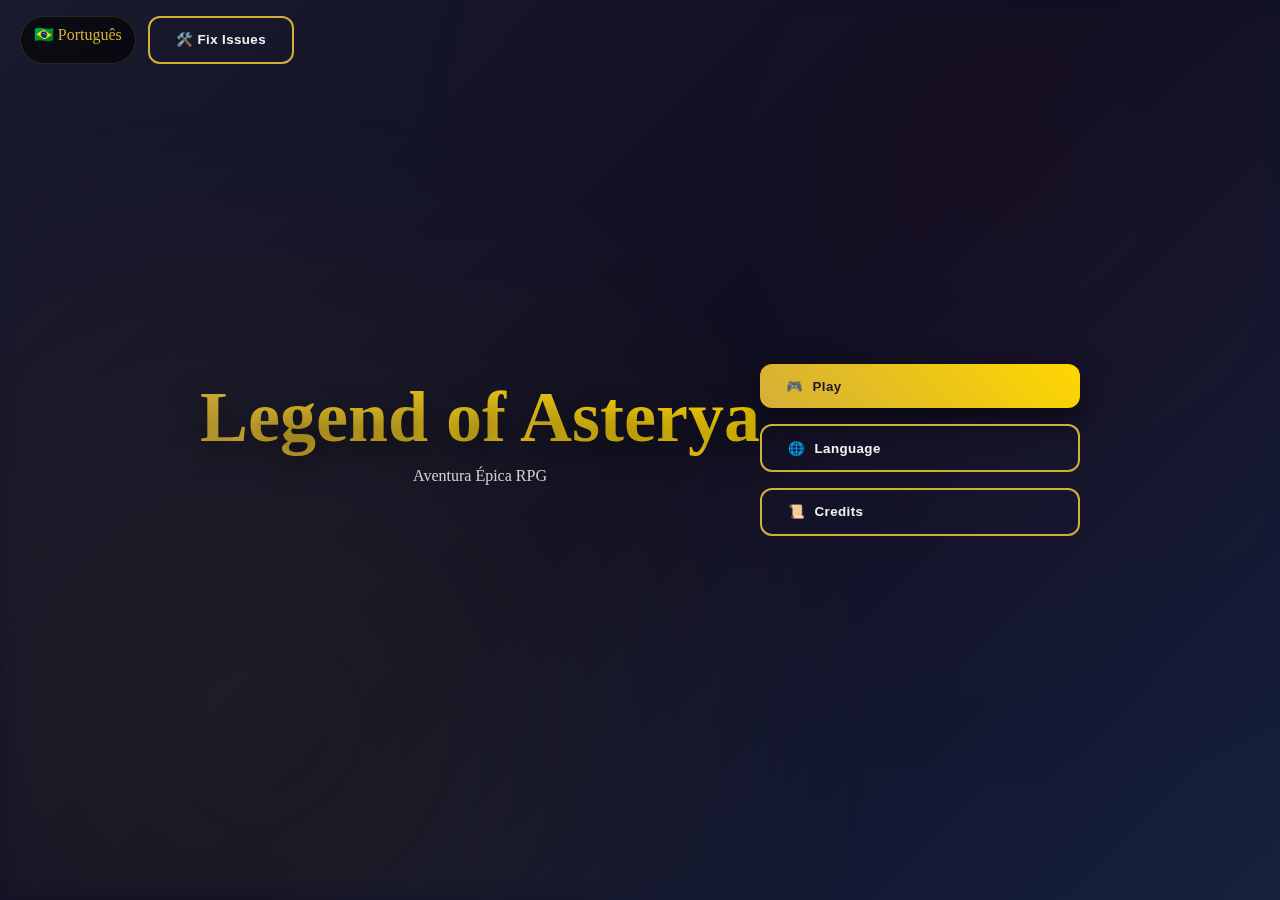
<file: RPG Site  Projeto noob.html>
<!DOCTYPE html>
<!--
  Cleaned single-file version of the prototype.
  Replaced multiple concatenated HTML documents with one consolidated, accessible, responsive prototype.
  If you need the original raw content it is recommended to keep a backup copy outside this file.
-->
<html lang="pt-BR">
<head>
  <meta charset="utf-8">
  <meta name="viewport" content="width=device-width,initial-scale=1">
  <title>Legend of Asterya — Protótipo</title>
  <style>
    :root{--primary-gold:#D4AF37;--primary-dark:#1a1a2e;--secondary-dark:#16213e;--text-light:#f0f0f0;--text-gold:#FFD700;--shadow:0 10px 30px rgba(0,0,0,0.6);--glass-bg:rgba(255,255,255,0.04);--glass-border:rgba(255,255,255,0.08)}
    *{box-sizing:border-box;margin:0;padding:0}
    html,body{height:100%}
    body{font-family:'Cinzel','Times New Roman',serif;background:linear-gradient(135deg,var(--primary-dark) 0%,#0f0f23 50%,var(--secondary-dark) 100%);color:var(--text-light);min-height:100vh;overflow-x:hidden;display:flex;flex-direction:column;align-items:center}
    body::before{content:'';position:fixed;inset:0;z-index:-1;background-image:radial-gradient(circle at 20% 80%, rgba(212,175,55,0.08) 0, transparent 50%),radial-gradient(circle at 80% 20%, rgba(139,0,0,0.06) 0, transparent 50%);filter:blur(12px)}
    .screen{position:absolute;inset:0;display:flex;align-items:center;justify-content:center;padding:1rem;visibility:hidden;opacity:0;transition:opacity .35s ease,visibility .35s}
    .screen.active{visibility:visible;opacity:1}
    .game-title{text-align:center;margin-bottom:2.5rem}
    .game-title h1{font-size:clamp(2.4rem,6vw,4.5rem);background:linear-gradient(45deg,var(--primary-gold),var(--text-gold));-webkit-background-clip:text;color:transparent;text-shadow:var(--shadow)}
    .game-title p{color:rgba(240,240,240,.85);margin-top:.5rem}
    .menu-buttons{display:flex;flex-direction:column;gap:1rem;max-width:320px;width:90%}
    .btn{padding:.9rem 1.6rem;border-radius:12px;border:none;cursor:pointer;font-weight:600;letter-spacing:.03em;display:inline-flex;align-items:center;gap:.6rem}
    .btn-primary{background:linear-gradient(45deg,var(--primary-gold),var(--text-gold));color:var(--primary-dark);box-shadow:var(--shadow)}
    .btn-secondary{background:transparent;color:var(--text-light);border:2px solid var(--primary-gold)}
    .btn:disabled{opacity:.5;cursor:not-allowed}
    .character-creation{max-width:1100px;width:100%;display:grid;grid-template-columns:1fr 420px;gap:2rem;align-items:start}
    .creation-panel{background:var(--glass-bg);border:1px solid var(--glass-border);border-radius:18px;padding:1.6rem}
    .name-input{width:100%;padding:1rem;border-radius:12px;border:1px solid transparent;background:rgba(0,0,0,0.25);color:var(--text-gold)}
    .label{display:block;margin-bottom:.6rem;color:var(--text-gold);font-weight:600}
    .classes-grid{display:grid;grid-template-columns:repeat(auto-fit,minmax(120px,1fr));gap:1rem;max-height:420px;overflow:auto;padding-right:6px}
    .class-option{aspect-ratio:1/1;border-radius:14px;background:linear-gradient(145deg, rgba(255,255,255,0.03), rgba(0,0,0,0.25));display:flex;flex-direction:column;align-items:center;justify-content:center;padding:1rem;cursor:pointer;border:2px solid transparent;transition:transform .25s ease,box-shadow .25s ease}
    .class-option:hover{transform:translateY(-6px);box-shadow:0 18px 36px rgba(0,0,0,0.45);border-color:rgba(212,175,55,0.6)}
    .class-option.selected{transform:scale(1.08);box-shadow:0 30px 60px rgba(212,175,55,0.45);border-color:var(--text-gold)}
    .class-icon{font-size:2.6rem;margin-bottom:.6rem}
    .class-label{background:rgba(0,0,0,0.6);padding:.45rem .6rem;border-radius:10px;color:var(--text-gold);font-weight:700}
    .preview-panel{display:flex;flex-direction:column;gap:1rem}
    .detail-stats{display:grid;grid-template-columns:repeat(3,1fr);gap:.8rem}
    .stat-item{background:rgba(0,0,0,0.25);padding:.8rem;border-radius:10px;text-align:center}
    .stat-value{font-size:1.2rem;color:var(--text-gold);font-weight:700}
    .stat-label{font-size:.75rem;color:rgba(240,240,240,.8);text-transform:uppercase}
    .class-lore{color:rgba(240,240,240,.95);line-height:1.5;padding-top:.4rem}
    .action-buttons{display:flex;gap:.8rem;justify-content:center;margin-top:1rem}
    .nav-header{position:fixed;left:20px;top:16px;display:flex;gap:.8rem;z-index:60}
    .lang-indicator{background:rgba(0,0,0,0.6);padding:.5rem .8rem;border-radius:999px;color:var(--primary-gold);border:1px solid rgba(212,175,55,0.18)}
    @media (max-width:900px){.character-creation{grid-template-columns:1fr}.preview-panel{order:2}.creation-panel{order:1}}@media (max-width:480px){.game-title h1{font-size:2rem}.class-icon{font-size:2rem}.classes-grid{grid-template-columns:repeat(3,1fr)}}
  </style>
</head>
<body>
  <header class="nav-header">
    <div class="lang-indicator" id="langIndicator" aria-live="polite">🇧🇷 PT-BR</div>
    <button class="btn btn-secondary" id="backBtn" aria-hidden="true" style="display:none">← Back</button>
    <button class="btn btn-secondary" id="fixBtn" title="Aplicar correções automáticas">🛠️ Fix Issues</button>
  </header>

  <main>
    <section id="screen1" class="screen active" aria-hidden="false">
      <div class="game-title">
        <h1 id="gameTitle">Legend of Asterya</h1>
        <p id="subtitle">Aventura Épica RPG</p>
      </div>
      <div class="menu-buttons" role="menu">
        <button class="btn btn-primary" id="playBtn">🎮 <span class="btn-text">Play</span></button>
        <button class="btn btn-secondary" id="langBtn">🌐 <span class="btn-text">Language</span></button>
        <button class="btn btn-secondary" id="creditsBtn">📜 <span class="btn-text">Credits</span></button>
      </div>
    </section>

    <section id="screen2" class="screen" aria-hidden="true">
      <div class="character-creation">
        <h2 class="character-title" id="charTitle">Criação de Personagem</h2>
        <div class="creation-panel">
          <label for="charName" class="label">Nome do Herói</label>
          <input id="charName" class="name-input" type="text" maxlength="20" placeholder="Digite o nome do seu herói">
          <label class="label">Escolha sua Classe</label>
          <div class="classes-grid" id="classesGrid" role="list"></div>
        </div>
        <aside class="creation-panel preview-panel" id="previewPanel" aria-live="polite">
          <h3 id="detailTitle">Passe o mouse ou toque em uma classe</h3>
          <div class="detail-stats" id="statsContainer"></div>
          <div class="class-lore" id="loreContainer">Detalhes da classe...</div>
          <div class="action-buttons">
            <button class="btn btn-secondary" id="randomBtn">🎲 Aleatório</button>
            <button class="btn btn-primary" id="confirmBtn" disabled>⚔️ Confirmar Herói</button>
          </div>
        </aside>
      </div>
    </section>
  </main>

  <script>
    // Inlined app.js (cleaned)
    const DND_CLASSES = {artificer:{icon:'🔧',name:'Artificer',stats:{for:12,des:14,con:14,int:16,sab:10,car:12},lore:'Mestre das invenções mágicas.'},barbarian:{icon:'🪓',name:'Barbarian',stats:{for:16,des:13,con:16,int:8,sab:12,car:10},lore:'Fúria primal.'},druid:{icon:'🌿',name:'Druid',stats:{for:10,des:12,con:14,int:10,sab:16,car:14},lore:'Guardião da natureza.'},fighter:{icon:'⚔️',name:'Fighter',stats:{for:15,des:12,con:14,int:10,sab:11,car:13},lore:'Mestre de todas as armas.'},monk:{icon:'🥷',name:'Monk',stats:{for:10,des:16,con:14,int:10,sab:14,car:12},lore:'Disciplina absoluta.'},paladin:{icon:'🛡️',name:'Paladin',stats:{for:15,des:10,con:14,int:10,sab:12,car:16},lore:'Cavaleiro sagrado.'},ranger:{icon:'🏹',name:'Ranger',stats:{for:12,des:16,con:14,int:10,sab:15,car:11},lore:'Caçador das florestas.'},rogue:{icon:'🗡️',name:'Rogue',stats:{for:10,des:16,con:12,int:12,sab:12,car:15},lore:'Mestre da furtividade.'},warlock:{icon:'📜',name:'Warlock',stats:{for:8,des:14,con:12,int:10,sab:11,car:16},lore:'Pactos sombrios.'},wizard:{icon:'🔮',name:'Wizard',stats:{for:8,des:12,con:12,int:16,sab:14,car:11},lore:'Erudito arcano.'}};

    const TRANSLATIONS = {'pt-BR':{play:'Jogar',language:'Idioma',credits:'Créditos',langIndicator:'🇧🇷 Português',back:'Voltar',confirm:'Confirmar Herói'},'en-US':{play:'Play',language:'Language',credits:'Credits',langIndicator:'🇺🇸 English',back:'Back',confirm:'Confirm'}};

    const isTouchDevice = () => ('ontouchstart' in window) || navigator.maxTouchPoints > 0;

    function normalizeButtonText(){document.querySelectorAll('.btn').forEach(btn=>{if(!btn.querySelector('.btn-text')){const texts=Array.from(btn.childNodes).filter(n=>n.nodeType===Node.TEXT_NODE&&n.textContent.trim());if(texts.length){const span=document.createElement('span');span.className='btn-text';span.textContent=texts.map(t=>t.textContent.trim()).join(' ');texts.forEach(t=>t.remove());btn.appendChild(span)}}})}

    class LanguageManager{constructor(){this.current=localStorage.getItem('language')||'pt-BR';this.updateUI()}set(lang){if(!TRANSLATIONS[lang])return;this.current=lang;localStorage.setItem('language',lang);this.updateUI()}updateUI(){const t=TRANSLATIONS[this.current];document.getElementById('langIndicator').textContent=t.langIndicator}}

    class ScreenManager{
      constructor(){this.current='screen1';this.selectedClass=null;this.charName='';this.currentHover=null;this.lang=new LanguageManager();this.init()}
      init(){normalizeButtonText();this.populateClasses();this.bindUI();this.updateConfirmState()}
      populateClasses(){const grid=document.getElementById('classesGrid');grid.innerHTML='';Object.entries(DND_CLASSES).forEach(([key,data])=>{const el=document.createElement('div');el.className='class-option';el.setAttribute('data-class',key);el.setAttribute('role','listitem');el.setAttribute('tabindex','0');el.innerHTML=`<div class="class-icon">${data.icon}</div><div class="class-label">${data.name}</div>`;grid.appendChild(el)})}
      showScreen(id){const prev=document.getElementById(this.current);if(prev)prev.classList.remove('active');prev&&(prev.setAttribute('aria-hidden','true'));setTimeout(()=>{document.querySelectorAll('.screen').forEach(s=>{s.classList.remove('active');s.setAttribute('aria-hidden','true')});const next=document.getElementById(id);if(next){next.classList.add('active');next.setAttribute('aria-hidden','false');this.current=id}document.getElementById('backBtn').style.display=id==='screen1'?'none':'inline-block'},300)}
      updatePreview(classKey,isHover=false){const data=DND_CLASSES[classKey];if(!data)return;document.getElementById('detailTitle').textContent=`${data.icon} ${data.name}`;const statsHtml=Object.entries(data.stats).map(([k,v])=>`<div class="stat-item"><div class="stat-value">${v}</div><div class="stat-label">${k.toUpperCase()}</div></div>`).join('');document.getElementById('statsContainer').innerHTML=statsHtml;document.getElementById('loreContainer').textContent=data.lore;if(isHover)this.currentHover=classKey;else this.selectedClass=classKey}
      clearPreview(){document.getElementById('detailTitle').textContent='Passe o mouse ou toque em uma classe';document.getElementById('statsContainer').innerHTML='';document.getElementById('loreContainer').textContent='Detalhes da classe...';this.currentHover=null}
      bindUI(){document.getElementById('playBtn').addEventListener('click',()=>this.showScreen('screen2'));document.getElementById('backBtn').addEventListener('click',()=>this.showScreen('screen1'));document.getElementById('creditsBtn')?.addEventListener('click',()=>alert('Legend of Asterya\nDesenvolvido localmente.'));document.getElementById('langBtn')?.addEventListener('click',()=>{const langs=Object.keys(TRANSLATIONS);const idx=langs.indexOf(this.lang.current);const next=langs[(idx+1)%langs.length];this.lang.set(next)});const grid=document.getElementById('classesGrid');grid.addEventListener('click',(e)=>{const opt=e.target.closest('.class-option');if(!opt)return;this.selectClass(opt.dataset.class,opt)});grid.addEventListener('keydown',(e)=>{const el=e.target.closest('.class-option');if(!el)return;if(e.key==='Enter'||e.key===' '){e.preventDefault();this.selectClass(el.dataset.class,el)}});grid.addEventListener('mouseover',(e)=>{const opt=e.target.closest('.class-option');if(!opt)return;this.updatePreview(opt.dataset.class,true)});grid.addEventListener('mouseout',(e)=>{const related=e.relatedTarget;if(related&&related.closest&&related.closest('.class-option'))return;if(!this.selectedClass)this.clearPreview()});const nameInput=document.getElementById('charName');nameInput&&nameInput.addEventListener('input',(e)=>{this.charName=e.target.value;this.updateConfirmState()});document.getElementById('randomBtn')?.addEventListener('click',()=>{const keys=Object.keys(DND_CLASSES);const rnd=keys[Math.floor(Math.random()*keys.length)];this.selectClass(rnd)});document.getElementById('confirmBtn')?.addEventListener('click',()=>{if(!this.charName||!this.selectedClass)return;const d=DND_CLASSES[this.selectedClass];alert(`🎉 Herói Criado!\nNome: ${this.charName}\nClasse: ${d.name}`)});document.getElementById('fixBtn')?.addEventListener('click',()=>this.fixIssues());if(isTouchDevice()){grid.addEventListener('touchstart',(e)=>{const opt=e.target.closest('.class-option');if(!opt)return;this.updatePreview(opt.dataset.class,true)},{passive:true})}}
      selectClass(key,el){document.querySelectorAll('.class-option').forEach(o=>o.classList.remove('selected'));const target=el||document.querySelector(`[data-class="${key}"]`);target&&target.classList.add('selected');this.updatePreview(key,false);this.updateConfirmState()}
      updateConfirmState(){const ready=(this.charName&&this.charName.trim())&&this.selectedClass;const btn=document.getElementById('confirmBtn');if(btn)btn.disabled=!ready}
      fixIssues(){normalizeButtonText();document.querySelectorAll('.class-option').forEach(o=>{if(!o.hasAttribute('tabindex'))o.setAttribute('tabindex','0')});document.querySelectorAll('[onclick]').forEach(el=>{try{const code=el.getAttribute('onclick');const fn=new Function('event',code);el.removeAttribute('onclick');el.addEventListener('click',ev=>fn.call(el,ev))}catch(err){console.warn('fixIssues: could not migrate inline onclick',err,el)}});document.querySelectorAll('.screen').forEach(s=>{if(!s.classList.contains('active'))s.setAttribute('aria-hidden','true');else s.setAttribute('aria-hidden','false')});alert('Correções aplicadas — verifique a interface.')}
    }

    window.addEventListener('load',()=>{window.app=new ScreenManager();console.log('app carregado — ScreenManager ativo')});
    </script>
  </body>
  </html>
</file>
<file: css/style.css>
/* ===== RESET E CONFIGURAÇÕES GERAIS ===== */
* {
    margin: 0;
    padding: 0;
    box-sizing: border-box;
}

:root {
    --color-gold: #d4af37;
    --color-dark-gold: #8b4513;
    --color-light-gold: #f0e0a0;
    --color-bg-dark: #0a0a0a;
    --color-bg-brown: rgba(20, 10, 5, 0.9);
    --shadow-glow: 0 0 10px rgba(212, 175, 55, 0.5);
    --transition-default: all 0.3s cubic-bezier(0.4, 0, 0.2, 1);
}

/* ===== ESTILOS BASE ===== */
body {
    font-family: 'Cinzel', serif;
    background-color: var(--color-bg-dark);
    color: var(--color-gold);
    min-height: 100vh;
    overflow-x: hidden;
    overflow-y: hidden;
    position: relative;
    background-image: 
        radial-gradient(circle at 10% 20%, rgba(10, 10, 10, 0.8) 0%, transparent 20%),
        radial-gradient(circle at 90% 80%, rgba(20, 2, 2, 0.7) 0%, transparent 20%);
    -webkit-font-smoothing: antialiased;
    -moz-osx-font-smoothing: grayscale;
}

/* ===== ELEMENTOS DE FUNDO ===== */
#particles {
    position: absolute;
    top: 0;
    left: 0;
    width: 100%;
    height: 100%;
    z-index: -1;
    opacity: 0.3;
    pointer-events: none;
}

.smoke {
    position: absolute;
    width: 100%;
    height: 100%;
    background: 
        radial-gradient(circle at 20% 50%, rgba(90, 20, 10, 0.15) 0%, transparent 50%),
        radial-gradient(circle at 80% 20%, rgba(30, 15, 5, 0.1) 0%, transparent 50%),
        radial-gradient(circle at 40% 80%, rgba(60, 25, 10, 0.1) 0%, transparent 50%);
    z-index: -1;
    animation: smoke-drift 30s infinite ease-in-out;
    pointer-events: none;
}

@keyframes smoke-drift {
    0%, 100% {
        transform: translate(0, 0) scale(1);
        filter: blur(0px);
    }
    33% {
        transform: translate(2%, 1%) scale(1.01);
        filter: blur(0.5px);
    }
    66% {
        transform: translate(-1%, 2%) scale(1.02);
        filter: blur(0.3px);
    }
}

/* ===== ANIMAÇÃO DE ENTRADA ===== */
@keyframes fade-in {
    from {
        opacity: 0;
        transform: translateY(20px);
    }
    to {
        opacity: 1;
        transform: translateY(0);
    }
}

/* ===== TELA PRINCIPAL ===== */
.screen {
    display: flex;
    flex-direction: column;
    justify-content: center;
    align-items: center;
    min-height: 100vh;
    padding: clamp(1rem, 5vw, 2rem);
    position: relative;
    z-index: 1;
    opacity: 0;
    animation: fade-in 1.5s cubic-bezier(0.4, 0, 0.2, 1) forwards;
    will-change: opacity, transform;
}

/* ===== TÍTULO DO JOGO ===== */
.game-title {
  text-align: center;
  margin-bottom: clamp(2rem, 8vw, 5rem);
  position: relative;
  padding: clamp(1.5rem, 4vw, 2rem);
  border: 2px solid transparent;
  border-image: linear-gradient(to bottom, var(--color-gold), var(--color-dark-gold), var(--color-gold)) 1;
  background: 
    linear-gradient(to bottom, rgba(10, 10, 10, 0.95), rgba(20, 10, 5, 0.85)),
    url("data:image/svg+xml,%3Csvg width='60' height='60' viewBox='0 0 60 60' xmlns='http://www.w3.org/2000/svg'%3E%3Cg fill='none' fill-rule='evenodd'%3E%3Cg fill='%23d4af37' fill-opacity='0.05'%3E%3Cpath d='M36 34v-4h-2v4h-4v2h4v4h2v-4h4v-2h-4zm0-30V0h-2v4h-4v2h4v4h2V6h4V4h-4zM6 34v-4H4v4H0v2h4v4h2v-4h4v-2H6zM6 4V0H4v4H0v2h4v4h2V6h4V4H6z'/%3E%3C/g%3E%3C/g%3E%3C/svg%3E");
  box-shadow:
    0 0 30px rgba(139, 69, 19, 0.4),
    inset 0 0 40px rgba(0, 0, 0, 0.8),
    0 10px 40px rgba(0, 0, 0, 0.6);
  max-width: min(90vw, 800px);
  backdrop-filter: blur(2px);
  transform-style: preserve-3d;
  perspective: 1000px;
}

#gameTitle {
  font-size: clamp(4rem, 12vw, 8rem) !important;
  letter-spacing: clamp(4px, 1.5vw, 8px) !important;
}

/* Aumenta o tamanho das letras do título e subtítulo dentro do container */
.game-title #gameTitle {
  font-size: clamp(3rem, 9vw, 6rem);
  letter-spacing: clamp(3px, 1.2vw, 5px);
  line-height: 1.05;
}

.game-title #subtitle {
  font-size: clamp(1.2rem, 3.5vw, 1.9rem);
  letter-spacing: 2.5px;
}

.game-title::before,
.game-title::after {
    content: '';
    position: absolute;
    width: clamp(30px, 6vw, 50px);
    height: clamp(30px, 6vw, 50px);
    border: 2px solid var(--color-gold);
    opacity: 0.6;
    transition: var(--transition-default);
}

.game-title::before {
    top: -10px;
    left: -10px;
    border-right: none;
    border-bottom: none;
}

.game-title::after {
    bottom: -10px;
    right: -10px;
    border-left: none;
    border-top: none;
}

.game-title:hover::before,
.game-title:hover::after {
    opacity: 0.9;
    transform: scale(1.1);
}

#gameTitle {
    font-size: clamp(2.5rem, 8vw, 4.5rem);
    color: var(--color-gold);
    text-shadow:
        0 0 10px rgba(212, 175, 55, 0.5),
        0 0 20px rgba(139, 69, 19, 0.3),
        2px 2px 0px var(--color-dark-gold),
        0 2px 4px rgba(0, 0, 0, 0.5);
    letter-spacing: clamp(2px, 1vw, 3px);
    margin-bottom: 1rem;
    position: relative;
    animation: title-glow 3s infinite alternate ease-in-out;
    line-height: 1.1;
    font-weight: 700;
}

#subtitle {
    font-size: clamp(1rem, 3vw, 1.5rem);
    color: rgba(212, 175, 55, 0.8);
    letter-spacing: 2px;
    text-shadow: 0 2px 4px rgba(0, 0, 0, 0.5);
    max-width: 600px;
    margin: 0 auto;
    line-height: 1.4;
}

@keyframes title-glow {
    0% {
        text-shadow: 
            0 0 10px rgba(212, 175, 55, 0.5), 
            0 0 20px rgba(139, 69, 19, 0.3), 
            2px 2px 0px var(--color-dark-gold);
        transform: scale(1);
    }
    100% {
        text-shadow: 
            0 0 20px rgba(212, 175, 55, 0.7), 
            0 0 40px rgba(139, 69, 19, 0.5), 
            2px 2px 0px var(--color-dark-gold),
            0 0 60px rgba(212, 175, 55, 0.2);
        transform: scale(1.01);
    }
}

/* ===== BOTÕES DO MENU ===== */
.menu-buttons {
    display: flex;
    flex-direction: column;
    gap: clamp(1rem, 3vw, 1.5rem);
    align-items: center;
    margin-top: 2rem;
    width: 100%;
    max-width: 400px;
}

.btn {
    font-family: 'Cinzel', serif;
    font-weight: 700;
    font-size: clamp(1rem, 3vw, 1.4rem);
    color: var(--color-gold);
    background: 
        linear-gradient(145deg, 
            rgba(30, 15, 5, 0.95) 0%, 
            rgba(10, 5, 0, 0.95) 100%),
        url("data:image/svg+xml,%3Csvg width='20' height='20' viewBox='0 0 20 20' xmlns='http://www.w3.org/2000/svg'%3E%3Cg fill='%23d4af37' fill-opacity='0.05' fill-rule='evenodd'%3E%3Ccircle cx='3' cy='3' r='3'/%3E%3Ccircle cx='13' cy='13' r='3'/%3E%3C/g%3E%3C/svg%3E");
    border: 2px solid var(--color-dark-gold);
    border-radius: 4px;
    padding: clamp(0.9rem, 3vw, 1.2rem) clamp(2rem, 6vw, 3rem);
    cursor: pointer;
    position: relative;
    overflow: hidden;
    transition: var(--transition-default);
    min-width: min(250px, 90vw);
    text-align: center;
    letter-spacing: 1.5px;
    text-transform: uppercase;
    box-shadow:
        0 4px 6px -1px rgba(0, 0, 0, 0.7),
        0 2px 4px -1px rgba(0, 0, 0, 0.6),
        inset 0 1px 0 rgba(255, 255, 255, 0.1);
    text-decoration: none;
    display: inline-block;
    will-change: transform, box-shadow;
    backface-visibility: hidden;
}

.btn::before {
    content: '';
    position: absolute;
    top: 0;
    left: -100%;
    width: 100%;
    height: 100%;
    background: linear-gradient(90deg, 
        transparent, 
        rgba(212, 175, 55, 0.15), 
        rgba(212, 175, 55, 0.25), 
        rgba(212, 175, 55, 0.15), 
        transparent);
    transition: left 0.8s cubic-bezier(0.4, 0, 0.2, 1);
    z-index: 1;
}

.btn-content {
    position: relative;
    z-index: 2;
    display: flex;
    align-items: center;
    justify-content: center;
    gap: 10px;
}

.btn:hover {
    color: var(--color-light-gold);
    border-color: var(--color-gold);
    transform: translateY(-4px) scale(1.02);
    box-shadow:
        0 20px 25px -5px rgba(212, 175, 55, 0.2),
        0 10px 10px -5px rgba(212, 175, 55, 0.1),
        inset 0 1px 0 rgba(255, 255, 255, 0.2),
        0 0 20px rgba(212, 175, 55, 0.3);
}

.btn:hover::before {
    left: 100%;
}

.btn:active {
    transform: translateY(-1px) scale(0.98);
    box-shadow:
        0 2px 4px rgba(0, 0, 0, 0.7),
        inset 0 1px 0 rgba(255, 255, 255, 0.1);
    transition: all 0.1s ease;
}

.btn:focus-visible {
    outline: 2px solid var(--color-gold);
    outline-offset: 4px;
    border-color: transparent;
}

.btn-primary {
    border-color: var(--color-gold);
    background: 
        linear-gradient(145deg, 
            rgba(50, 25, 10, 0.95) 0%, 
            rgba(25, 12, 5, 0.95) 100%),
        url("data:image/svg+xml,%3Csvg width='20' height='20' viewBox='0 0 20 20' xmlns='http://www.w3.org/2000/svg'%3E%3Cg fill='%23d4af37' fill-opacity='0.08' fill-rule='evenodd'%3E%3Ccircle cx='3' cy='3' r='3'/%3E%3Ccircle cx='13' cy='13' r='3'/%3E%3C/g%3E%3C/svg%3E");
    box-shadow:
        0 4px 15px rgba(212, 175, 55, 0.2),
        inset 0 1px 0 rgba(255, 255, 255, 0.1);
}

/* ===== DICAS E TEXTOS ADICIONAIS ===== */
.hint {
    position: absolute;
    bottom: clamp(10px, 3vw, 20px);
    left: 50%;
    transform: translateX(-50%);
    font-size: clamp(0.8rem, 2vw, 0.9rem);
    color: rgba(212, 175, 55, 0.5);
    font-style: italic;
    letter-spacing: 0.5px;
    text-align: center;
    width: 100%;
    padding: 0 clamp(10px, 4vw, 20px);
    opacity: 0.8;
    animation: pulse 4s infinite ease-in-out;
}

@keyframes pulse {
    0%, 100% { opacity: 0.5; }
    50% { opacity: 0.8; }
}

/* ===== LOADING / ESTADOS ===== */
.btn.loading {
    pointer-events: none;
    opacity: 0.7;
}

.btn.loading::after {
    content: '';
    position: absolute;
    width: 20px;
    height: 20px;
    border: 2px solid transparent;
    border-top: 2px solid var(--color-gold);
    border-radius: 50%;
    animation: spin 1s linear infinite;
    right: 20px;
}

@keyframes spin {
    0% { transform: rotate(0deg); }
    100% { transform: rotate(360deg); }
}

/* ===== RESPONSIVIDADE ===== */
@media (max-width: 768px) {
    .game-title {
        padding: 1.5rem;
        margin-bottom: 3rem;
        border-width: 1px;
    }
    
    .btn {
        min-width: 200px;
        padding: 1rem 2rem;
    }
}

@media (max-width: 480px) {
    .screen {
        padding: 1rem;
    }
    
    .game-title {
        padding: 1rem;
        margin-bottom: 2rem;
    }
    
    .menu-buttons {
        gap: 1rem;
    }
    
    .btn {
        min-width: 180px;
        padding: 0.8rem 1.5rem;
        font-size: 1rem;
    }
}

@media (prefers-reduced-motion: reduce) {
    *, ::before, ::after {
        animation-duration: 0.01ms !important;
        animation-iteration-count: 1 !important;
        transition-duration: 0.01ms !important;
    }
}
</file>
<file: css/home.css>
/* css/home.css */

/* Reset e configurações base Dark Souls */
* {
    margin: 0;
    padding: 0;
    box-sizing: border-box;
}

body {
    font-family: 'Cinzel', serif;
    background-color: #000000;
    color: #d4af37;
    min-height: 100vh;
    overflow-x: hidden;
    position: relative;
}

/* Efeitos de forja majestosos */
.background-effect {
    position: fixed;
    top: 0;
    left: 0;
    width: 100%;
    height: 100%;
    background:
        radial-gradient(circle at 30% 20%, rgba(139, 0, 0, 0.25) 0%, transparent 50%),
        radial-gradient(circle at 70% 80%, rgba(184, 115, 51, 0.2) 0%, transparent 50%),
        radial-gradient(circle at 50% 50%, rgba(212, 175, 55, 0.15) 0%, transparent 60%),
        linear-gradient(135deg,
            #000000 0%,
            #1a0a05 25%,
            #0a0a0a 50%,
            #1a0a05 75%,
            #000000 100%);
    z-index: -3;
}

/* Anvil effect */
.anvil-decoration {
    position: fixed;
    top: 50%;
    left: 50%;
    transform: translate(-50%, -50%);
    width: 300px;
    height: 200px;
    z-index: -2;
    opacity: 0.05;
    pointer-events: none;
}

.anvil-decoration::before {
    content: '⚒️';
    font-size: 100px;
    position: absolute;
    top: 50%;
    left: 50%;
    transform: translate(-50%, -50%);
    filter: drop-shadow(0 0 10px rgba(212, 175, 55, 0.3));
}

/* Efeitos de cinzas flutuantes */
.floating-ashes {
    position: fixed;
    top: 0;
    left: 0;
    width: 100%;
    height: 100%;
    z-index: -1;
    pointer-events: none;
}

.ash-particle {
    position: absolute;
    background: radial-gradient(circle, rgba(200, 200, 200, 0.1) 0%, transparent 70%);
    border-radius: 50%;
    animation: ash-float linear infinite;
}

@keyframes ash-float {
    0% {
        transform: translateY(100vh) translateX(0) rotate(0deg);
        opacity: 0;
    }

    10% {
        opacity: 0.3;
    }

    90% {
        opacity: 0.3;
    }

    100% {
        transform: translateY(-100px) translateX(calc(var(--x-move) * 100px)) rotate(360deg);
        opacity: 0;
    }
}

/* Efeitos de fogo */
.fire-effects {
    position: fixed;
    bottom: 0;
    left: 0;
    width: 100%;
    height: 30%;
    z-index: -2;
    pointer-events: none;
    background: radial-gradient(ellipse at 50% 100%,
            rgba(255, 69, 0, 0.15) 0%,
            rgba(255, 140, 0, 0.1) 25%,
            transparent 70%);
    filter: blur(10px);
    animation: fire-flicker 2s infinite alternate;
}

@keyframes fire-flicker {

    0%,
    100% {
        opacity: 0.7;
    }

    50% {
        opacity: 1;
    }
}

/* Header de navegação - Estilo forja */
.nav-header {
    padding: 2rem 3rem;
    background: linear-gradient(to bottom,
            rgba(30, 15, 7, 0.95),
            rgba(15, 7, 3, 0.8));
    border-bottom: 3px solid transparent;
    border-image: linear-gradient(to right,
            transparent,
            #8b0000,
            #d4af37,
            #8b0000,
            transparent) 1;
    position: relative;
    backdrop-filter: blur(5px);
}

.nav-header::before {
    content: '';
    position: absolute;
    bottom: -3px;
    left: 0;
    width: 100%;
    height: 1px;
    background: linear-gradient(to right,
            transparent,
            rgba(212, 175, 55, 0.3),
            rgba(212, 175, 55, 0.6),
            rgba(212, 175, 55, 0.3),
            transparent);
    box-shadow: 0 0 20px rgba(212, 175, 55, 0.3);
}

/* Botões estilo forja */
.btn {
    font-family: 'Cinzel', serif;
    font-weight: 900;
    font-size: 1.3rem;
    color: #f0e0a0;
    background: linear-gradient(145deg,
            rgba(40, 20, 10, 0.9),
            rgba(20, 10, 5, 0.95));
    border: 2px solid #8b0000;
    border-radius: 0;
    padding: 1rem 2.5rem;
    cursor: pointer;
    transition: all 0.4s cubic-bezier(0.175, 0.885, 0.32, 1.275);
    text-align: center;
    letter-spacing: 2px;
    text-transform: uppercase;
    text-shadow: 0 2px 4px rgba(0, 0, 0, 0.5);
    position: relative;
    overflow: hidden;
    box-shadow:
        0 8px 32px rgba(139, 0, 0, 0.4),
        inset 0 1px 0 rgba(255, 255, 255, 0.1),
        inset 0 -1px 0 rgba(0, 0, 0, 0.5);
}

.btn::before {
    content: '';
    position: absolute;
    top: 0;
    left: -100%;
    width: 100%;
    height: 100%;
    background: linear-gradient(90deg,
            transparent,
            rgba(212, 175, 55, 0.2),
            transparent);
    transition: left 0.6s ease;
}

.btn:hover:not(:disabled) {
    color: #fff8dc;
    border-color: #d4af37;
    transform: translateY(-4px) scale(1.02);
    box-shadow:
        0 15px 40px rgba(212, 175, 55, 0.5),
        0 0 60px rgba(139, 0, 0, 0.6),
        inset 0 1px 0 rgba(255, 255, 255, 0.2),
        inset 0 -1px 0 rgba(0, 0, 0, 0.3);
    background: linear-gradient(145deg,
            rgba(60, 30, 15, 0.95),
            rgba(30, 15, 7, 0.95));
}

.btn:hover:not(:disabled)::before {
    left: 100%;
}

.btn:active:not(:disabled) {
    transform: translateY(-1px);
    box-shadow:
        0 5px 20px rgba(212, 175, 55, 0.3),
        inset 0 1px 0 rgba(255, 255, 255, 0.1);
}

.btn-primary {
    border-color: #d4af37;
    background: linear-gradient(145deg,
            rgba(60, 30, 15, 0.9),
            rgba(30, 15, 7, 0.95));
    box-shadow:
        0 8px 32px rgba(212, 175, 55, 0.4),
        inset 0 1px 0 rgba(255, 255, 255, 0.1);
}

.btn-secondary {
    border-color: #8b4513;
}

.btn:disabled {
    opacity: 0.4;
    cursor: not-allowed;
    transform: none;
    filter: grayscale(0.5);
}

/* Tela principal - Entrada majestosa */
.screen {
    min-height: calc(100vh - 120px);
    padding: 3rem 2rem;
    animation: screen-forge-in 2s cubic-bezier(0.215, 0.610, 0.355, 1) forwards;
    opacity: 0;
    transform: translateY(30px);
    position: relative;
    z-index: 1;
}

@keyframes screen-forge-in {
    0% {
        opacity: 0;
        transform: translateY(30px);
    }

    100% {
        opacity: 1;
        transform: translateY(0);
    }
}

/* Container principal */
.creation-container {
    max-width: 1600px;
    margin: 0 auto;
    display: grid;
    grid-template-columns: 1fr 1.2fr;
    gap: 3rem;
    position: relative;
    z-index: 2;
}

@media (max-width: 1200px) {
    .creation-container {
        grid-template-columns: 1fr;
        max-width: 800px;
        gap: 2rem;
    }
}

/* Título majestoso */
.page-title {
    font-family: 'UnifrakturMaguntia', cursive;
    font-size: 5rem;
    color: #d4af37;
    text-align: center;
    margin-bottom: 3rem;
    grid-column: 1 / -1;
    text-shadow:
        0 0 20px rgba(212, 175, 55, 0.7),
        0 0 40px rgba(139, 0, 0, 0.5),
        0 0 60px rgba(139, 0, 0, 0.3),
        3px 3px 0px #8b0000,
        -1px -1px 0px #000000;
    letter-spacing: 3px;
    position: relative;
    animation: title-forge-glow 4s infinite alternate;
}

@keyframes title-forge-glow {
    0% {
        text-shadow:
            0 0 20px rgba(212, 175, 55, 0.7),
            0 0 40px rgba(139, 0, 0, 0.5),
            3px 3px 0px #8b0000,
            -1px -1px 0px #000000;
    }

    100% {
        text-shadow:
            0 0 30px rgba(212, 175, 55, 0.9),
            0 0 60px rgba(139, 0, 0, 0.7),
            0 0 90px rgba(139, 0, 0, 0.5),
            3px 3px 0px #8b0000,
            -1px -1px 0px #000000;
    }
}

.page-title::before,
.page-title::after {
    content: '🔥';
    position: absolute;
    top: 50%;
    transform: translateY(-50%);
    font-size: 2.5rem;
    opacity: 0.8;
    filter: drop-shadow(0 0 10px rgba(255, 69, 0, 0.5));
    animation: fire-spark 2s infinite alternate;
}

@keyframes fire-spark {

    0%,
    100% {
        transform: translateY(-50%) scale(1);
    }

    50% {
        transform: translateY(-50%) scale(1.2);
    }
}

.page-title::before {
    left: 15%;
}

.page-title::after {
    right: 15%;
}

/* Painéis estilo forja */
.panel {
    background:
        linear-gradient(145deg,
            rgba(30, 15, 7, 0.92),
            rgba(15, 7, 3, 0.95)),
        url("data:image/svg+xml,%3Csvg width='100' height='100' viewBox='0 0 100 100' xmlns='http://www.w3.org/2000/svg'%3E%3Cpath d='M11 18c3.866 0 7-3.134 7-7s-3.134-7-7-7-7 3.134-7 7 3.134 7 7 7zm48 25c3.866 0 7-3.134 7-7s-3.134-7-7-7-7 3.134-7 7 3.134 7 7 7zm-43-7c1.657 0 3-1.343 3-3s-1.343-3-3-3-3 1.343-3 3 1.343 3 3 3zm63 31c1.657 0 3-1.343 3-3s-1.343-3-3-3-3 1.343-3 3 1.343 3 3 3zM34 90c1.657 0 3-1.343 3-3s-1.343-3-3-3-3 1.343-3 3 1.343 3 3 3zm56-76c1.657 0 3-1.343 3-3s-1.343-3-3-3-3 1.343-3 3 1.343 3 3 3zM12 86c2.21 0 4-1.79 4-4s-1.79-4-4-4-4 1.79-4 4 1.79 4 4 4zm28-65c2.21 0 4-1.79 4-4s-1.79-4-4-4-4 1.79-4 4 1.79 4 4 4zm23-11c2.76 0 5-2.24 5-5s-2.24-5-5-5-5 2.24-5 5 2.24 5 5 5zm-6 60c2.21 0 4-1.79 4-4s-1.79-4-4-4-4 1.79-4 4 1.79 4 4 4zm29 22c2.76 0 5-2.24 5-5s-2.24-5-5-5-5 2.24-5 5 2.24 5 5 5zM32 63c2.76 0 5-2.24 5-5s-2.24-5-5-5-5 2.24-5 5 2.24 5 5 5zm57-13c2.76 0 5-2.24 5-5s-2.24-5-5-5-5 2.24-5 5 2.24 5 5 5zm-9-21c1.105 0 2-.895 2-2s-.895-2-2-2-2 .895-2 2 .895 2 2 2zM60 91c1.105 0 2-.895 2-2s-.895-2-2-2-2 .895-2 2 .895 2 2 2zM35 41c1.105 0 2-.895 2-2s-.895-2-2-2-2 .895-2 2 .895 2 2 2zM12 60c1.105 0 2-.895 2-2s-.895-2-2-2-2 .895-2 2 .895 2 2 2z' fill='%23d4af37' fill-opacity='0.08' fill-rule='evenodd'/%3E%3C/svg%3E");
    border: 4px solid transparent;
    border-image: linear-gradient(45deg,
            #8b0000,
            #d4af37,
            #8b4513,
            #d4af37,
            #8b0000) 1;
    padding: 3rem;
    box-shadow:
        0 0 50px rgba(139, 0, 0, 0.5),
        0 0 100px rgba(212, 175, 55, 0.2),
        inset 0 0 40px rgba(0, 0, 0, 0.8),
        inset 0 0 0 1px rgba(212, 175, 55, 0.1);
    position: relative;
    overflow: hidden;
    backdrop-filter: blur(3px);
}

.panel::before {
    content: '';
    position: absolute;
    top: 0;
    left: 0;
    width: 100%;
    height: 100%;
    background: linear-gradient(45deg,
            transparent 30%,
            rgba(212, 175, 55, 0.05) 50%,
            transparent 70%);
    animation: panel-forge-shine 8s infinite linear;
    z-index: 1;
    pointer-events: none;
}

@keyframes panel-forge-shine {
    0% {
        transform: translateX(-100%) skewX(-15deg);
    }

    100% {
        transform: translateX(100%) skewX(-15deg);
    }
}

.panel::after {
    content: '';
    position: absolute;
    top: -2px;
    left: -2px;
    right: -2px;
    bottom: -2px;
    background: linear-gradient(45deg,
            rgba(139, 0, 0, 0.3),
            rgba(212, 175, 55, 0.3),
            rgba(139, 69, 19, 0.3));
    z-index: -1;
    border-radius: inherit;
    animation: border-forge-glow 3s infinite alternate;
    filter: blur(3px);
}

@keyframes border-forge-glow {
    0% {
        opacity: 0.3;
    }

    100% {
        opacity: 0.7;
    }
}

/* Formulário de criação */
.creation-form {
    display: flex;
    flex-direction: column;
    position: relative;
    z-index: 2;
}

.form-label {
    font-size: 1.5rem;
    color: #f0e0a0;
    margin-bottom: 1.2rem;
    font-weight: 900;
    text-transform: uppercase;
    letter-spacing: 3px;
    text-shadow:
        0 2px 4px rgba(0, 0, 0, 0.8),
        0 0 10px rgba(212, 175, 55, 0.3);
    position: relative;
    padding-left: 2rem;
}

.form-label::before {
    content: '▶';
    position: absolute;
    left: 0;
    color: #8b0000;
    filter: drop-shadow(0 0 5px rgba(255, 69, 0, 0.5));
    animation: label-forge-pulse 1.5s infinite;
}

@keyframes label-forge-pulse {

    0%,
    100% {
        opacity: 0.6;
        transform: translateX(0);
    }

    50% {
        opacity: 1;
        transform: translateX(3px);
    }
}

/* Input estilo forja */
.name-input {
    padding: 1.5rem 2rem;
    background: linear-gradient(to bottom,
            rgba(30, 15, 7, 0.9),
            rgba(15, 7, 3, 0.95));
    border: 3px solid #8b4513;
    color: #f0e0a0;
    font-family: 'Cinzel', serif;
    font-size: 1.4rem;
    margin-bottom: 3rem;
    transition: all 0.4s cubic-bezier(0.175, 0.885, 0.32, 1.275);
    width: 100%;
    letter-spacing: 1px;
    text-shadow: 0 1px 2px rgba(0, 0, 0, 0.5);
    box-shadow:
        inset 0 2px 10px rgba(0, 0, 0, 0.5),
        0 0 0 rgba(212, 175, 55, 0);
    position: relative;
}

.name-input:focus {
    outline: none;
    border-color: #d4af37;
    box-shadow:
        0 0 40px rgba(212, 175, 55, 0.5),
        inset 0 2px 20px rgba(212, 175, 55, 0.1),
        inset 0 0 0 1px rgba(212, 175, 55, 0.2);
    background: linear-gradient(to bottom,
            rgba(40, 20, 10, 0.95),
            rgba(20, 10, 5, 0.98));
    transform: translateY(-3px);
}

.name-input::placeholder {
    color: rgba(192, 160, 80, 0.4);
    font-style: italic;
    letter-spacing: 1px;
}

/* Grid de classes estilo forja */
.classes-grid {
    display: grid;
    grid-template-columns: repeat(2, 1fr);
    gap: 1.5rem;
    margin-top: 2rem;
}

@media (max-width: 768px) {
    .classes-grid {
        grid-template-columns: 1fr;
    }
}

.class-option {
    background: linear-gradient(145deg,
            rgba(40, 20, 10, 0.85),
            rgba(20, 10, 5, 0.9));
    border: 3px solid #8b4513;
    padding: 1.5rem;
    cursor: pointer;
    transition: all 0.4s cubic-bezier(0.175, 0.885, 0.32, 1.275);
    text-align: center;
    position: relative;
    overflow: hidden;
    backdrop-filter: blur(2px);
    display: flex;
    flex-direction: column;
    align-items: center;
    min-height: 280px;
}

.class-option::before {
    content: '';
    position: absolute;
    top: 0;
    left: 0;
    width: 100%;
    height: 100%;
    background: linear-gradient(45deg,
            transparent 30%,
            rgba(212, 175, 55, 0.1) 50%,
            transparent 70%);
    transform: translateX(-100%);
    transition: transform 0.8s ease;
}

.class-option:hover {
    border-color: #d4af37;
    transform: translateY(-8px) scale(1.03);
    box-shadow:
        0 20px 40px rgba(212, 175, 55, 0.4),
        0 0 60px rgba(139, 0, 0, 0.3),
        inset 0 0 0 1px rgba(212, 175, 55, 0.2);
    background: linear-gradient(145deg,
            rgba(60, 30, 15, 0.9),
            rgba(30, 15, 7, 0.95));
}

.class-option:hover::before {
    transform: translateX(100%);
}

.class-option.selected {
    border-color: #d4af37;
    background: linear-gradient(145deg,
            rgba(80, 40, 20, 0.95),
            rgba(40, 20, 10, 0.98));
    box-shadow:
        0 0 40px rgba(212, 175, 55, 0.6),
        inset 0 0 40px rgba(212, 175, 55, 0.15),
        0 15px 50px rgba(139, 0, 0, 0.5);
    transform: translateY(-5px);
}

.class-option.selected::after {
    content: '✓';
    position: absolute;
    top: 15px;
    right: 15px;
    color: #d4af37;
    font-size: 2rem;
    text-shadow: 0 0 15px rgba(212, 175, 55, 0.8);
    animation: check-forge-sparkle 2s infinite;
    filter: drop-shadow(0 0 5px rgba(255, 69, 0, 0.5));
}

@keyframes check-forge-sparkle {

    0%,
    100% {
        opacity: 0.7;
        transform: scale(1);
    }

    50% {
        opacity: 1;
        transform: scale(1.2);
    }
}

/* Estilo para a imagem da classe */
.class-image {
    width: 120px;
    height: 120px;
    object-fit: cover;
    border-radius: 10px;
    border: 3px solid #8b4513;
    margin-bottom: 1rem;
    transition: all 0.4s ease;
    box-shadow: 0 4px 12px rgba(0, 0, 0, 0.5);
}

.class-option:hover .class-image {
    border-color: #d4af37;
    transform: scale(1.05);
    box-shadow: 0 0 20px rgba(212, 175, 55, 0.4);
}

.class-option.selected .class-image {
    border-color: #d4af37;
    box-shadow: 0 0 25px rgba(212, 175, 55, 0.6);
}

.class-icon {
    font-size: 2rem;
    margin-bottom: 0.5rem;
    display: block;
    filter: drop-shadow(0 2px 4px rgba(0, 0, 0, 0.6));
    transition: all 0.4s ease;
}

.class-option:hover .class-icon {
    transform: scale(1.2) rotate(5deg);
    filter: drop-shadow(0 0 10px rgba(212, 175, 55, 0.5));
}

.class-name {
    font-size: 1.4rem;
    color: #f0e0a0;
    font-weight: 900;
    margin-bottom: 0.5rem;
    text-shadow:
        0 2px 4px rgba(0, 0, 0, 0.8),
        0 0 10px rgba(212, 175, 55, 0.3);
    letter-spacing: 1px;
    text-align: center;
}

.class-description {
    font-size: 0.95rem;
    color: rgba(240, 224, 160, 0.9);
    font-style: italic;
    line-height: 1.4;
    text-shadow: 0 1px 2px rgba(0, 0, 0, 0.5);
    text-align: center;
}

/* Painel de preview */
.preview-panel {
    display: flex;
    flex-direction: column;
    position: relative;
}

.preview-title {
    font-family: 'MedievalSharp', cursive;
    font-size: 2.4rem;
    color: #d4af37;
    text-align: center;
    margin-bottom: 2rem;
    padding-bottom: 1rem;
    border-bottom: 3px solid;
    border-image: linear-gradient(to right,
            transparent,
            #8b0000,
            #d4af37,
            #8b0000,
            transparent) 1;
    text-shadow:
        0 2px 4px rgba(0, 0, 0, 0.8),
        0 0 15px rgba(212, 175, 55, 0.4),
        0 0 30px rgba(139, 0, 0, 0.3);
    animation: preview-title-forge 3s infinite alternate;
}

@keyframes preview-title-forge {
    0% {
        text-shadow:
            0 2px 4px rgba(0, 0, 0, 0.8),
            0 0 15px rgba(212, 175, 55, 0.4);
    }

    100% {
        text-shadow:
            0 2px 4px rgba(0, 0, 0, 0.8),
            0 0 25px rgba(212, 175, 55, 0.6),
            0 0 40px rgba(139, 0, 0, 0.5);
    }
}

/* Container de estatísticas */
.stats-container {
    display: grid;
    grid-template-columns: repeat(2, 1fr);
    gap: 1.2rem;
    margin-bottom: 2rem;
    padding: 2rem;
    background: linear-gradient(to bottom,
            rgba(20, 10, 5, 0.7),
            rgba(10, 5, 0, 0.85));
    border: 2px solid rgba(139, 69, 19, 0.4);
    position: relative;
    overflow: hidden;
    box-shadow:
        inset 0 0 30px rgba(0, 0, 0, 0.7),
        0 0 20px rgba(139, 0, 0, 0.2);
}

.stats-container::before {
    content: '';
    position: absolute;
    top: 0;
    left: 0;
    width: 100%;
    height: 100%;
    background: linear-gradient(45deg,
            transparent 40%,
            rgba(212, 175, 55, 0.08) 50%,
            transparent 60%);
    animation: stats-forge-shine 10s infinite linear;
}

@keyframes stats-forge-shine {
    0% {
        transform: translateX(-100%) skewX(-20deg);
    }

    100% {
        transform: translateX(100%) skewX(-20deg);
    }
}

.stat-item {
    display: flex;
    justify-content: space-between;
    align-items: center;
    padding: 1.2rem 1.5rem;
    background: linear-gradient(to right,
            rgba(40, 20, 10, 0.8),
            rgba(20, 10, 5, 0.9));
    border-left: 5px solid #8b0000;
    position: relative;
    overflow: hidden;
    transition: all 0.3s ease;
}

.stat-item:hover {
    transform: translateX(5px);
    background: linear-gradient(to right,
            rgba(60, 30, 15, 0.9),
            rgba(30, 15, 7, 0.95));
    box-shadow: 0 5px 15px rgba(212, 175, 55, 0.2);
}

.stat-label {
    font-size: 1.1rem;
    color: #c0a050;
    text-transform: uppercase;
    letter-spacing: 2px;
    font-weight: 700;
    text-shadow: 0 1px 2px rgba(0, 0, 0, 0.5);
}

.stat-value {
    font-size: 1.8rem;
    font-weight: 900;
    color: #f0e0a0;
    font-family: 'MedievalSharp', cursive;
    text-shadow:
        0 0 15px rgba(212, 175, 55, 0.6),
        0 0 25px rgba(139, 0, 0, 0.4);
    position: relative;
}

.stat-value::after {
    content: '';
    position: absolute;
    bottom: -5px;
    left: 0;
    width: 100%;
    height: 2px;
    background: linear-gradient(to right,
            transparent,
            #d4af37,
            transparent);
    transform: scaleX(0);
    transition: transform 0.4s ease;
}

.stat-item:hover .stat-value::after {
    transform: scaleX(1);
}

/* Lore da classe */
.class-lore {
    background: linear-gradient(to bottom,
            rgba(15, 7, 3, 0.95),
            rgba(10, 5, 0, 0.98));
    padding: 2rem;
    border: 2px solid rgba(139, 69, 19, 0.5);
    margin-bottom: 2rem;
    flex-grow: 1;
    font-size: 1.1rem;
    line-height: 1.7;
    color: rgba(240, 224, 160, 0.9);
    overflow-y: auto;
    max-height: 250px;
    position: relative;
    box-shadow:
        inset 0 0 40px rgba(0, 0, 0, 0.8),
        0 0 30px rgba(139, 0, 0, 0.3);
    text-shadow: 0 1px 2px rgba(0, 0, 0, 0.5);
}

.class-lore::-webkit-scrollbar {
    width: 10px;
}

.class-lore::-webkit-scrollbar-track {
    background: rgba(20, 10, 5, 0.6);
    border-radius: 5px;
}

.class-lore::-webkit-scrollbar-thumb {
    background: linear-gradient(to bottom, #8b0000, #d4af37);
    border-radius: 5px;
    border: 1px solid rgba(212, 175, 55, 0.2);
}

.class-lore::-webkit-scrollbar-thumb:hover {
    background: linear-gradient(to bottom, #d4af37, #8b0000);
}

/* Botão de confirmação estilo forja */
.confirm-button {
    margin-top: auto;
    width: 100%;
    padding: 1.8rem;
    font-size: 1.6rem;
    background: linear-gradient(145deg,
            rgba(60, 30, 15, 0.95),
            rgba(30, 15, 7, 0.98));
    border: 4px solid #8b0000;
    color: #d4af37;
    position: relative;
    overflow: hidden;
    transition: all 0.4s cubic-bezier(0.175, 0.885, 0.32, 1.275);
    text-shadow:
        0 2px 4px rgba(0, 0, 0, 0.8),
        0 0 10px rgba(212, 175, 55, 0.3);
    letter-spacing: 3px;
    box-shadow:
        0 10px 40px rgba(139, 0, 0, 0.5),
        inset 0 1px 0 rgba(255, 255, 255, 0.1),
        inset 0 -1px 0 rgba(0, 0, 0, 0.5);
}

.confirm-button::before {
    content: '';
    position: absolute;
    top: 0;
    left: 0;
    width: 100%;
    height: 100%;
    background: linear-gradient(45deg,
            transparent 30%,
            rgba(212, 175, 55, 0.2) 50%,
            transparent 70%);
    transform: translateX(-100%);
}

.confirm-button:hover:not(:disabled) {
    border-color: #d4af37;
    color: #fff8dc;
    transform: translateY(-8px);
    box-shadow:
        0 25px 60px rgba(212, 175, 55, 0.6),
        0 0 100px rgba(139, 0, 0, 0.7),
        inset 0 1px 0 rgba(255, 255, 255, 0.2),
        inset 0 -1px 0 rgba(0, 0, 0, 0.3);
    background: linear-gradient(145deg,
            rgba(80, 40, 20, 0.98),
            rgba(40, 20, 10, 0.95));
}

.confirm-button:hover:not(:disabled)::before {
    animation: button-forge-shine 0.8s ease;
}

@keyframes button-forge-shine {
    0% {
        transform: translateX(-100%);
    }

    100% {
        transform: translateX(100%);
    }
}

.confirm-button:disabled {
    opacity: 0.4;
    cursor: not-allowed;
    border-color: #8b4513;
    filter: grayscale(0.6);
}

/* Efeitos de fogo para o botão ativo */
.forge-fire {
    position: absolute;
    width: 25px;
    height: 50px;
    background: radial-gradient(ellipse at center,
            rgba(255, 100, 0, 0.9) 0%,
            rgba(255, 50, 0, 0.5) 50%,
            transparent 70%);
    border-radius: 50%;
    filter: blur(8px);
    opacity: 0;
    transition: opacity 0.3s ease;
    pointer-events: none;
}

.confirm-button:not(:disabled):hover .forge-fire {
    opacity: 1;
}

/* Modal de confirmação estilo forja */
.modal-overlay {
    position: fixed;
    top: 0;
    left: 0;
    width: 100%;
    height: 100%;
    background: rgba(5, 2, 1, 0.98);
    display: flex;
    justify-content: center;
    align-items: center;
    z-index: 2000;
    opacity: 0;
    animation: modal-forge-in 0.8s cubic-bezier(0.215, 0.610, 0.355, 1) forwards;
    backdrop-filter: blur(10px);
}

@keyframes modal-forge-in {
    0% {
        opacity: 0;
        backdrop-filter: blur(0);
    }

    100% {
        opacity: 1;
        backdrop-filter: blur(10px);
    }
}

.modal-content {
    background: linear-gradient(145deg,
            rgba(40, 20, 10, 0.98),
            rgba(20, 10, 5, 0.98));
    border: 5px solid transparent;
    border-image: linear-gradient(45deg,
            #8b0000,
            #d4af37,
            #8b4513,
            #d4af37,
            #8b0000) 1;
    padding: 4rem;
    max-width: 600px;
    text-align: center;
    box-shadow:
        0 0 80px rgba(212, 175, 55, 0.6),
        0 0 150px rgba(139, 0, 0, 0.7),
        inset 0 0 50px rgba(0, 0, 0, 0.8);
    position: relative;
    overflow: hidden;
    animation: modal-forge-glow 3s infinite alternate;
}

@keyframes modal-forge-glow {
    0% {
        box-shadow:
            0 0 60px rgba(212, 175, 55, 0.5),
            0 0 120px rgba(139, 0, 0, 0.6);
    }

    100% {
        box-shadow:
            0 0 100px rgba(212, 175, 55, 0.7),
            0 0 180px rgba(139, 0, 0, 0.8);
    }
}

.modal-content::before {
    content: '';
    position: absolute;
    top: 0;
    left: 0;
    width: 100%;
    height: 100%;
    background: linear-gradient(45deg,
            transparent 30%,
            rgba(212, 175, 55, 0.1) 50%,
            transparent 70%);
    animation: modal-forge-shine 6s infinite linear;
    z-index: 1;
    pointer-events: none;
}

.modal-title {
    font-family: 'UnifrakturMaguntia', cursive;
    font-size: 3.5rem;
    color: #d4af37;
    margin-bottom: 2rem;
    text-shadow:
        0 0 25px rgba(212, 175, 55, 0.8),
        0 0 50px rgba(139, 0, 0, 0.6),
        3px 3px 0px #8b0000;
    letter-spacing: 2px;
    position: relative;
    z-index: 2;
}

.modal-message {
    font-size: 1.4rem;
    color: #f0e0a0;
    margin-bottom: 3rem;
    line-height: 1.8;
    text-shadow: 0 2px 4px rgba(0, 0, 0, 0.7);
    position: relative;
    z-index: 2;
}

.modal-button {
    background: linear-gradient(145deg,
            rgba(60, 30, 15, 0.95),
            rgba(30, 15, 7, 0.95));
    border: 3px solid #d4af37;
    color: #f0e0a0;
    padding: 1.5rem 4rem;
    font-family: 'Cinzel', serif;
    font-size: 1.4rem;
    cursor: pointer;
    transition: all 0.4s cubic-bezier(0.175, 0.885, 0.32, 1.275);
    text-transform: uppercase;
    letter-spacing: 2px;
    text-shadow: 0 2px 4px rgba(0, 0, 0, 0.5);
    position: relative;
    overflow: hidden;
    z-index: 2;
    box-shadow:
        0 10px 30px rgba(212, 175, 55, 0.4),
        inset 0 1px 0 rgba(255, 255, 255, 0.1);
}

.modal-button:hover {
    background: linear-gradient(145deg,
            rgba(80, 40, 20, 0.98),
            rgba(40, 20, 10, 0.95));
    transform: translateY(-5px);
    box-shadow:
        0 20px 50px rgba(212, 175, 55, 0.6),
        0 0 80px rgba(139, 0, 0, 0.6),
        inset 0 1px 0 rgba(255, 255, 255, 0.2);
}

/* Responsividade */
@media (max-width: 1400px) {
    .page-title {
        font-size: 4rem;
    }

    .creation-container {
        gap: 2rem;
        padding: 0 1rem;
    }

    .class-image {
        width: 100px;
        height: 100px;
    }
}

@media (max-width: 768px) {
    .screen {
        padding: 2rem 1rem;
        min-height: calc(100vh - 100px);
    }

    .nav-header {
        padding: 1.5rem 1rem;
    }

    .page-title {
        font-size: 2.8rem;
        letter-spacing: 2px;
        margin-bottom: 2rem;
    }

    .page-title::before,
    .page-title::after {
        display: none;
    }

    .panel {
        padding: 2rem;
    }

    .preview-title {
        font-size: 1.8rem;
    }

    .stat-value {
        font-size: 1.5rem;
    }

    .confirm-button {
        padding: 1.4rem;
        font-size: 1.3rem;
    }

    .modal-content {
        padding: 2rem;
        margin: 1rem;
    }

    .modal-title {
        font-size: 2.5rem;
    }

    .class-option {
        min-height: 250px;
        padding: 1rem;
    }

    .class-image {
        width: 80px;
        height: 80px;
    }

    .class-name {
        font-size: 1.2rem;
    }

    .class-description {
        font-size: 0.85rem;
    }
}

/* Placeholder para estatísticas quando não há classe selecionada */
.stat-placeholder {
    grid-column: 1 / -1;
    text-align: center;
    padding: 3rem;
    color: rgba(192, 160, 80, 0.5);
    font-style: italic;
    font-size: 1.2rem;
    border: 2px dashed rgba(139, 69, 19, 0.3);
    border-radius: 5px;
}

/* Efeito de placeholder nas imagens quando não carregam */
.class-image:not([src]),
.class-image[src=""] {
    background: linear-gradient(45deg,
            rgba(40, 20, 10, 0.5),
            rgba(20, 10, 5, 0.7));
    display: flex;
    align-items: center;
    justify-content: center;
    color: rgba(212, 175, 55, 0.3);
    font-size: 3rem;
}

.class-image:not([src])::after,
.class-image[src=""]::after {
    content: '⚔️';
}

/* Efeitos de partículas */
.particles {
    position: fixed;
    top: 0;
    left: 0;
    width: 100%;
    height: 100%;
    z-index: -1;
    pointer-events: none;
}

.class-image {
    width: 200px;
    height: 290px;
    object-fit: cover;
}
</file>
